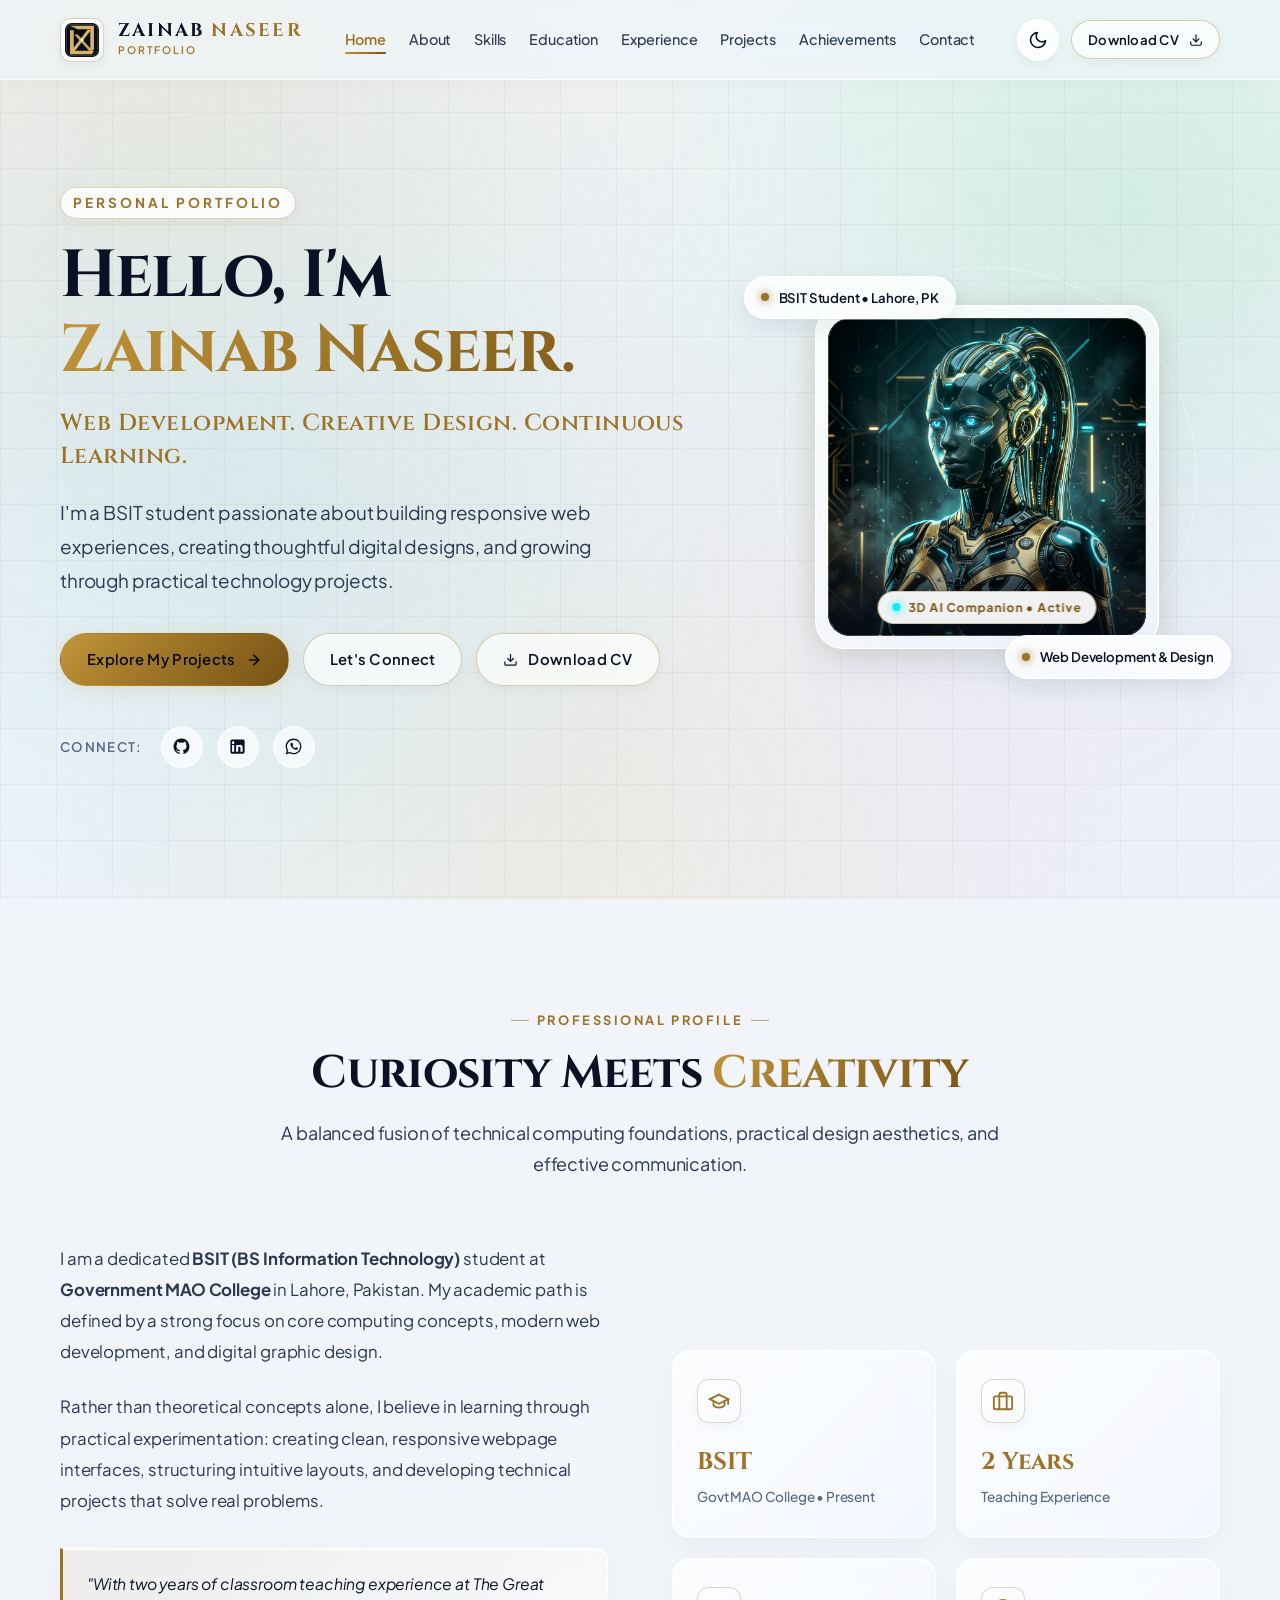
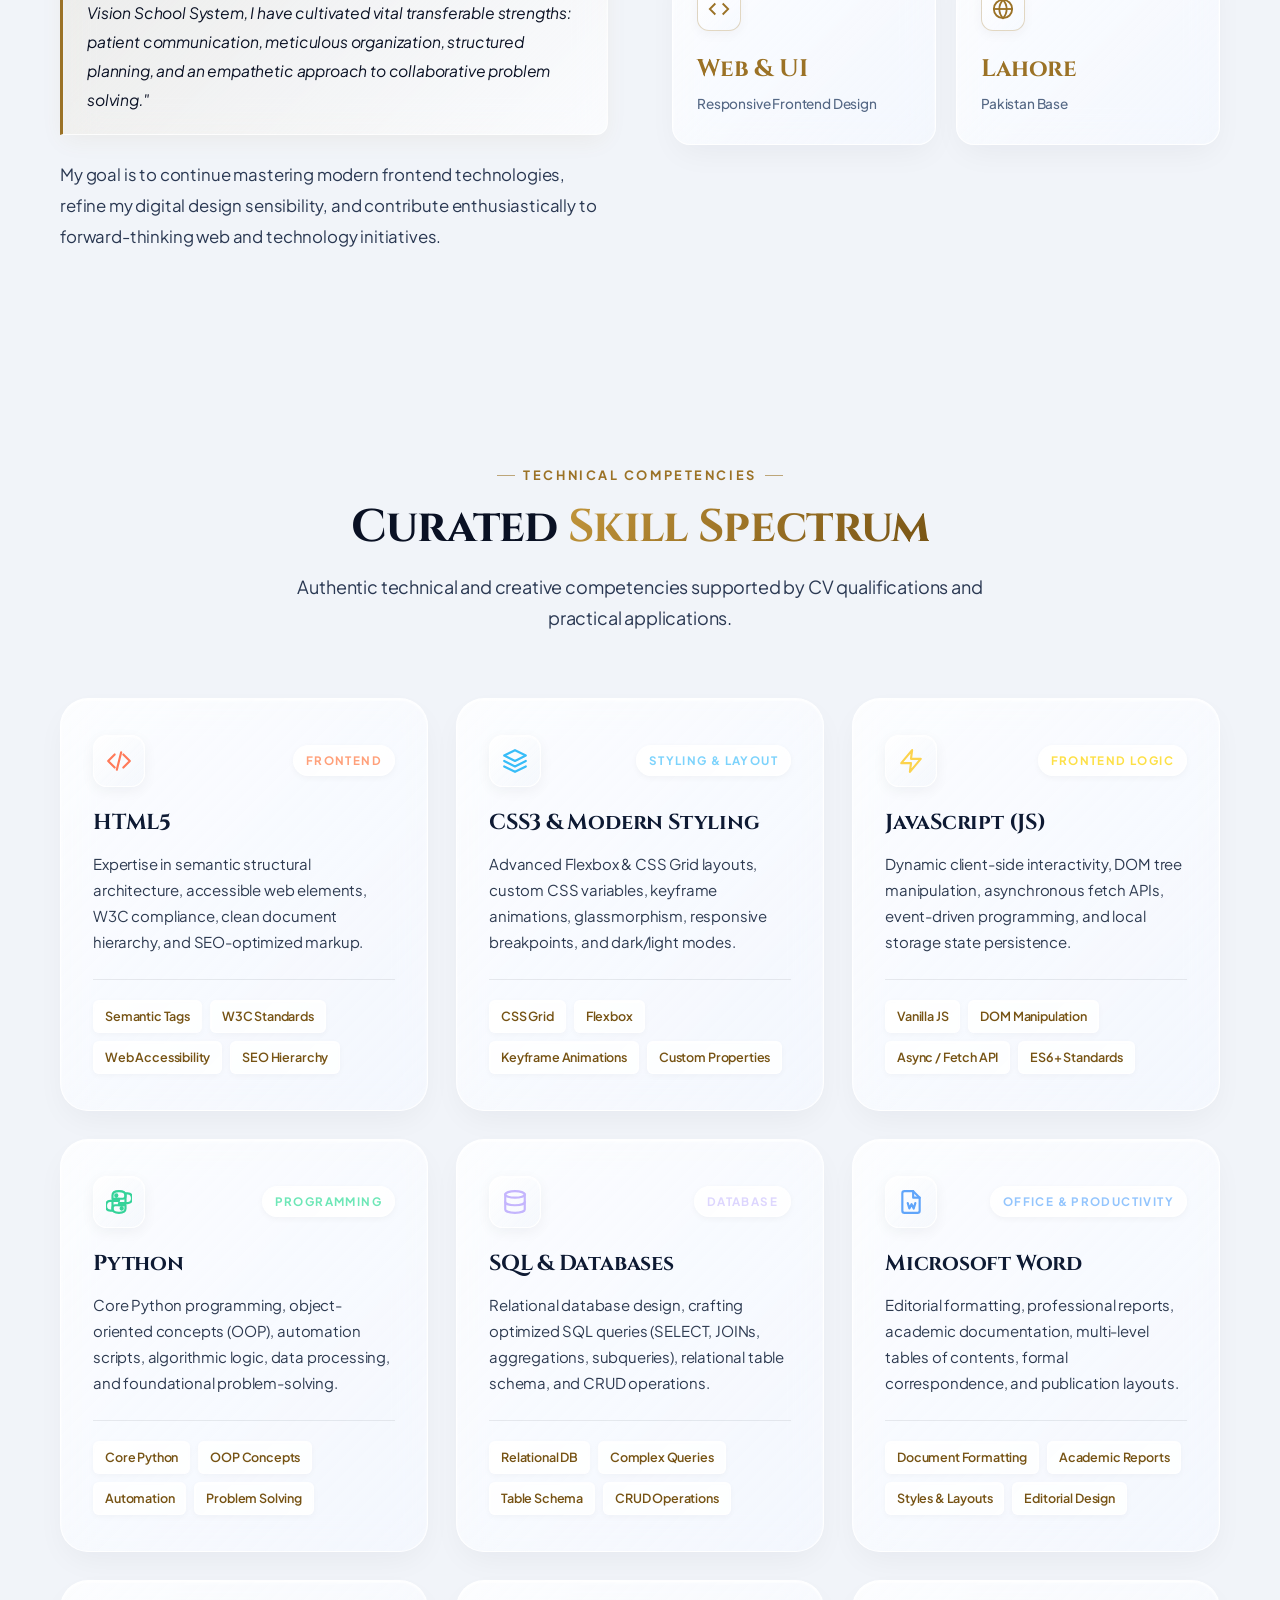
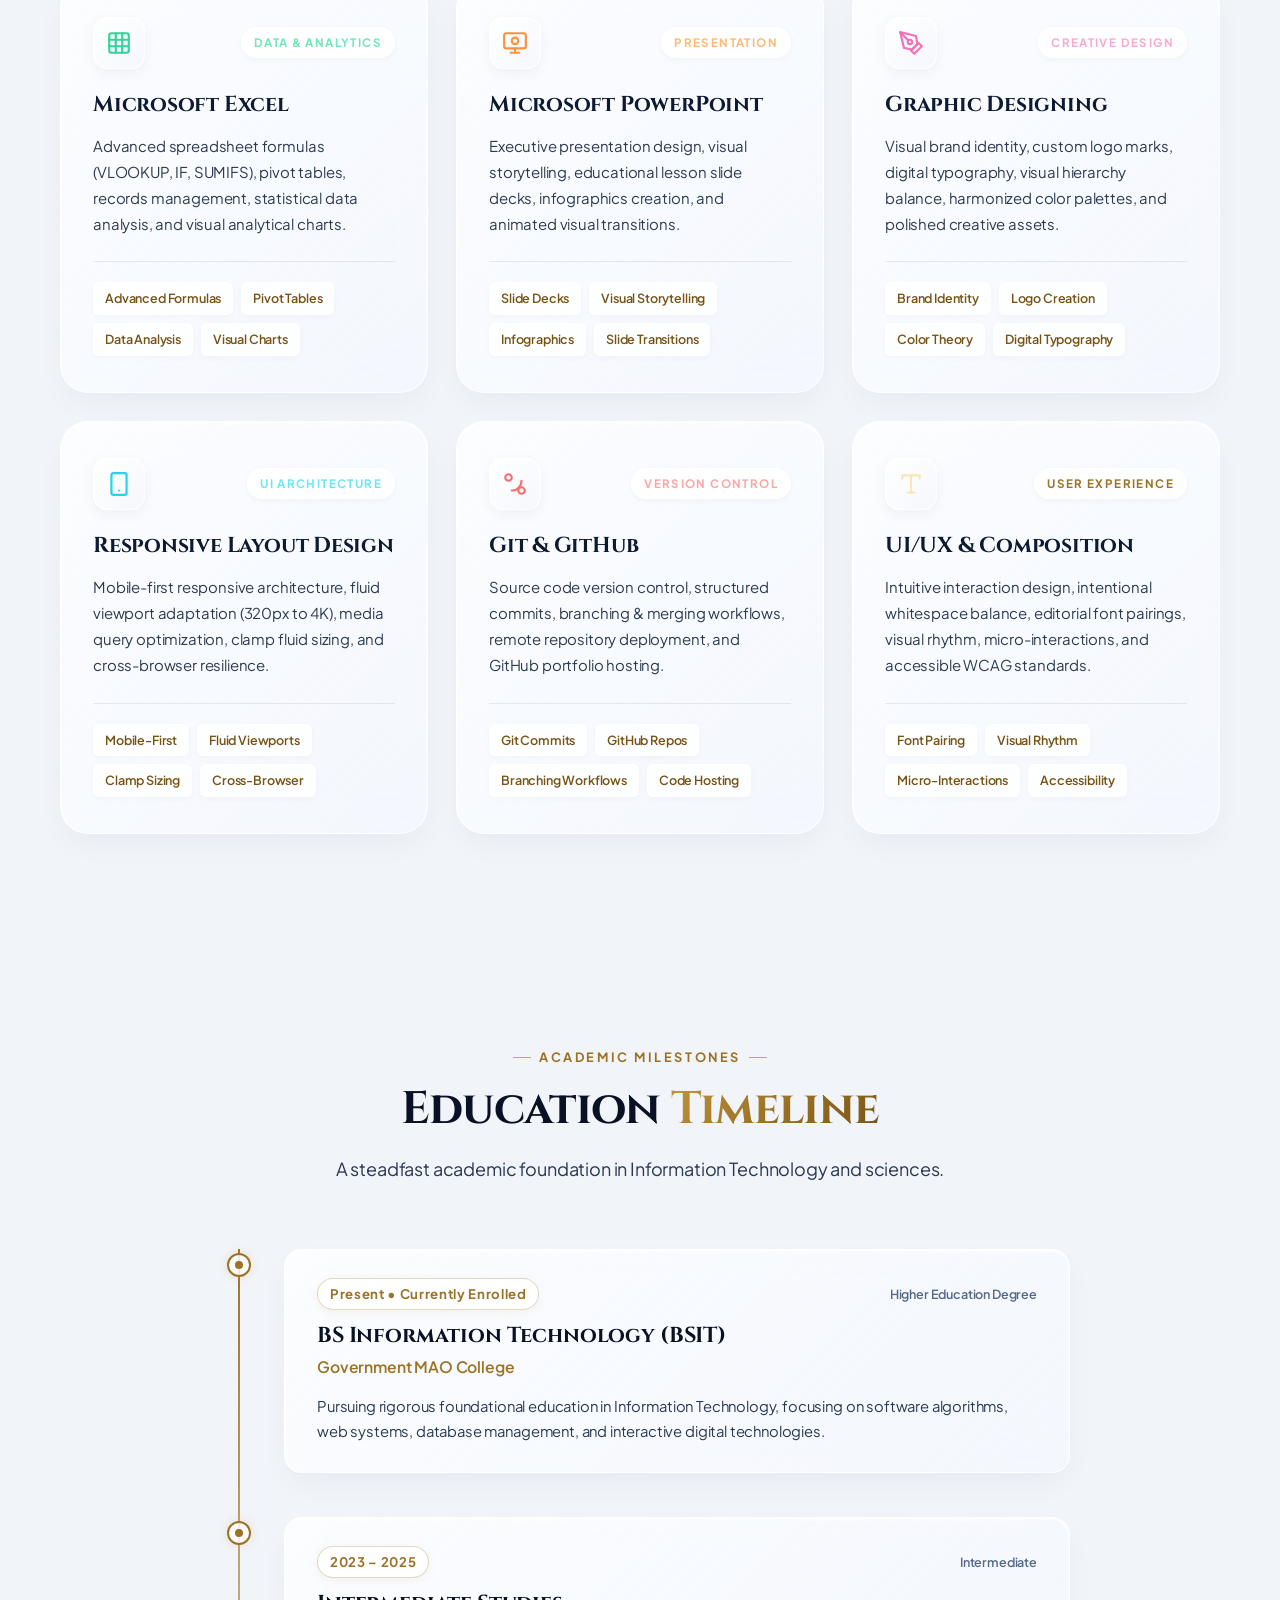
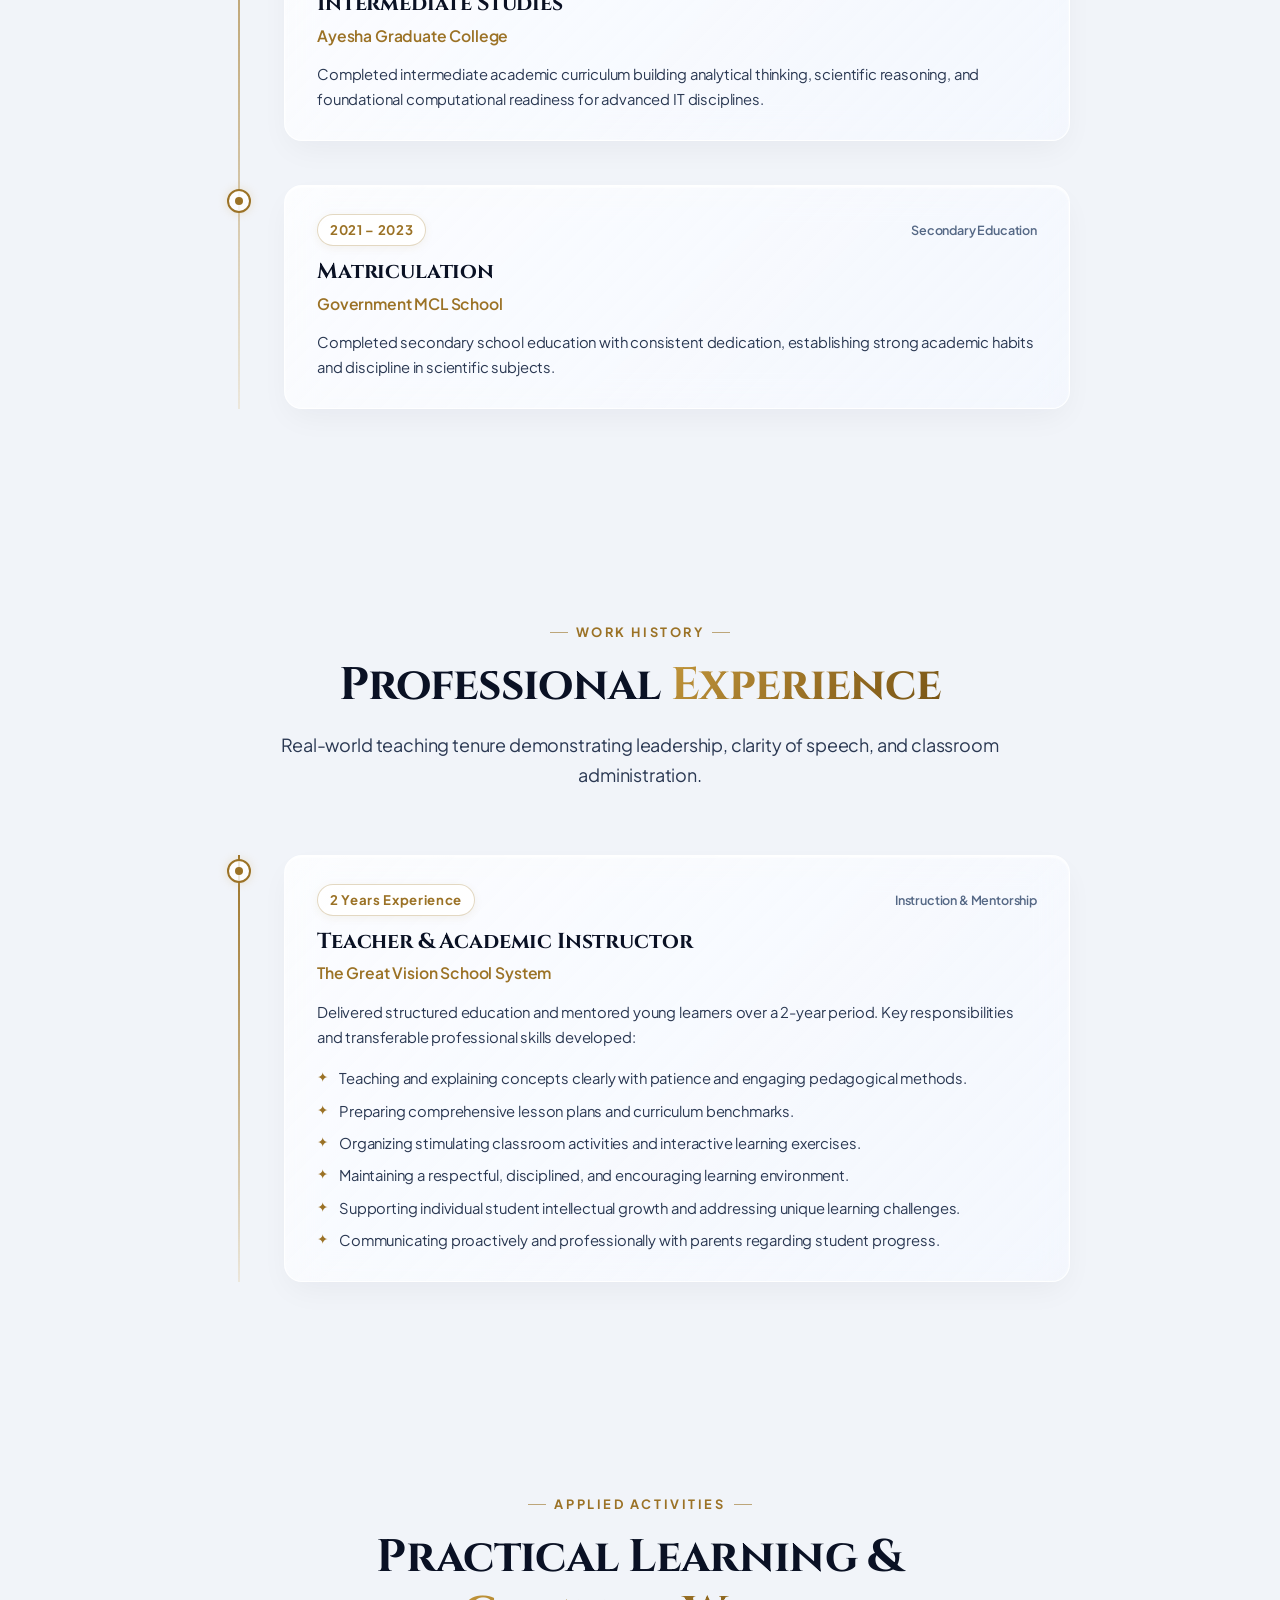
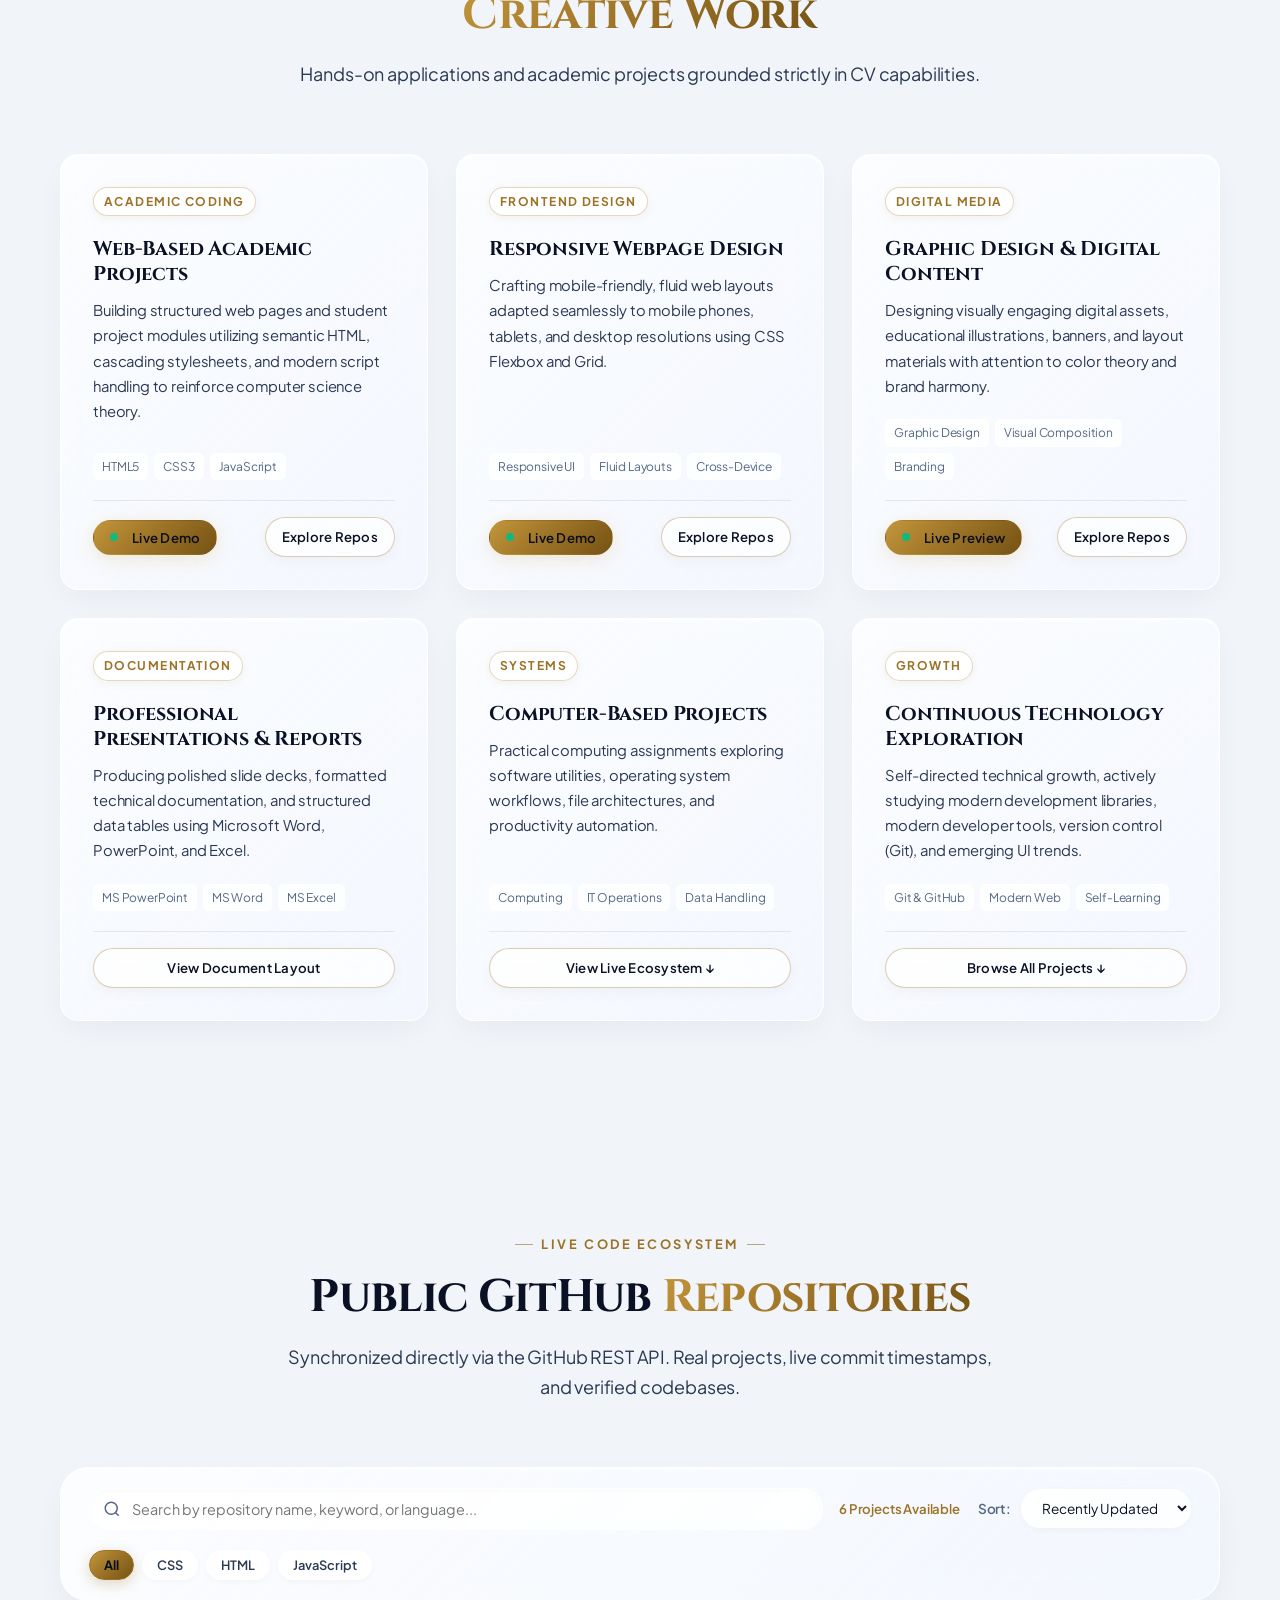
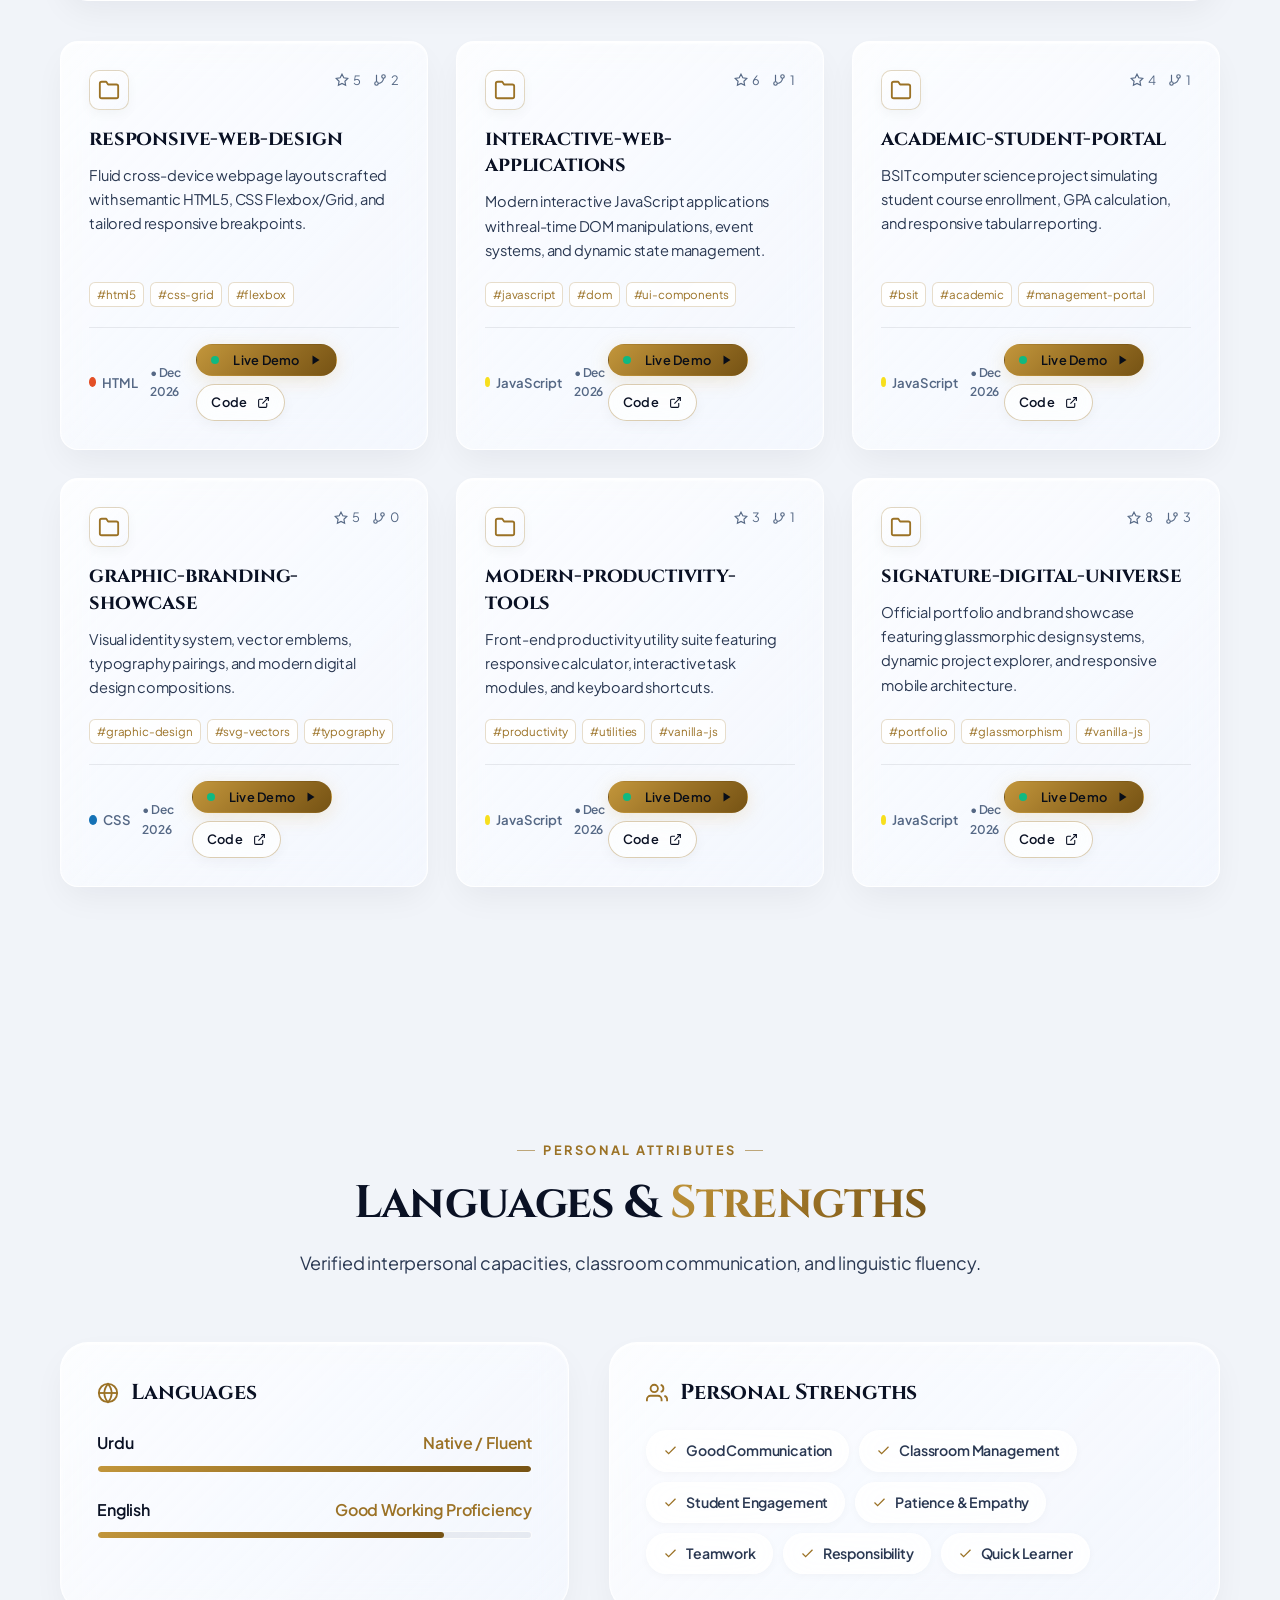
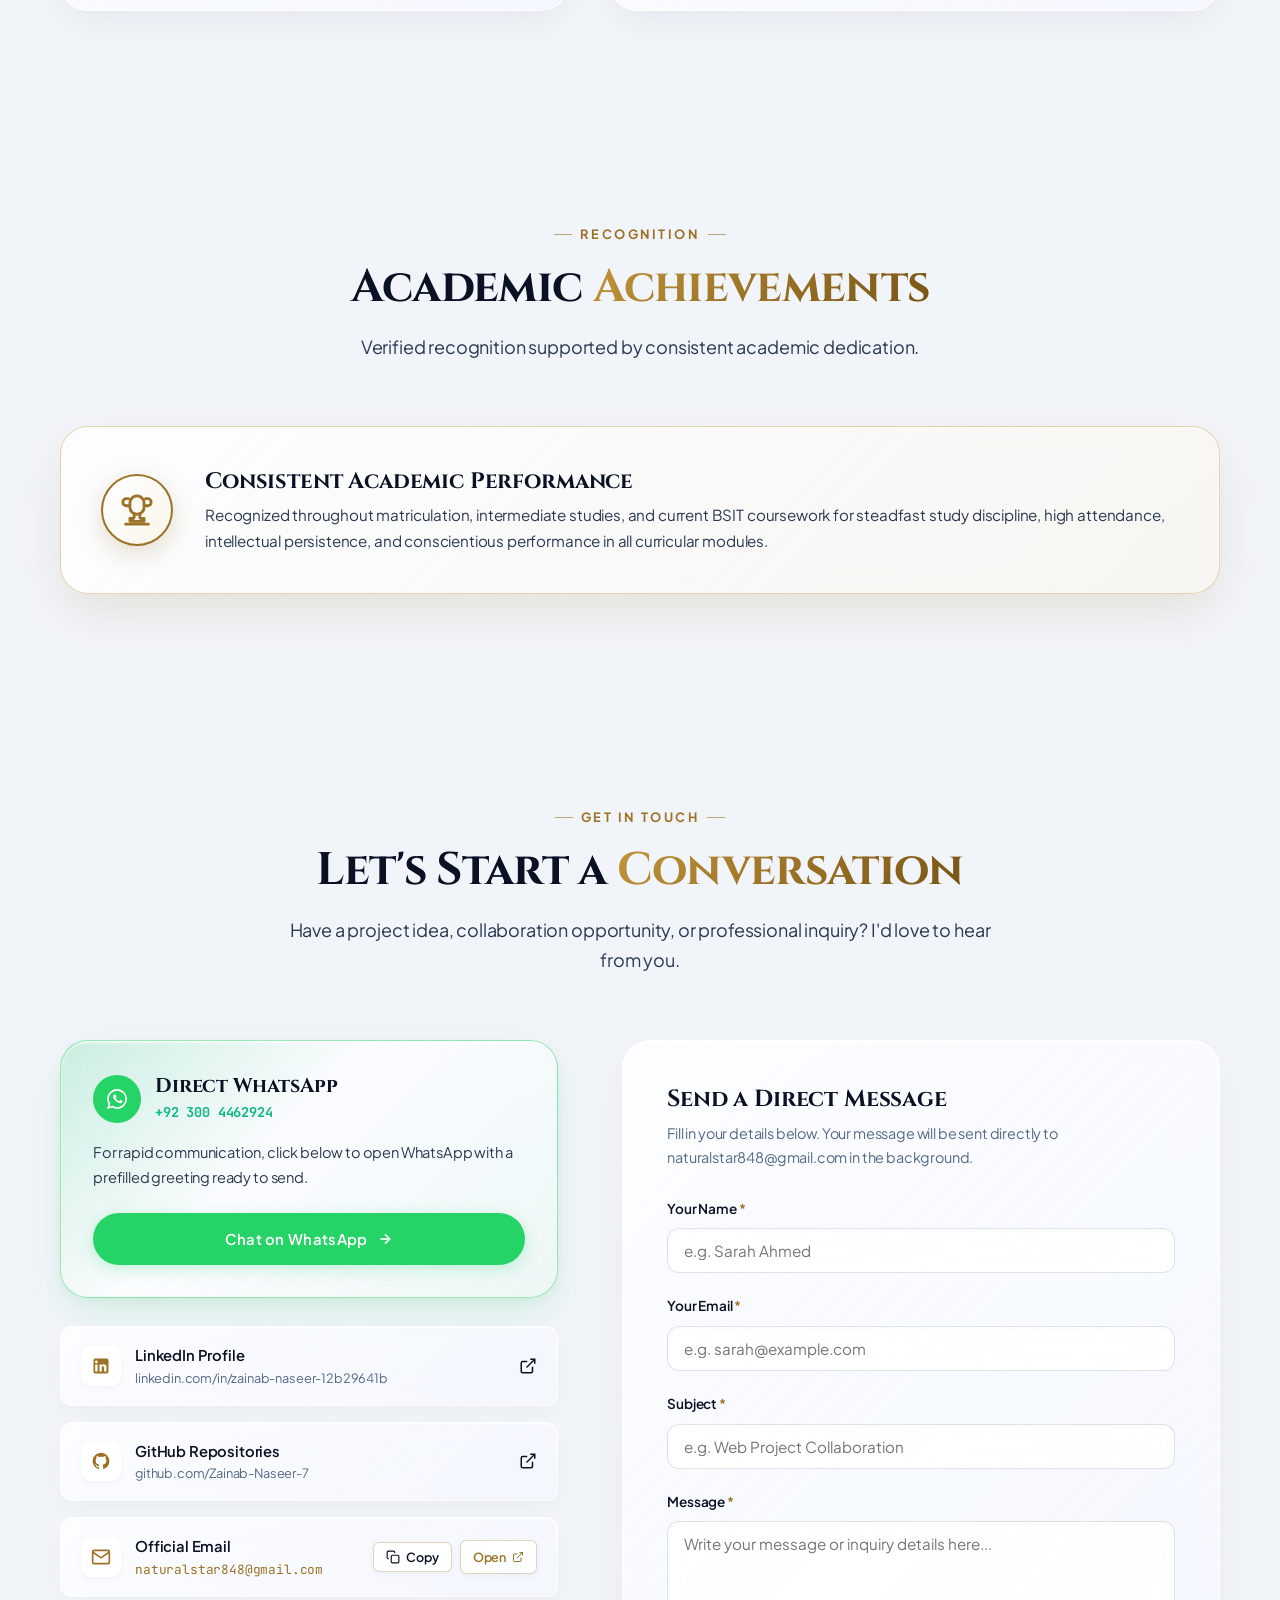
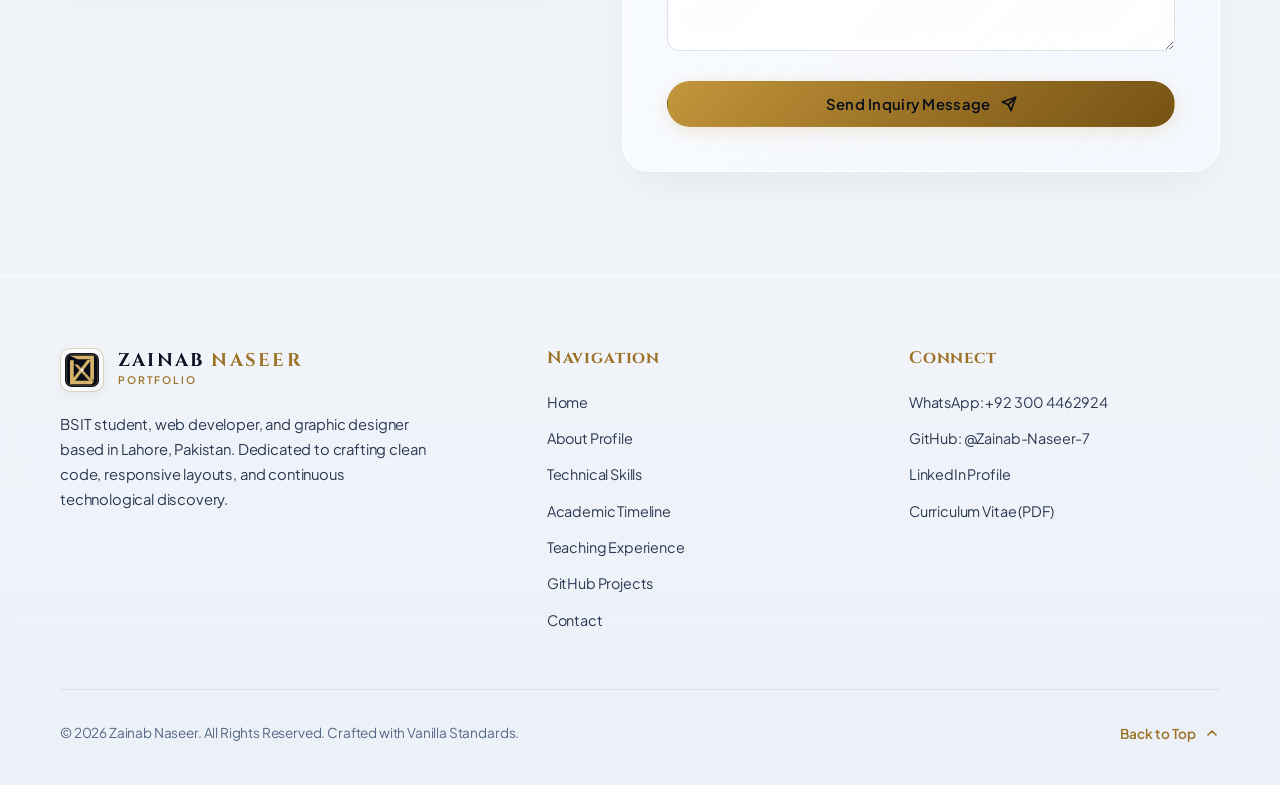
<file: index.html>
<!DOCTYPE html>
<html lang="en" data-theme="dark">
<head>
  <meta charset="UTF-8">
  <meta name="viewport" content="width=device-width, initial-scale=1.0">
  <title>Zainab Naseer — Signature Digital Universe | Web Developer &amp; Graphic Designer</title>

  <!-- Primary Meta SEO -->
  <meta name="description" content="Official portfolio of Zainab Naseer: BSIT student, web developer, and graphic designer based in Lahore, Pakistan. Explore interactive GitHub projects, academic timeline, and creative work.">
  <meta name="keywords" content="Zainab Naseer, Web Developer, Graphic Designer, BSIT Student, Lahore Pakistan, Portfolio, Frontend Engineer, HTML, CSS, JavaScript, Government MAO College">
  <meta name="author" content="Zainab Naseer">
  <meta name="robots" content="index, follow">

  <!-- Open Graph / Facebook -->
  <meta property="og:type" content="website">
  <meta property="og:title" content="Zainab Naseer — Signature Digital Universe">
  <meta property="og:description" content="BSIT Student, Web Developer &amp; Graphic Designer based in Lahore, Pakistan. Discover live GitHub repositories, education, and creative capabilities.">
  <meta property="og:image" content="./avatar.svg">
  <meta property="og:locale" content="en_US">

  <!-- Twitter Meta -->
  <meta name="twitter:card" content="summary_large_image">
  <meta name="twitter:title" content="Zainab Naseer — Signature Digital Universe">
  <meta name="twitter:description" content="BSIT Student, Web Developer &amp; Graphic Designer based in Lahore, Pakistan. Explore live GitHub projects and portfolio.">
  <meta name="twitter:image" content="./avatar.svg">

  <!-- Favicon References (Flat Root Path) -->
  <link rel="icon" type="image/svg+xml" href="./favicon.svg">
  <link rel="apple-touch-icon" href="./avatar.svg">

  <!-- Preload & Inline Critical Theme Script to Prevent Flash -->
  <script>
    (function() {
      try {
        var savedTheme = localStorage.getItem('zn_theme_preference');
        var prefersDark = window.matchMedia('(prefers-color-scheme: dark)').matches;
        var theme = savedTheme ? savedTheme : (prefersDark ? 'dark' : 'light');
        document.documentElement.setAttribute('data-theme', theme);
      } catch (e) {}
    })();
  </script>

  <!-- Master Stylesheet (Flat Root Path) -->
  <link rel="stylesheet" href="./style.css">

  <!-- Structured Data: Schema.org Person -->
  <script type="application/ld+json">
  {
    "@context": "https://schema.org",
    "@type": "Person",
    "name": "Zainab Naseer",
    "email": "naturalstar848@gmail.com",
    "jobTitle": "BSIT Student, Web Developer & Graphic Designer",
    "address": {
      "@type": "PostalAddress",
      "addressLocality": "Lahore",
      "addressCountry": "Pakistan"
    },
    "alumniOf": [
      {
        "@type": "EducationalOrganization",
        "name": "Government MAO College"
      },
      {
        "@type": "EducationalOrganization",
        "name": "Ayesha Graduate College"
      },
      {
        "@type": "EducationalOrganization",
        "name": "Government MCL School"
      }
    ],
    "sameAs": [
      "https://github.com/Zainab-Naseer-7",
      "https://www.linkedin.com/in/zainab-naseer-12b29641b"
    ],
    "knowsAbout": [
      "Web Development",
      "HTML5",
      "CSS3",
      "JavaScript",
      "Graphic Design",
      "Microsoft Office",
      "Information Technology"
    ]
  }
  </script>
</head>
<body>

  <!-- Screen Reader Accessible Skip Link -->
  <a href="#main-content" class="skip-link">Skip to main content</a>

  <!-- ==========================================================================
       SIGNATURE HEADER & LUXURY NAVIGATION
       ========================================================================== -->
  <header class="site-header" role="banner">
    <div class="container nav-container">
      
      <!-- Brand Logo / Monogram Link -->
      <a href="#hero" class="brand-link" aria-label="Zainab Naseer Homepage">
        <div class="brand-crest" aria-hidden="true">
          <!-- Embedded Crisp Vector Monogram -->
          <svg viewBox="0 0 100 100" width="100%" height="100%" fill="none">
            <rect width="100" height="100" rx="20" fill="#080D18" />
            <rect x="4" y="4" width="92" height="92" rx="16" stroke="#D6B36A" stroke-width="2" stroke-opacity="0.4" />
            <g transform="translate(50, 50) scale(0.32)">
              <path d="M-110 -130 L90 -130 L110 -98 L-40 -98 Z" fill="#D6B36A" />
              <path d="M-110 -90 L-76 -90 L-76 130 L-110 130 Z" fill="#D6B36A" />
              <path d="M85 -95 L-65 100 L-100 100 L50 -95 Z" fill="#D6B36A" />
              <path d="M-72 -50 L75 110 L108 110 L-38 -50 Z" fill="#D6B36A" fill-opacity="0.9" />
              <path d="M76 -130 L110 -130 L110 90 L76 90 Z" fill="#D6B36A" />
              <path d="M-90 98 L110 98 L90 130 L-110 130 Z" fill="#D6B36A" />
              <polygon points="0,-16 16,0 0,16 -16,0" fill="#FFF8E7" />
            </g>
          </svg>
        </div>
        <div class="brand-text-wrap">
          <span class="brand-name">ZAINAB <span>NASEER</span></span>
          <span class="brand-tag">PORTFOLIO</span>
        </div>
      </a>

      <!-- Desktop Nav Links -->
      <nav class="nav-menu" role="navigation" aria-label="Primary Navigation">
        <ul class="nav-links">
          <li><a href="#hero" class="nav-link active">Home</a></li>
          <li><a href="#about" class="nav-link">About</a></li>
          <li><a href="#skills" class="nav-link">Skills</a></li>
          <li><a href="#education" class="nav-link">Education</a></li>
          <li><a href="#experience" class="nav-link">Experience</a></li>
          <li><a href="#projects" class="nav-link">Projects</a></li>
          <li><a href="#achievements" class="nav-link">Achievements</a></li>
          <li><a href="#contact" class="nav-link">Contact</a></li>
        </ul>
      </nav>

      <!-- Nav Actions (Theme Toggle, Download CV, Mobile Toggle) -->
      <div class="nav-actions">
        <!-- Theme Toggle -->
        <button type="button" class="theme-toggle-btn" id="theme-toggle-btn" aria-label="Toggle theme mode" title="Toggle theme mode">
          <!-- Sun Icon -->
          <svg class="theme-icon-sun" viewBox="0 0 24 24" fill="none" stroke="currentColor" stroke-width="2" stroke-linecap="round" stroke-linejoin="round" aria-hidden="true">
            <circle cx="12" cy="12" r="5"></circle>
            <line x1="12" y1="1" x2="12" y2="3"></line>
            <line x1="12" y1="21" x2="12" y2="23"></line>
            <line x1="4.22" y1="4.22" x2="5.64" y2="5.64"></line>
            <line x1="18.36" y1="18.36" x2="19.78" y2="19.78"></line>
            <line x1="1" y1="12" x2="3" y2="12"></line>
            <line x1="21" y1="12" x2="23" y2="12"></line>
            <line x1="4.22" y1="19.78" x2="5.64" y2="18.36"></line>
            <line x1="18.36" y1="5.64" x2="19.78" y2="4.22"></line>
          </svg>
          <!-- Moon Icon -->
          <svg class="theme-icon-moon" viewBox="0 0 24 24" fill="none" stroke="currentColor" stroke-width="2" stroke-linecap="round" stroke-linejoin="round" aria-hidden="true">
            <path d="M21 12.79A9 9 0 1 1 11.21 3 7 7 0 0 0 21 12.79z"></path>
          </svg>
        </button>

        <!-- Download CV Header Button -->
        <a href="#cv-modal" class="btn btn-outline btn-sm js-download-cv">
          <span>Download CV</span>
          <svg width="14" height="14" viewBox="0 0 24 24" fill="none" stroke="currentColor" stroke-width="2" stroke-linecap="round" stroke-linejoin="round" aria-hidden="true">
            <path d="M21 15v4a2 2 0 0 1-2 2H5a2 2 0 0 1-2-2v-4"></path>
            <polyline points="7 10 12 15 17 10"></polyline>
            <line x1="12" y1="15" x2="12" y2="3"></line>
          </svg>
        </a>

        <!-- Mobile Menu Toggle Button -->
        <button type="button" class="mobile-toggle" id="mobile-toggle" aria-label="Toggle navigation drawer" aria-expanded="false" aria-controls="mobile-drawer">
          <span></span>
          <span></span>
          <span></span>
        </button>
      </div>

    </div>
  </header>

  <!-- Mobile Drawer & Backdrop Overlay -->
  <div class="mobile-nav-overlay" id="mobile-overlay" aria-hidden="true"></div>
  <aside class="mobile-nav-drawer" id="mobile-drawer" role="dialog" aria-modal="true" aria-label="Mobile Navigation">
    <div class="mobile-nav-header" style="margin-bottom: 2rem;">
      <span class="brand-name" style="font-size: 1.25rem;">ZAINAB <span style="color: var(--color-gold);">NASEER</span></span>
      <p style="font-size: 0.8rem; color: var(--color-gold); margin-top: 4px;">DIGITAL PORTFOLIO</p>
    </div>
    <ul class="mobile-nav-links">
      <li><a href="#hero" class="mobile-nav-link">Home</a></li>
      <li><a href="#about" class="mobile-nav-link">About</a></li>
      <li><a href="#skills" class="mobile-nav-link">Skills</a></li>
      <li><a href="#education" class="mobile-nav-link">Education</a></li>
      <li><a href="#experience" class="mobile-nav-link">Experience</a></li>
      <li><a href="#projects" class="mobile-nav-link">Projects</a></li>
      <li><a href="#achievements" class="mobile-nav-link">Achievements</a></li>
      <li><a href="#contact" class="mobile-nav-link">Contact</a></li>
    </ul>
    <div style="margin-top: auto; padding-top: 2rem; display: flex; flex-direction: column; gap: 12px;">
      <a href="#cv-modal" class="btn btn-outline js-download-cv">
        Download CV
      </a>
      <a href="https://wa.me/923004462924" class="btn btn-whatsapp js-whatsapp-link">
        Chat on WhatsApp
      </a>
    </div>
  </aside>

  <!-- ==========================================================================
       MAIN CONTENT CONTAINER
       ========================================================================== -->
  <main id="main-content">

    <!-- ==========================================================================
         01. SIGNATURE HERO EXPERIENCE
         ========================================================================== -->
    <section class="hero-section" id="hero" aria-labelledby="hero-heading">
      <div class="container hero-grid">
        
        <!-- Left Hero Column -->
        <div class="hero-content">
          <div class="hero-eyebrow">
            <span class="hero-eyebrow-badge">PERSONAL PORTFOLIO</span>
          </div>

          <h1 class="hero-title" id="hero-heading">
            Hello, I'm <span>Zainab Naseer.</span>
          </h1>

          <div class="hero-subtitle">
            Web Development. Creative Design. Continuous Learning.
          </div>

          <p class="hero-description">
            I'm a BSIT student passionate about building responsive web experiences, creating thoughtful digital designs, and growing through practical technology projects.
          </p>

          <!-- Call to Actions -->
          <div class="hero-cta-group">
            <a href="#projects" class="btn btn-primary">
              <span>Explore My Projects</span>
              <svg width="16" height="16" viewBox="0 0 24 24" fill="none" stroke="currentColor" stroke-width="2.5" stroke-linecap="round" stroke-linejoin="round" aria-hidden="true">
                <line x1="5" y1="12" x2="19" y2="12"></line>
                <polyline points="12 5 19 12 12 19"></polyline>
              </svg>
            </a>

            <a href="#contact" class="btn btn-outline">
              <span>Let's Connect</span>
            </a>

            <a href="#cv-modal" class="btn btn-outline js-download-cv" title="Download CV">
              <svg width="15" height="15" viewBox="0 0 24 24" fill="none" stroke="currentColor" stroke-width="2" aria-hidden="true">
                <path d="M21 15v4a2 2 0 0 1-2 2H5a2 2 0 0 1-2-2v-4"></path>
                <polyline points="7 10 12 15 17 10"></polyline>
                <line x1="12" y1="15" x2="12" y2="3"></line>
              </svg>
              <span>Download CV</span>
            </a>
          </div>

          <!-- Social Quick Links -->
          <div class="hero-socials">
            <span class="hero-social-label">Connect:</span>
            
            <a href="https://github.com/Zainab-Naseer-7" target="_blank" rel="noopener noreferrer" class="btn-icon" aria-label="Visit Zainab Naseer on GitHub">
              <svg width="19" height="19" viewBox="0 0 24 24" fill="currentColor" aria-hidden="true">
                <path fill-rule="evenodd" clip-rule="evenodd" d="M12 2C6.477 2 2 6.484 2 12.017c0 4.425 2.865 8.18 6.839 9.504.5.092.682-.217.682-.483 0-.237-.008-.868-.013-1.703-2.782.605-3.369-1.343-3.369-1.343-.454-1.158-1.11-1.466-1.11-1.466-.908-.62.069-.608.069-.608 1.003.07 1.53 1.032 1.53 1.032.892 1.53 2.341 1.088 2.91.832.092-.647.35-1.088.636-1.338-2.22-.253-4.555-1.113-4.555-4.951 0-1.093.39-1.988 1.029-2.688-.103-.253-.446-1.272.098-2.65 0 0 .84-.27 2.75 1.026A9.564 9.564 0 0112 6.844c.85.004 1.705.115 2.504.337 1.909-1.296 2.747-1.027 2.747-1.027.546 1.379.202 2.398.1 2.651.64.7 1.028 1.595 1.028 2.688 0 3.848-2.339 4.695-4.566 4.943.359.309.678.92.678 1.855 0 1.338-.012 2.419-.012 2.747 0 .268.18.58.688.482A10.019 10.019 0 0022 12.017C22 6.484 17.522 2 12 2z"></path>
              </svg>
            </a>

            <a href="https://www.linkedin.com/in/zainab-naseer-12b29641b" target="_blank" rel="noopener noreferrer" class="btn-icon" aria-label="Visit Zainab Naseer on LinkedIn">
              <svg width="19" height="19" viewBox="0 0 24 24" fill="currentColor" aria-hidden="true">
                <path d="M19 3a2 2 0 0 1 2 2v14a2 2 0 0 1-2 2H5a2 2 0 0 1-2-2V5a2 2 0 0 1 2-2h14m-.5 15.5v-5.3a3.26 3.26 0 0 0-3.26-3.26c-.85 0-1.84.52-2.28 1.3v-1.11h-2.79v8.37h2.79v-4.93c0-.77.62-1.4 1.39-1.4a1.4 1.4 0 0 1 1.4 1.4v4.93h2.75M6.46 8.76a1.64 1.64 0 0 0 0-3.28 1.64 1.64 0 0 0 0 3.28M5.07 18.5h2.78v-8.37H5.07v8.37z"></path>
              </svg>
            </a>

            <a href="https://wa.me/923004462924" class="btn-icon js-whatsapp-link" aria-label="Open WhatsApp conversation with Zainab Naseer">
              <svg width="19" height="19" viewBox="0 0 24 24" fill="currentColor" aria-hidden="true">
                <path d="M12.04 2C6.58 2 2.13 6.45 2.13 11.91C2.13 13.66 2.59 15.36 3.45 16.86L2.05 22L7.3 20.62C8.75 21.41 10.38 21.83 12.04 21.83C17.5 21.83 21.95 17.38 21.95 11.92C21.95 9.27 20.92 6.78 19.05 4.91C17.18 3.03 14.69 2 12.04 2M12.05 3.67C14.25 3.67 16.31 4.53 17.87 6.09C19.42 7.65 20.28 9.72 20.28 11.92C20.28 16.46 16.58 20.15 12.04 20.15C10.56 20.15 9.11 19.76 7.85 19L7.55 18.83L4.43 19.65L5.26 16.61L5.06 16.29C4.24 14.99 3.81 13.47 3.81 11.91C3.81 7.37 7.5 3.67 12.05 3.67M9.53 7.33C9.37 7.33 9.12 7.39 8.9 7.63C8.68 7.87 8.07 8.44 8.07 9.61C8.07 10.78 8.92 11.91 9.04 12.07C9.16 12.23 10.67 14.56 13 15.56C13.55 15.8 13.98 15.94 14.32 16.05C14.88 16.23 15.39 16.2 15.79 16.14C16.24 16.07 17.18 15.57 17.37 15.02C17.56 14.47 17.56 14 17.5 13.9C17.44 13.8 17.29 13.74 17.07 13.63C16.85 13.52 15.77 12.99 15.57 12.92C15.37 12.85 15.22 12.81 15.07 13.04C14.92 13.27 14.5 13.78 14.37 13.93C14.24 14.08 14.11 14.1 13.89 13.99C13.67 13.88 12.96 13.65 12.11 12.89C11.45 12.3 11 11.57 10.87 11.35C10.74 11.13 10.86 11.01 10.97 10.9C11.07 10.8 11.19 10.64 11.3 10.51C11.41 10.38 11.45 10.28 11.52 10.14C11.59 10 11.55 9.87 11.5 9.76C11.45 9.65 11 8.55 10.81 8.09C10.63 7.64 10.45 7.7 10.31 7.7L9.89 7.7C9.74 7.7 9.53 7.33 9.53 7.33Z"></path>
              </svg>
            </a>
          </div>
        </div>

        <!-- Right Hero Visual Composition: Geometric Emblem & Orbital Accents -->
        <div class="hero-visual" aria-hidden="true">
          <div class="emblem-wrapper">
            <!-- Rotating Architectural Rings -->
            <div class="orbital-ring ring-outer"></div>
            <div class="orbital-ring ring-middle"></div>
            <div class="orbital-ring ring-inner"></div>

            <!-- Floating Badges -->
            <div class="floating-badge badge-top">
              <span class="badge-dot"></span>
              <span>BSIT Student • Lahore, PK</span>
            </div>

            <div class="floating-badge badge-bottom">
              <span class="badge-dot"></span>
              <span>Web Development &amp; Design</span>
            </div>

            <!-- Center Luxury 3D Cybernetic AI Companion (Robot Girl) -->
            <div class="emblem-core robot-3d-core" aria-label="Futuristic Luxury 3D Female Android Companion">
              <div class="robot-3d-wrapper">
                <img src="./robot-girl-3d.jpg" alt="Futuristic 3D Cybernetic Female Robot with Luxury Gold and Obsidian Armor" class="robot-3d-img" id="robot-3d-avatar" loading="eager" width="450" height="450" />
                <div class="robot-3d-glow-ring"></div>
                <div class="robot-3d-status-pill">
                  <span class="status-live-dot"></span>
                  <span>3D AI Companion • Active</span>
                </div>
              </div>
            </div>
          </div>
        </div>

      </div>
    </section>

    <!-- ==========================================================================
         02. PROFESSIONAL PROFILE / EDITORIAL ABOUT
         ========================================================================== -->
    <section class="section" id="about" aria-labelledby="about-heading">
      <div class="container">
        
        <header class="section-header">
          <div class="section-eyebrow">Professional Profile</div>
          <h2 class="section-title" id="about-heading">Curiosity Meets <span class="text-gold">Creativity</span></h2>
          <p class="section-subtitle">A balanced fusion of technical computing foundations, practical design aesthetics, and effective communication.</p>
        </header>

        <div class="about-grid">
          <!-- Editorial Narrative -->
          <div class="about-narrative">
            <p>
              I am a dedicated <strong>BSIT (BS Information Technology)</strong> student at <strong>Government MAO College</strong> in Lahore, Pakistan. My academic path is defined by a strong focus on core computing concepts, modern web development, and digital graphic design.
            </p>
            <p>
              Rather than theoretical concepts alone, I believe in learning through practical experimentation: creating clean, responsive webpage interfaces, structuring intuitive layouts, and developing technical projects that solve real problems.
            </p>
            
            <div class="about-highlight-box">
              <p>
                "With two years of classroom teaching experience at The Great Vision School System, I have cultivated vital transferable strengths: patient communication, meticulous organization, structured planning, and an empathetic approach to collaborative problem solving."
              </p>
            </div>

            <p>
              My goal is to continue mastering modern frontend technologies, refine my digital design sensibility, and contribute enthusiastically to forward-thinking web and technology initiatives.
            </p>
          </div>

          <!-- Key Fact Cards Grid -->
          <div class="about-cards-grid">
            
            <div class="fact-card">
              <div class="fact-icon" aria-hidden="true">
                <svg width="22" height="22" viewBox="0 0 24 24" fill="none" stroke="currentColor" stroke-width="2">
                  <path d="M22 10v6M2 10l10-5 10 5-10 5z"></path>
                  <path d="M6 12v5c3 3 9 3 12 0v-5"></path>
                </svg>
              </div>
              <span class="fact-number">BSIT</span>
              <span class="fact-label">Govt MAO College • Present</span>
            </div>

            <div class="fact-card">
              <div class="fact-icon" aria-hidden="true">
                <svg width="22" height="22" viewBox="0 0 24 24" fill="none" stroke="currentColor" stroke-width="2">
                  <rect x="2" y="7" width="20" height="14" rx="2" ry="2"></rect>
                  <path d="M16 21V5a2 2 0 0 0-2-2h-4a2 2 0 0 0-2 2v16"></path>
                </svg>
              </div>
              <span class="fact-number">2 Years</span>
              <span class="fact-label">Teaching Experience</span>
            </div>

            <div class="fact-card">
              <div class="fact-icon" aria-hidden="true">
                <svg width="22" height="22" viewBox="0 0 24 24" fill="none" stroke="currentColor" stroke-width="2">
                  <polyline points="16 18 22 12 16 6"></polyline>
                  <polyline points="8 6 2 12 8 18"></polyline>
                </svg>
              </div>
              <span class="fact-number">Web &amp; UI</span>
              <span class="fact-label">Responsive Frontend Design</span>
            </div>

            <div class="fact-card">
              <div class="fact-icon" aria-hidden="true">
                <svg width="22" height="22" viewBox="0 0 24 24" fill="none" stroke="currentColor" stroke-width="2">
                  <circle cx="12" cy="12" r="10"></circle>
                  <path d="M12 2a14.5 14.5 0 0 0 0 20 14.5 14.5 0 0 0 0-20"></path>
                  <path d="M2 12h20"></path>
                </svg>
              </div>
              <span class="fact-number">Lahore</span>
              <span class="fact-label">Pakistan Base</span>
            </div>

          </div>
        </div>

      </div>
    </section>

    <!-- ==========================================================================
         03. SKILLS EXPERIENCE (3 Curated Visual Categories)
         ========================================================================== -->
    <section class="section" id="skills" aria-labelledby="skills-heading">
      <div class="container">
        
        <header class="section-header">
          <div class="section-eyebrow">Technical Competencies</div>
          <h2 class="section-title" id="skills-heading">Curated <span class="text-gold">Skill Spectrum</span></h2>
          <p class="section-subtitle">Authentic technical and creative competencies supported by CV qualifications and practical applications.</p>
        </header>

        <div class="skills-grid">

          <!-- Skill Box 1: HTML5 -->
          <article class="skill-box-card skill-theme-html" aria-label="Skill: HTML5">
            <div class="skill-box-header">
              <div class="skill-box-icon" aria-hidden="true">
                <svg width="26" height="26" viewBox="0 0 24 24" fill="none" stroke="currentColor" stroke-width="2" stroke-linecap="round" stroke-linejoin="round">
                  <polyline points="16 18 22 12 16 6"></polyline>
                  <polyline points="8 6 2 12 8 18"></polyline>
                  <line x1="14" y1="4" x2="10" y2="20"></line>
                </svg>
              </div>
              <span class="skill-category-badge">FRONTEND</span>
            </div>
            <h3 class="skill-box-title">HTML5</h3>
            <p class="skill-box-description">
              Expertise in semantic structural architecture, accessible web elements, W3C compliance, clean document hierarchy, and SEO-optimized markup.
            </p>
            <div class="skill-box-tags">
              <span class="skill-box-tag">Semantic Tags</span>
              <span class="skill-box-tag">W3C Standards</span>
              <span class="skill-box-tag">Web Accessibility</span>
              <span class="skill-box-tag">SEO Hierarchy</span>
            </div>
          </article>

          <!-- Skill Box 2: CSS3 -->
          <article class="skill-box-card skill-theme-css" aria-label="Skill: CSS3">
            <div class="skill-box-header">
              <div class="skill-box-icon" aria-hidden="true">
                <svg width="26" height="26" viewBox="0 0 24 24" fill="none" stroke="currentColor" stroke-width="2" stroke-linecap="round" stroke-linejoin="round">
                  <path d="M12 2L2 7l10 5 10-5-10-5zM2 17l10 5 10-5M2 12l10 5 10-5"></path>
                </svg>
              </div>
              <span class="skill-category-badge">STYLING &amp; LAYOUT</span>
            </div>
            <h3 class="skill-box-title">CSS3 &amp; Modern Styling</h3>
            <p class="skill-box-description">
              Advanced Flexbox &amp; CSS Grid layouts, custom CSS variables, keyframe animations, glassmorphism, responsive breakpoints, and dark/light modes.
            </p>
            <div class="skill-box-tags">
              <span class="skill-box-tag">CSS Grid</span>
              <span class="skill-box-tag">Flexbox</span>
              <span class="skill-box-tag">Keyframe Animations</span>
              <span class="skill-box-tag">Custom Properties</span>
            </div>
          </article>

          <!-- Skill Box 3: JavaScript -->
          <article class="skill-box-card skill-theme-js" aria-label="Skill: JavaScript">
            <div class="skill-box-header">
              <div class="skill-box-icon" aria-hidden="true">
                <svg width="26" height="26" viewBox="0 0 24 24" fill="none" stroke="currentColor" stroke-width="2" stroke-linecap="round" stroke-linejoin="round">
                  <polygon points="13 2 3 14 12 14 11 22 21 10 12 10 13 2"></polygon>
                </svg>
              </div>
              <span class="skill-category-badge">FRONTEND LOGIC</span>
            </div>
            <h3 class="skill-box-title">JavaScript (JS)</h3>
            <p class="skill-box-description">
              Dynamic client-side interactivity, DOM tree manipulation, asynchronous fetch APIs, event-driven programming, and local storage state persistence.
            </p>
            <div class="skill-box-tags">
              <span class="skill-box-tag">Vanilla JS</span>
              <span class="skill-box-tag">DOM Manipulation</span>
              <span class="skill-box-tag">Async / Fetch API</span>
              <span class="skill-box-tag">ES6+ Standards</span>
            </div>
          </article>

          <!-- Skill Box 4: Python -->
          <article class="skill-box-card skill-theme-python" aria-label="Skill: Python">
            <div class="skill-box-header">
              <div class="skill-box-icon" aria-hidden="true">
                <svg width="26" height="26" viewBox="0 0 24 24" fill="none" stroke="currentColor" stroke-width="2" stroke-linecap="round" stroke-linejoin="round">
                  <path d="M12 2C8 2 6 3.5 6 6v3h6v2H4c-2.5 0-4 1.5-4 4.5S1.5 20 4 20h2v-2.5c0-1.5 1-2.5 2.5-2.5h7c1.5 0 2.5-1 2.5-2.5V6c0-2.5-2-4-6-4zm-2.5 3a1 1 0 1 1 0 2 1 1 0 0 1 0-2z"></path>
                  <path d="M12 22c4 0 6-1.5 6-4v-3h-6v-2h8c2.5 0 4-1.5 4-4.5S22.5 4 20 4h-2v2.5c0 1.5-1 2.5-2.5 2.5h-7C7 9 6 10 6 11.5V18c0 2.5 2 4 6 4zm2.5-3a1 1 0 1 1 0-2 1 1 0 0 1 0 2z"></path>
                </svg>
              </div>
              <span class="skill-category-badge">PROGRAMMING</span>
            </div>
            <h3 class="skill-box-title">Python</h3>
            <p class="skill-box-description">
              Core Python programming, object-oriented concepts (OOP), automation scripts, algorithmic logic, data processing, and foundational problem-solving.
            </p>
            <div class="skill-box-tags">
              <span class="skill-box-tag">Core Python</span>
              <span class="skill-box-tag">OOP Concepts</span>
              <span class="skill-box-tag">Automation</span>
              <span class="skill-box-tag">Problem Solving</span>
            </div>
          </article>

          <!-- Skill Box 5: SQL & Databases -->
          <article class="skill-box-card skill-theme-sql" aria-label="Skill: SQL and Databases">
            <div class="skill-box-header">
              <div class="skill-box-icon" aria-hidden="true">
                <svg width="26" height="26" viewBox="0 0 24 24" fill="none" stroke="currentColor" stroke-width="2" stroke-linecap="round" stroke-linejoin="round">
                  <ellipse cx="12" cy="5" rx="9" ry="3"></ellipse>
                  <path d="M21 12c0 1.66-4 3-9 3s-9-1.34-9-3"></path>
                  <path d="M3 5v14c0 1.66 4 3 9 3s9-1.34 9-3V5"></path>
                </svg>
              </div>
              <span class="skill-category-badge">DATABASE</span>
            </div>
            <h3 class="skill-box-title">SQL &amp; Databases</h3>
            <p class="skill-box-description">
              Relational database design, crafting optimized SQL queries (SELECT, JOINs, aggregations, subqueries), relational table schema, and CRUD operations.
            </p>
            <div class="skill-box-tags">
              <span class="skill-box-tag">Relational DB</span>
              <span class="skill-box-tag">Complex Queries</span>
              <span class="skill-box-tag">Table Schema</span>
              <span class="skill-box-tag">CRUD Operations</span>
            </div>
          </article>

          <!-- Skill Box 6: Microsoft Word -->
          <article class="skill-box-card skill-theme-word" aria-label="Skill: Microsoft Word">
            <div class="skill-box-header">
              <div class="skill-box-icon" aria-hidden="true">
                <svg width="26" height="26" viewBox="0 0 24 24" fill="none" stroke="currentColor" stroke-width="2" stroke-linecap="round" stroke-linejoin="round">
                  <path d="M14 2H6a2 2 0 0 0-2 2v16a2 2 0 0 0 2 2h12a2 2 0 0 0 2-2V8z"></path>
                  <polyline points="14 2 14 8 20 8"></polyline>
                  <path d="M9 13l1.5 5 2-4 2 4 1.5-5"></path>
                </svg>
              </div>
              <span class="skill-category-badge">OFFICE &amp; PRODUCTIVITY</span>
            </div>
            <h3 class="skill-box-title">Microsoft Word</h3>
            <p class="skill-box-description">
              Editorial formatting, professional reports, academic documentation, multi-level tables of contents, formal correspondence, and publication layouts.
            </p>
            <div class="skill-box-tags">
              <span class="skill-box-tag">Document Formatting</span>
              <span class="skill-box-tag">Academic Reports</span>
              <span class="skill-box-tag">Styles &amp; Layouts</span>
              <span class="skill-box-tag">Editorial Design</span>
            </div>
          </article>

          <!-- Skill Box 7: Microsoft Excel -->
          <article class="skill-box-card skill-theme-excel" aria-label="Skill: Microsoft Excel">
            <div class="skill-box-header">
              <div class="skill-box-icon" aria-hidden="true">
                <svg width="26" height="26" viewBox="0 0 24 24" fill="none" stroke="currentColor" stroke-width="2" stroke-linecap="round" stroke-linejoin="round">
                  <rect x="3" y="3" width="18" height="18" rx="2" ry="2"></rect>
                  <line x1="3" y1="9" x2="21" y2="9"></line>
                  <line x1="3" y1="15" x2="21" y2="15"></line>
                  <line x1="9" y1="3" x2="9" y2="21"></line>
                  <line x1="15" y1="3" x2="15" y2="21"></line>
                </svg>
              </div>
              <span class="skill-category-badge">DATA &amp; ANALYTICS</span>
            </div>
            <h3 class="skill-box-title">Microsoft Excel</h3>
            <p class="skill-box-description">
              Advanced spreadsheet formulas (VLOOKUP, IF, SUMIFS), pivot tables, records management, statistical data analysis, and visual analytical charts.
            </p>
            <div class="skill-box-tags">
              <span class="skill-box-tag">Advanced Formulas</span>
              <span class="skill-box-tag">Pivot Tables</span>
              <span class="skill-box-tag">Data Analysis</span>
              <span class="skill-box-tag">Visual Charts</span>
            </div>
          </article>

          <!-- Skill Box 8: Microsoft PowerPoint -->
          <article class="skill-box-card skill-theme-powerpoint" aria-label="Skill: Microsoft PowerPoint">
            <div class="skill-box-header">
              <div class="skill-box-icon" aria-hidden="true">
                <svg width="26" height="26" viewBox="0 0 24 24" fill="none" stroke="currentColor" stroke-width="2" stroke-linecap="round" stroke-linejoin="round">
                  <rect x="2" y="3" width="20" height="14" rx="2" ry="2"></rect>
                  <line x1="8" y1="21" x2="16" y2="21"></line>
                  <line x1="12" y1="17" x2="12" y2="21"></line>
                  <circle cx="12" cy="10" r="3"></circle>
                </svg>
              </div>
              <span class="skill-category-badge">PRESENTATION</span>
            </div>
            <h3 class="skill-box-title">Microsoft PowerPoint</h3>
            <p class="skill-box-description">
              Executive presentation design, visual storytelling, educational lesson slide decks, infographics creation, and animated visual transitions.
            </p>
            <div class="skill-box-tags">
              <span class="skill-box-tag">Slide Decks</span>
              <span class="skill-box-tag">Visual Storytelling</span>
              <span class="skill-box-tag">Infographics</span>
              <span class="skill-box-tag">Slide Transitions</span>
            </div>
          </article>

          <!-- Skill Box 9: Graphic Designing -->
          <article class="skill-box-card skill-theme-design" aria-label="Skill: Graphic Designing">
            <div class="skill-box-header">
              <div class="skill-box-icon" aria-hidden="true">
                <svg width="26" height="26" viewBox="0 0 24 24" fill="none" stroke="currentColor" stroke-width="2" stroke-linecap="round" stroke-linejoin="round">
                  <path d="M12 19l7-7 3 3-7 7-3-3z"></path>
                  <path d="M18 13l-1.5-7.5L2 2l3.5 14.5L13 18l5-5z"></path>
                  <path d="M2 2l7.586 7.586"></path>
                  <circle cx="11" cy="11" r="2"></circle>
                </svg>
              </div>
              <span class="skill-category-badge">CREATIVE DESIGN</span>
            </div>
            <h3 class="skill-box-title">Graphic Designing</h3>
            <p class="skill-box-description">
              Visual brand identity, custom logo marks, digital typography, visual hierarchy balance, harmonized color palettes, and polished creative assets.
            </p>
            <div class="skill-box-tags">
              <span class="skill-box-tag">Brand Identity</span>
              <span class="skill-box-tag">Logo Creation</span>
              <span class="skill-box-tag">Color Theory</span>
              <span class="skill-box-tag">Digital Typography</span>
            </div>
          </article>

          <!-- Skill Box 10: Responsive Web Design -->
          <article class="skill-box-card skill-theme-responsive" aria-label="Skill: Responsive Web Design">
            <div class="skill-box-header">
              <div class="skill-box-icon" aria-hidden="true">
                <svg width="26" height="26" viewBox="0 0 24 24" fill="none" stroke="currentColor" stroke-width="2" stroke-linecap="round" stroke-linejoin="round">
                  <rect x="5" y="2" width="14" height="20" rx="2" ry="2"></rect>
                  <line x1="12" y1="18" x2="12.01" y2="18"></line>
                </svg>
              </div>
              <span class="skill-category-badge">UI ARCHITECTURE</span>
            </div>
            <h3 class="skill-box-title">Responsive Layout Design</h3>
            <p class="skill-box-description">
              Mobile-first responsive architecture, fluid viewport adaptation (320px to 4K), media query optimization, clamp fluid sizing, and cross-browser resilience.
            </p>
            <div class="skill-box-tags">
              <span class="skill-box-tag">Mobile-First</span>
              <span class="skill-box-tag">Fluid Viewports</span>
              <span class="skill-box-tag">Clamp Sizing</span>
              <span class="skill-box-tag">Cross-Browser</span>
            </div>
          </article>

          <!-- Skill Box 11: Git & GitHub -->
          <article class="skill-box-card skill-theme-git" aria-label="Skill: Git and GitHub">
            <div class="skill-box-header">
              <div class="skill-box-icon" aria-hidden="true">
                <svg width="26" height="26" viewBox="0 0 24 24" fill="none" stroke="currentColor" stroke-width="2" stroke-linecap="round" stroke-linejoin="round">
                  <circle cx="18" cy="18" r="3"></circle>
                  <circle cx="6" cy="6" r="3"></circle>
                  <path d="M18 9a9 9 0 0 1-9 9"></path>
                </svg>
              </div>
              <span class="skill-category-badge">VERSION CONTROL</span>
            </div>
            <h3 class="skill-box-title">Git &amp; GitHub</h3>
            <p class="skill-box-description">
              Source code version control, structured commits, branching &amp; merging workflows, remote repository deployment, and GitHub portfolio hosting.
            </p>
            <div class="skill-box-tags">
              <span class="skill-box-tag">Git Commits</span>
              <span class="skill-box-tag">GitHub Repos</span>
              <span class="skill-box-tag">Branching Workflows</span>
              <span class="skill-box-tag">Code Hosting</span>
            </div>
          </article>

          <!-- Skill Box 12: UI/UX & Typography -->
          <article class="skill-box-card skill-theme-uiux" aria-label="Skill: UI/UX and Typography">
            <div class="skill-box-header">
              <div class="skill-box-icon" aria-hidden="true">
                <svg width="26" height="26" viewBox="0 0 24 24" fill="none" stroke="currentColor" stroke-width="2" stroke-linecap="round" stroke-linejoin="round">
                  <polyline points="4 7 4 4 20 4 20 7"></polyline>
                  <line x1="9" y1="20" x2="15" y2="20"></line>
                  <line x1="12" y1="4" x2="12" y2="20"></line>
                </svg>
              </div>
              <span class="skill-category-badge">USER EXPERIENCE</span>
            </div>
            <h3 class="skill-box-title">UI/UX &amp; Composition</h3>
            <p class="skill-box-description">
              Intuitive interaction design, intentional whitespace balance, editorial font pairings, visual rhythm, micro-interactions, and accessible WCAG standards.
            </p>
            <div class="skill-box-tags">
              <span class="skill-box-tag">Font Pairing</span>
              <span class="skill-box-tag">Visual Rhythm</span>
              <span class="skill-box-tag">Micro-Interactions</span>
              <span class="skill-box-tag">Accessibility</span>
            </div>
          </article>

        </div>

      </div>
    </section>

    <!-- ==========================================================================
         04. EDUCATION TIMELINE
         ========================================================================== -->
    <section class="section" id="education" aria-labelledby="edu-heading">
      <div class="container">
        
        <header class="section-header">
          <div class="section-eyebrow">Academic Milestones</div>
          <h2 class="section-title" id="edu-heading">Education <span class="text-gold">Timeline</span></h2>
          <p class="section-subtitle">A steadfast academic foundation in Information Technology and sciences.</p>
        </header>

        <div class="timeline-wrap">
          <div class="timeline-line" aria-hidden="true"></div>

          <!-- Milestone 1: BSIT -->
          <article class="timeline-item">
            <div class="timeline-marker" aria-hidden="true"></div>
            <div class="timeline-card">
              <div class="timeline-meta">
                <span class="timeline-period">Present • Currently Enrolled</span>
                <span class="timeline-status">Higher Education Degree</span>
              </div>
              <h3 class="timeline-role">BS Information Technology (BSIT)</h3>
              <div class="timeline-institution">Government MAO College</div>
              <p class="timeline-details">
                Pursuing rigorous foundational education in Information Technology, focusing on software algorithms, web systems, database management, and interactive digital technologies.
              </p>
            </div>
          </article>

          <!-- Milestone 2: Intermediate -->
          <article class="timeline-item">
            <div class="timeline-marker" aria-hidden="true"></div>
            <div class="timeline-card">
              <div class="timeline-meta">
                <span class="timeline-period">2023 – 2025</span>
                <span class="timeline-status">Intermediate</span>
              </div>
              <h3 class="timeline-role">Intermediate Studies</h3>
              <div class="timeline-institution">Ayesha Graduate College</div>
              <p class="timeline-details">
                Completed intermediate academic curriculum building analytical thinking, scientific reasoning, and foundational computational readiness for advanced IT disciplines.
              </p>
            </div>
          </article>

          <!-- Milestone 3: Matriculation -->
          <article class="timeline-item">
            <div class="timeline-marker" aria-hidden="true"></div>
            <div class="timeline-card">
              <div class="timeline-meta">
                <span class="timeline-period">2021 – 2023</span>
                <span class="timeline-status">Secondary Education</span>
              </div>
              <h3 class="timeline-role">Matriculation</h3>
              <div class="timeline-institution">Government MCL School</div>
              <p class="timeline-details">
                Completed secondary school education with consistent dedication, establishing strong academic habits and discipline in scientific subjects.
              </p>
            </div>
          </article>

        </div>

      </div>
    </section>

    <!-- ==========================================================================
         05. PROFESSIONAL EXPERIENCE (Teaching)
         ========================================================================== -->
    <section class="section" id="experience" aria-labelledby="exp-heading">
      <div class="container">
        
        <header class="section-header">
          <div class="section-eyebrow">Work History</div>
          <h2 class="section-title" id="exp-heading">Professional <span class="text-gold">Experience</span></h2>
          <p class="section-subtitle">Real-world teaching tenure demonstrating leadership, clarity of speech, and classroom administration.</p>
        </header>

        <div class="timeline-wrap">
          <div class="timeline-line" aria-hidden="true"></div>

          <article class="timeline-item">
            <div class="timeline-marker" aria-hidden="true"></div>
            <div class="timeline-card">
              <div class="timeline-meta">
                <span class="timeline-period">2 Years Experience</span>
                <span class="timeline-status">Instruction &amp; Mentorship</span>
              </div>
              <h3 class="timeline-role">Teacher &amp; Academic Instructor</h3>
              <div class="timeline-institution">The Great Vision School System</div>
              <p class="timeline-details">
                Delivered structured education and mentored young learners over a 2-year period. Key responsibilities and transferable professional skills developed:
              </p>
              
              <ul class="responsibility-list">
                <li>Teaching and explaining concepts clearly with patience and engaging pedagogical methods.</li>
                <li>Preparing comprehensive lesson plans and curriculum benchmarks.</li>
                <li>Organizing stimulating classroom activities and interactive learning exercises.</li>
                <li>Maintaining a respectful, disciplined, and encouraging learning environment.</li>
                <li>Supporting individual student intellectual growth and addressing unique learning challenges.</li>
                <li>Communicating proactively and professionally with parents regarding student progress.</li>
              </ul>
            </div>
          </article>

        </div>

      </div>
    </section>

    <!-- ==========================================================================
         06. PRACTICAL LEARNING & CREATIVE WORK
         ========================================================================== -->
    <section class="section" id="practical" aria-labelledby="practical-heading">
      <div class="container">
        
        <header class="section-header">
          <div class="section-eyebrow">Applied Activities</div>
          <h2 class="section-title" id="practical-heading">Practical Learning &amp; <span class="text-gold">Creative Work</span></h2>
          <p class="section-subtitle">Hands-on applications and academic projects grounded strictly in CV capabilities.</p>
        </header>

        <div class="practical-grid">
          
          <div class="practical-card">
            <span class="practical-badge">ACADEMIC CODING</span>
            <h3 class="practical-title">Web-Based Academic Projects</h3>
            <p class="practical-desc">
              Building structured web pages and student project modules utilizing semantic HTML, cascading stylesheets, and modern script handling to reinforce computer science theory.
            </p>
            <div class="practical-tags">
              <span class="practical-tag">HTML5</span>
              <span class="practical-tag">CSS3</span>
              <span class="practical-tag">JavaScript</span>
            </div>
            <div class="practical-card-footer" style="margin-top: 1.25rem; padding-top: 1rem; border-top: 1px solid var(--border-divider); display: flex; align-items: center; justify-content: space-between; gap: 8px;">
              <button type="button" class="btn btn-primary btn-sm js-open-live-preview" data-name="Web-Based Academic Projects" data-url="./index.html" aria-label="Live Demo of Web-Based Academic Projects">
                <span class="live-pulse-dot" aria-hidden="true"></span>
                <span>Live Demo</span>
              </button>
              <a href="#projects" class="btn btn-outline btn-sm">Explore Repos</a>
            </div>
          </div>

          <div class="practical-card">
            <span class="practical-badge">FRONTEND DESIGN</span>
            <h3 class="practical-title">Responsive Webpage Design</h3>
            <p class="practical-desc">
              Crafting mobile-friendly, fluid web layouts adapted seamlessly to mobile phones, tablets, and desktop resolutions using CSS Flexbox and Grid.
            </p>
            <div class="practical-tags">
              <span class="practical-tag">Responsive UI</span>
              <span class="practical-tag">Fluid Layouts</span>
              <span class="practical-tag">Cross-Device</span>
            </div>
            <div class="practical-card-footer" style="margin-top: 1.25rem; padding-top: 1rem; border-top: 1px solid var(--border-divider); display: flex; align-items: center; justify-content: space-between; gap: 8px;">
              <button type="button" class="btn btn-primary btn-sm js-open-live-preview" data-name="Responsive Webpage Showcase" data-url="./index.html" aria-label="Live Demo of Responsive Webpage Showcase">
                <span class="live-pulse-dot" aria-hidden="true"></span>
                <span>Live Demo</span>
              </button>
              <a href="#projects" class="btn btn-outline btn-sm">Explore Repos</a>
            </div>
          </div>

          <div class="practical-card">
            <span class="practical-badge">DIGITAL MEDIA</span>
            <h3 class="practical-title">Graphic Design &amp; Digital Content</h3>
            <p class="practical-desc">
              Designing visually engaging digital assets, educational illustrations, banners, and layout materials with attention to color theory and brand harmony.
            </p>
            <div class="practical-tags">
              <span class="practical-tag">Graphic Design</span>
              <span class="practical-tag">Visual Composition</span>
              <span class="practical-tag">Branding</span>
            </div>
            <div class="practical-card-footer" style="margin-top: 1.25rem; padding-top: 1rem; border-top: 1px solid var(--border-divider); display: flex; align-items: center; justify-content: space-between; gap: 8px;">
              <button type="button" class="btn btn-primary btn-sm js-open-live-preview" data-name="Graphic Design & Branding Showcase" data-url="./logo.svg" aria-label="Live Demo of Graphic Design Assets">
                <span class="live-pulse-dot" aria-hidden="true"></span>
                <span>Live Preview</span>
              </button>
              <a href="#projects" class="btn btn-outline btn-sm">Explore Repos</a>
            </div>
          </div>

          <div class="practical-card">
            <span class="practical-badge">DOCUMENTATION</span>
            <h3 class="practical-title">Professional Presentations &amp; Reports</h3>
            <p class="practical-desc">
              Producing polished slide decks, formatted technical documentation, and structured data tables using Microsoft Word, PowerPoint, and Excel.
            </p>
            <div class="practical-tags">
              <span class="practical-tag">MS PowerPoint</span>
              <span class="practical-tag">MS Word</span>
              <span class="practical-tag">MS Excel</span>
            </div>
            <div class="practical-card-footer" style="margin-top: 1.25rem; padding-top: 1rem; border-top: 1px solid var(--border-divider); display: flex; align-items: center; justify-content: space-between; gap: 8px;">
              <a href="cv_print.html" target="_blank" class="btn btn-outline btn-sm" style="flex: 1; text-align: center;">View Document Layout</a>
            </div>
          </div>

          <div class="practical-card">
            <span class="practical-badge">SYSTEMS</span>
            <h3 class="practical-title">Computer-Based Projects</h3>
            <p class="practical-desc">
              Practical computing assignments exploring software utilities, operating system workflows, file architectures, and productivity automation.
            </p>
            <div class="practical-tags">
              <span class="practical-tag">Computing</span>
              <span class="practical-tag">IT Operations</span>
              <span class="practical-tag">Data Handling</span>
            </div>
            <div class="practical-card-footer" style="margin-top: 1.25rem; padding-top: 1rem; border-top: 1px solid var(--border-divider); display: flex; align-items: center; justify-content: space-between; gap: 8px;">
              <a href="#projects" class="btn btn-outline btn-sm" style="flex: 1; text-align: center;">View Live Ecosystem &darr;</a>
            </div>
          </div>

          <div class="practical-card">
            <span class="practical-badge">GROWTH</span>
            <h3 class="practical-title">Continuous Technology Exploration</h3>
            <p class="practical-desc">
              Self-directed technical growth, actively studying modern development libraries, modern developer tools, version control (Git), and emerging UI trends.
            </p>
            <div class="practical-tags">
              <span class="practical-tag">Git &amp; GitHub</span>
              <span class="practical-tag">Modern Web</span>
              <span class="practical-tag">Self-Learning</span>
            </div>
            <div class="practical-card-footer" style="margin-top: 1.25rem; padding-top: 1rem; border-top: 1px solid var(--border-divider); display: flex; align-items: center; justify-content: space-between; gap: 8px;">
              <a href="#projects" class="btn btn-outline btn-sm" style="flex: 1; text-align: center;">Browse All Projects &darr;</a>
            </div>
          </div>

        </div>

      </div>
    </section>

    <!-- ==========================================================================
         07. LIVE GITHUB PROJECT ECOSYSTEM
         ========================================================================== -->
    <section class="section" id="projects" aria-labelledby="projects-heading">
      <div class="container">
        
        <header class="section-header">
          <div class="section-eyebrow">Live Code Ecosystem</div>
          <h2 class="section-title" id="projects-heading">Public GitHub <span class="text-gold">Repositories</span></h2>
          <p class="section-subtitle">
            Synchronized directly via the GitHub REST API. Real projects, live commit timestamps, and verified codebases.
          </p>
        </header>

        <!-- Interactive Controls Bar -->
        <div class="projects-controls">
          <div class="controls-row-main">
            <!-- Search Input -->
            <div class="search-input-wrap">
              <svg class="search-icon" width="18" height="18" viewBox="0 0 24 24" fill="none" stroke="currentColor" stroke-width="2" aria-hidden="true">
                <circle cx="11" cy="11" r="8"></circle>
                <line x1="21" y1="21" x2="16.65" y2="16.65"></line>
              </svg>
              <input type="text" class="search-input" id="project-search-input" placeholder="Search by repository name, keyword, or language..." aria-label="Search repositories">
            </div>

            <!-- Sort Selector & Counter -->
            <div class="sort-select-wrap">
              <span id="projects-count-indicator" style="font-size: 0.825rem; font-weight: 600; color: var(--color-gold); margin-right: 8px;">Loading Repos...</span>
              <label for="project-sort-select" class="sort-label">Sort:</label>
              <select class="sort-select" id="project-sort-select" aria-label="Sort repositories">
                <option value="updated">Recently Updated</option>
                <option value="stars">Most Stars</option>
                <option value="name">Alphabetical</option>
              </select>
            </div>
          </div>

          <!-- Dynamic Language Filter Pills -->
          <div class="filter-pills-row" id="filter-pills-row" role="group" aria-label="Filter repositories by programming language">
            <button type="button" class="filter-pill active">All</button>
          </div>
        </div>

        <!-- Projects Dynamic Grid -->
        <div class="projects-grid" id="projects-grid" aria-live="polite">
          <!-- Filled dynamically by script.js -->
        </div>

        <!-- Load More Pagination Button -->
        <div class="projects-pagination" id="projects-pagination" style="display: none;">
          <button type="button" class="btn btn-outline" id="projects-load-more-btn">
            Load More Projects
          </button>
        </div>

      </div>
    </section>

    <!-- ==========================================================================
         08. LANGUAGE & PERSONAL STRENGTHS
         ========================================================================== -->
    <section class="section" id="strengths" aria-labelledby="strengths-heading">
      <div class="container">
        
        <header class="section-header">
          <div class="section-eyebrow">Personal Attributes</div>
          <h2 class="section-title" id="strengths-heading">Languages &amp; <span class="text-gold">Strengths</span></h2>
          <p class="section-subtitle">Verified interpersonal capacities, classroom communication, and linguistic fluency.</p>
        </header>

        <div class="strengths-grid">
          
          <!-- Languages Block -->
          <div class="info-block">
            <h3 class="info-block-title">
              <svg width="22" height="22" viewBox="0 0 24 24" fill="none" stroke="currentColor" stroke-width="2" aria-hidden="true">
                <circle cx="12" cy="12" r="10"></circle>
                <line x1="2" y1="12" x2="22" y2="12"></line>
                <path d="M12 2a15.3 15.3 0 0 1 4 10 15.3 15.3 0 0 1-4 10 15.3 15.3 0 0 1-4-10 15.3 15.3 0 0 1 4-10z"></path>
              </svg>
              <span>Languages</span>
            </h3>

            <div class="language-item">
              <div class="language-header">
                <span class="language-name">Urdu</span>
                <span class="language-level">Native / Fluent</span>
              </div>
              <div class="language-bar-bg" aria-hidden="true">
                <div class="language-bar-fill" style="width: 100%;"></div>
              </div>
            </div>

            <div class="language-item">
              <div class="language-header">
                <span class="language-name">English</span>
                <span class="language-level">Good Working Proficiency</span>
              </div>
              <div class="language-bar-bg" aria-hidden="true">
                <div class="language-bar-fill" style="width: 80%;"></div>
              </div>
            </div>
          </div>

          <!-- Personal Strengths Block -->
          <div class="info-block">
            <h3 class="info-block-title">
              <svg width="22" height="22" viewBox="0 0 24 24" fill="none" stroke="currentColor" stroke-width="2" aria-hidden="true">
                <path d="M17 21v-2a4 4 0 0 0-4-4H5a4 4 0 0 0-4 4v2"></path>
                <circle cx="9" cy="7" r="4"></circle>
                <path d="M23 21v-2a4 4 0 0 0-3-3.87"></path>
                <path d="M16 3.13a4 4 0 0 1 0 7.75"></path>
              </svg>
              <span>Personal Strengths</span>
            </h3>

            <div class="strengths-list">
              <div class="strength-badge">
                <svg width="15" height="15" viewBox="0 0 24 24" fill="none" stroke="currentColor" stroke-width="2"><polyline points="20 6 9 17 4 12"></polyline></svg>
                <span>Good Communication</span>
              </div>
              
              <div class="strength-badge">
                <svg width="15" height="15" viewBox="0 0 24 24" fill="none" stroke="currentColor" stroke-width="2"><polyline points="20 6 9 17 4 12"></polyline></svg>
                <span>Classroom Management</span>
              </div>

              <div class="strength-badge">
                <svg width="15" height="15" viewBox="0 0 24 24" fill="none" stroke="currentColor" stroke-width="2"><polyline points="20 6 9 17 4 12"></polyline></svg>
                <span>Student Engagement</span>
              </div>

              <div class="strength-badge">
                <svg width="15" height="15" viewBox="0 0 24 24" fill="none" stroke="currentColor" stroke-width="2"><polyline points="20 6 9 17 4 12"></polyline></svg>
                <span>Patience &amp; Empathy</span>
              </div>

              <div class="strength-badge">
                <svg width="15" height="15" viewBox="0 0 24 24" fill="none" stroke="currentColor" stroke-width="2"><polyline points="20 6 9 17 4 12"></polyline></svg>
                <span>Teamwork</span>
              </div>

              <div class="strength-badge">
                <svg width="15" height="15" viewBox="0 0 24 24" fill="none" stroke="currentColor" stroke-width="2"><polyline points="20 6 9 17 4 12"></polyline></svg>
                <span>Responsibility</span>
              </div>

              <div class="strength-badge">
                <svg width="15" height="15" viewBox="0 0 24 24" fill="none" stroke="currentColor" stroke-width="2"><polyline points="20 6 9 17 4 12"></polyline></svg>
                <span>Quick Learner</span>
              </div>
            </div>
          </div>

        </div>

      </div>
    </section>

    <!-- ==========================================================================
         09. ACHIEVEMENTS
         ========================================================================== -->
    <section class="section" id="achievements" aria-labelledby="achieve-heading">
      <div class="container">
        
        <header class="section-header">
          <div class="section-eyebrow">Recognition</div>
          <h2 class="section-title" id="achieve-heading">Academic <span class="text-gold">Achievements</span></h2>
          <p class="section-subtitle">Verified recognition supported by consistent academic dedication.</p>
        </header>

        <div class="achievement-card">
          <div class="achievement-icon" aria-hidden="true">
            <!-- Laurel & Trophy SVG -->
            <svg width="34" height="34" viewBox="0 0 24 24" fill="none" stroke="currentColor" stroke-width="2" stroke-linecap="round" stroke-linejoin="round">
              <path d="M6 9H4.5a2.5 2.5 0 0 1 0-5H6"></path>
              <path d="M18 9h1.5a2.5 2.5 0 0 0 0-5H18"></path>
              <path d="M4 22h16"></path>
              <path d="M10 14.66V17c0 .55-.45 1-1 1H7v2h10v-2h-2c-.55 0-1-.45-1-1v-2.34"></path>
              <path d="M12 2a5 5 0 0 0-5 5v3c0 2.76 2.24 5 5 5s5-2.24 5-5V7a5 5 0 0 0-5-5z"></path>
            </svg>
          </div>
          <div>
            <h3 class="achievement-title">Consistent Academic Performance</h3>
            <p class="achievement-desc">
              Recognized throughout matriculation, intermediate studies, and current BSIT coursework for steadfast study discipline, high attendance, intellectual persistence, and conscientious performance in all curricular modules.
            </p>
          </div>
        </div>

      </div>
    </section>

    <!-- ==========================================================================
         10. WHATSAPP-FIRST CONTACT SYSTEM
         ========================================================================== -->
    <section class="section" id="contact" aria-labelledby="contact-heading">
      <div class="container">
        
        <header class="section-header">
          <div class="section-eyebrow">Get In Touch</div>
          <h2 class="section-title" id="contact-heading">Let's Start a <span class="text-gold">Conversation</span></h2>
          <p class="section-subtitle">
            Have a project idea, collaboration opportunity, or professional inquiry? I'd love to hear from you.
          </p>
        </header>

        <div class="contact-grid">
          
          <!-- Contact Info & Quick Direct Channels -->
          <div class="contact-info-panel">
            
            <!-- Featured WhatsApp Card (Primary Action) -->
            <div class="featured-whatsapp-card">
              <div class="whatsapp-card-header">
                <div class="whatsapp-avatar" aria-hidden="true">
                  <svg width="24" height="24" viewBox="0 0 24 24" fill="currentColor">
                    <path d="M12.04 2C6.58 2 2.13 6.45 2.13 11.91C2.13 13.66 2.59 15.36 3.45 16.86L2.05 22L7.3 20.62C8.75 21.41 10.38 21.83 12.04 21.83C17.5 21.83 21.95 17.38 21.95 11.92C21.95 9.27 20.92 6.78 19.05 4.91C17.18 3.03 14.69 2 12.04 2M12.05 3.67C14.25 3.67 16.31 4.53 17.87 6.09C19.42 7.65 20.28 9.72 20.28 11.92C20.28 16.46 16.58 20.15 12.04 20.15C10.56 20.15 9.11 19.76 7.85 19L7.55 18.83L4.43 19.65L5.26 16.61L5.06 16.29C4.24 14.99 3.81 13.47 3.81 11.91C3.81 7.37 7.5 3.67 12.05 3.67M9.53 7.33C9.37 7.33 9.12 7.39 8.9 7.63C8.68 7.87 8.07 8.44 8.07 9.61C8.07 10.78 8.92 11.91 9.04 12.07C9.16 12.23 10.67 14.56 13 15.56C13.55 15.8 13.98 15.94 14.32 16.05C14.88 16.23 15.39 16.2 15.79 16.14C16.24 16.07 17.18 15.57 17.37 15.02C17.56 14.47 17.56 14 17.5 13.9C17.44 13.8 17.29 13.74 17.07 13.63C16.85 13.52 15.77 12.99 15.57 12.92C15.37 12.85 15.22 12.81 15.07 13.04C14.92 13.27 14.5 13.78 14.37 13.93C14.24 14.08 14.11 14.1 13.89 13.99C13.67 13.88 12.96 13.65 12.11 12.89C11.45 12.3 11 11.57 10.87 11.35C10.74 11.13 10.86 11.01 10.97 10.9C11.07 10.8 11.19 10.64 11.3 10.51C11.41 10.38 11.45 10.28 11.52 10.14C11.59 10 11.55 9.87 11.5 9.76C11.45 9.65 11 8.55 10.81 8.09C10.63 7.64 10.45 7.7 10.31 7.7L9.89 7.7C9.74 7.7 9.53 7.33 9.53 7.33Z"></path>
                  </svg>
                </div>
                <div>
                  <h3 class="whatsapp-title">Direct WhatsApp</h3>
                  <span class="whatsapp-number">+92 300 4462924</span>
                </div>
              </div>
              <p class="whatsapp-card-desc">
                For rapid communication, click below to open WhatsApp with a prefilled greeting ready to send.
              </p>
              <a href="https://wa.me/923004462924" class="btn btn-whatsapp js-whatsapp-link" style="width: 100%;">
                <span>Chat on WhatsApp</span>
                <svg width="16" height="16" viewBox="0 0 24 24" fill="none" stroke="currentColor" stroke-width="2.5">
                  <line x1="5" y1="12" x2="19" y2="12"></line>
                  <polyline points="12 5 19 12 12 19"></polyline>
                </svg>
              </a>
            </div>

            <!-- Alternative Official Profiles -->
            <div class="contact-methods">
              
              <!-- LinkedIn Card -->
              <a href="https://www.linkedin.com/in/zainab-naseer-12b29641b" target="_blank" rel="noopener noreferrer" class="contact-method-card">
                <div class="method-info">
                  <div class="method-icon" aria-hidden="true">
                    <svg width="20" height="20" viewBox="0 0 24 24" fill="currentColor">
                      <path d="M19 3a2 2 0 0 1 2 2v14a2 2 0 0 1-2 2H5a2 2 0 0 1-2-2V5a2 2 0 0 1 2-2h14m-.5 15.5v-5.3a3.26 3.26 0 0 0-3.26-3.26c-.85 0-1.84.52-2.28 1.3v-1.11h-2.79v8.37h2.79v-4.93c0-.77.62-1.4 1.39-1.4a1.4 1.4 0 0 1 1.4 1.4v4.93h2.75M6.46 8.76a1.64 1.64 0 0 0 0-3.28 1.64 1.64 0 0 0 0 3.28M5.07 18.5h2.78v-8.37H5.07v8.37z"></path>
                    </svg>
                  </div>
                  <div>
                    <div class="method-name">LinkedIn Profile</div>
                    <div class="method-handle">linkedin.com/in/zainab-naseer-12b29641b</div>
                  </div>
                </div>
                <svg width="18" height="18" viewBox="0 0 24 24" fill="none" stroke="currentColor" stroke-width="2"><path d="M18 13v6a2 2 0 0 1-2 2H5a2 2 0 0 1-2-2V8a2 2 0 0 1 2-2h6"></path><polyline points="15 3 21 3 21 9"></polyline><line x1="10" y1="14" x2="21" y2="3"></line></svg>
              </a>

              <!-- GitHub Card -->
              <a href="https://github.com/Zainab-Naseer-7" target="_blank" rel="noopener noreferrer" class="contact-method-card">
                <div class="method-info">
                  <div class="method-icon" aria-hidden="true">
                    <svg width="20" height="20" viewBox="0 0 24 24" fill="currentColor">
                      <path fill-rule="evenodd" clip-rule="evenodd" d="M12 2C6.477 2 2 6.484 2 12.017c0 4.425 2.865 8.18 6.839 9.504.5.092.682-.217.682-.483 0-.237-.008-.868-.013-1.703-2.782.605-3.369-1.343-3.369-1.343-.454-1.158-1.11-1.466-1.11-1.466-.908-.62.069-.608.069-.608 1.003.07 1.53 1.032 1.53 1.032.892 1.53 2.341 1.088 2.91.832.092-.647.35-1.088.636-1.338-2.22-.253-4.555-1.113-4.555-4.951 0-1.093.39-1.988 1.029-2.688-.103-.253-.446-1.272.098-2.65 0 0 .84-.27 2.75 1.026A9.564 9.564 0 0112 6.844c.85.004 1.705.115 2.504.337 1.909-1.296 2.747-1.027 2.747-1.027.546 1.379.202 2.398.1 2.651.64.7 1.028 1.595 1.028 2.688 0 3.848-2.339 4.695-4.566 4.943.359.309.678.92.678 1.855 0 1.338-.012 2.419-.012 2.747 0 .268.18.58.688.482A10.019 10.019 0 0022 12.017C22 6.484 17.522 2 12 2z"></path>
                    </svg>
                  </div>
                  <div>
                    <div class="method-name">GitHub Repositories</div>
                    <div class="method-handle">github.com/Zainab-Naseer-7</div>
                  </div>
                </div>
                <svg width="18" height="18" viewBox="0 0 24 24" fill="none" stroke="currentColor" stroke-width="2"><path d="M18 13v6a2 2 0 0 1-2 2H5a2 2 0 0 1-2-2V8a2 2 0 0 1 2-2h6"></path><polyline points="15 3 21 3 21 9"></polyline><line x1="10" y1="14" x2="21" y2="3"></line></svg>
              </a>

              <!-- Official Interactive Email Card (Direct Copy & Gmail Open) -->
              <div class="contact-method-card email-interactive-card" id="email-action-card">
                <div class="method-info">
                  <div class="method-icon" aria-hidden="true">
                    <svg width="20" height="20" viewBox="0 0 24 24" fill="none" stroke="currentColor" stroke-width="2">
                      <path d="M4 4h16c1.1 0 2 .9 2 2v12c0 1.1-.9 2-2 2H4c-1.1 0-2-.9-2-2V6c0-1.1.9-2 2-2z"></path>
                      <polyline points="22,6 12,13 2,6"></polyline>
                    </svg>
                  </div>
                  <div>
                    <div class="method-name">Official Email</div>
                    <div class="method-handle" id="email-text-val" style="font-family: var(--font-mono); font-size: 0.8rem; color: var(--color-gold);">naturalstar848@gmail.com</div>
                  </div>
                </div>
                <div class="email-card-actions">
                  <button type="button" class="email-action-btn" id="btn-copy-email" title="Copy Email Address to Clipboard" aria-label="Copy Email Address">
                    <svg class="copy-icon" width="14" height="14" viewBox="0 0 24 24" fill="none" stroke="currentColor" stroke-width="2">
                      <rect x="9" y="9" width="13" height="13" rx="2" ry="2"></rect>
                      <path d="M5 15H4a2 2 0 0 1-2-2V4a2 2 0 0 1 2-2h9a2 2 0 0 1 2 2v1"></path>
                    </svg>
                    <span id="copy-btn-label">Copy</span>
                  </button>
                  <a href="https://mail.google.com/mail/?view=cm&fs=1&to=naturalstar848@gmail.com" target="_blank" rel="noopener noreferrer" class="email-action-btn email-open-btn" id="btn-open-email" title="Compose in Gmail" aria-label="Compose email in Gmail">
                    <span>Open</span>
                    <svg width="12" height="12" viewBox="0 0 24 24" fill="none" stroke="currentColor" stroke-width="2">
                      <path d="M18 13v6a2 2 0 0 1-2 2H5a2 2 0 0 1-2-2V8a2 2 0 0 1 2-2h6"></path>
                      <polyline points="15 3 21 3 21 9"></polyline>
                      <line x1="10" y1="14" x2="21" y2="3"></line>
                    </svg>
                  </a>
                </div>
              </div>

            </div>

          </div>

          <!-- Contact Form with Direct Backend Dispatch -->
          <div class="contact-form-panel">
            <h3 style="font-family: var(--font-serif); font-size: 1.45rem; margin-bottom: 0.5rem; color: var(--text-primary);">
              Send a Direct Message
            </h3>
            <p style="font-size: 0.9rem; color: var(--text-muted); margin-bottom: 1.75rem;">
              Fill in your details below. Your message will be sent directly to naturalstar848@gmail.com in the background.
            </p>

            <form id="contact-form" action="https://formsubmit.co/naturalstar848@gmail.com" method="POST" novalidate>
              <input type="hidden" name="_captcha" value="false">
              <input type="hidden" name="_template" value="table">
              <input type="hidden" name="_subject" id="hidden-email-subject" value="New Portfolio Inquiry for Zainab Naseer">
              <input type="hidden" name="_replyto" id="hidden-email-replyto" value="">
              
              <!-- Name Input -->
              <div class="form-group">
                <label for="contact-name" class="form-label">Your Name <span>*</span></label>
                <input type="text" id="contact-name" name="name" class="form-control" placeholder="e.g. Sarah Ahmed" required autocomplete="name">
                <div class="form-error-msg" id="err-name">Please enter your name (minimum 2 characters).</div>
              </div>

              <!-- Email Input -->
              <div class="form-group">
                <label for="contact-email" class="form-label">Your Email <span>*</span></label>
                <input type="email" id="contact-email" name="email" class="form-control" placeholder="e.g. sarah@example.com" required autocomplete="email">
                <div class="form-error-msg" id="err-email">Please enter a valid email address.</div>
              </div>

              <!-- Subject Input -->
              <div class="form-group">
                <label for="contact-subject" class="form-label">Subject <span>*</span></label>
                <input type="text" id="contact-subject" name="subject" class="form-control" placeholder="e.g. Web Project Collaboration" required>
                <div class="form-error-msg" id="err-subject">Please enter a subject (minimum 3 characters).</div>
              </div>

              <!-- Message Input -->
              <div class="form-group">
                <label for="contact-message" class="form-label">Message <span>*</span></label>
                <textarea id="contact-message" name="message" class="form-control" placeholder="Write your message or inquiry details here..." required></textarea>
                <div class="form-error-msg" id="err-message">Please provide a message (minimum 10 characters).</div>
              </div>

              <!-- Submit Button -->
              <button type="submit" id="contact-submit-btn" class="btn btn-primary" style="width: 100%;">
                <span>Send Inquiry Message</span>
                <svg width="16" height="16" viewBox="0 0 24 24" fill="none" stroke="currentColor" stroke-width="2.5" stroke-linecap="round" stroke-linejoin="round">
                  <line x1="22" y1="2" x2="11" y2="13"></line>
                  <polygon points="22 2 15 22 11 13 2 9 22 2"></polygon>
                </svg>
              </button>

              <!-- Truthful Feedback Banner -->
              <div class="form-feedback" id="contact-feedback" role="alert" aria-live="assertive"></div>

            </form>
          </div>

        </div>

      </div>
    </section>

  </main>

  <!-- ==========================================================================
       CV DOWNLOAD MODAL
       ========================================================================== -->
  <div class="modal-overlay" id="cv-modal" role="dialog" aria-modal="true" aria-labelledby="cv-modal-title">
    <div class="modal-card">
      <button type="button" class="modal-close-btn" id="cv-modal-close" aria-label="Close CV dialog">
        <svg width="22" height="22" viewBox="0 0 24 24" fill="none" stroke="currentColor" stroke-width="2" stroke-linecap="round" stroke-linejoin="round">
          <line x1="18" y1="6" x2="6" y2="18"></line>
          <line x1="6" y1="6" x2="18" y2="18"></line>
        </svg>
      </button>

      <div class="modal-icon-wrap" aria-hidden="true">
        <svg width="28" height="28" viewBox="0 0 24 24" fill="none" stroke="currentColor" stroke-width="2">
          <path d="M14 2H6a2 2 0 0 0-2 2v16a2 2 0 0 0 2 2h12a2 2 0 0 0 2-2V8z"></path>
          <polyline points="14 2 14 8 20 8"></polyline>
          <line x1="12" y1="18" x2="12" y2="12"></line>
          <line x1="9" y1="15" x2="12" y2="18"></line>
          <line x1="15" y1="15" x2="12" y2="18"></line>
        </svg>
      </div>

      <h3 class="modal-title" id="cv-modal-title">Official Curriculum Vitae</h3>
      <p class="modal-body-text">
        The website has initiated a direct download for <strong>Zainab_Naseer_CV.pdf</strong>.
      </p>

      <div class="modal-instructions">
        <strong>VERIFIED CURRICULUM VITAE:</strong><br>
        Zainab Naseer — BSIT Student, Web Developer &amp; Graphic Designer (Lahore, Pakistan). Includes complete educational timeline, 2 years instructional experience, and technical skill profile.
      </div>

      <div class="modal-actions">
        <a href="Zainab_Naseer_CV.pdf" target="_blank" class="btn btn-outline btn-sm" id="modal-view-online">
          Preview PDF
        </a>
        <button type="button" class="btn btn-primary btn-sm" id="modal-direct-download">
          Download PDF Again
        </button>
      </div>
    </div>
  </div>

  <!-- ==========================================================================
       LIVE PROJECT PREVIEW MODAL ("Takai log eder sa hi website dak sakai")
       ========================================================================== -->
  <div class="project-preview-overlay" id="project-preview-modal" role="dialog" aria-modal="true" aria-labelledby="preview-modal-title" style="display: none;">
    <div class="preview-modal-dialog">
      
      <!-- Top Browser-Like Header Bar -->
      <header class="preview-modal-header">
        <div class="preview-header-left">
          <div class="preview-window-dots" aria-hidden="true">
            <span class="dot dot-red"></span>
            <span class="dot dot-yellow"></span>
            <span class="dot dot-green"></span>
          </div>
          <div class="preview-meta">
            <span class="preview-live-badge">
              <span class="live-pulse-dot"></span> LIVE DEMO
            </span>
            <h3 class="preview-project-title" id="preview-modal-title">Project Live Preview</h3>
          </div>
        </div>

        <!-- Responsive Viewport Controls -->
        <div class="preview-viewport-controls" role="group" aria-label="Preview screen size">
          <button type="button" class="viewport-btn active" data-viewport="desktop" title="Desktop View (100%)" aria-label="Desktop view">
            <svg width="15" height="15" viewBox="0 0 24 24" fill="none" stroke="currentColor" stroke-width="2">
              <rect x="2" y="3" width="20" height="14" rx="2"></rect>
              <line x1="8" y1="21" x2="16" y2="21"></line>
              <line x1="12" y1="17" x2="12" y2="21"></line>
            </svg>
            <span class="viewport-label">Desktop</span>
          </button>
          <button type="button" class="viewport-btn" data-viewport="tablet" title="Tablet View (768px)" aria-label="Tablet view">
            <svg width="15" height="15" viewBox="0 0 24 24" fill="none" stroke="currentColor" stroke-width="2">
              <rect x="4" y="2" width="16" height="20" rx="2"></rect>
              <line x1="12" y1="18" x2="12.01" y2="18"></line>
            </svg>
            <span class="viewport-label">Tablet</span>
          </button>
          <button type="button" class="viewport-btn" data-viewport="mobile" title="Mobile View (375px)" aria-label="Mobile view">
            <svg width="15" height="15" viewBox="0 0 24 24" fill="none" stroke="currentColor" stroke-width="2">
              <rect x="5" y="2" width="14" height="20" rx="2"></rect>
              <line x1="12" y1="18" x2="12.01" y2="18"></line>
            </svg>
            <span class="viewport-label">Mobile</span>
          </button>
        </div>

        <!-- Action Tools (Refresh, Open in New Tab, Close) -->
        <div class="preview-header-actions">
          <button type="button" class="preview-action-btn" id="preview-refresh-btn" title="Refresh Live Demo" aria-label="Refresh preview">
            <svg width="15" height="15" viewBox="0 0 24 24" fill="none" stroke="currentColor" stroke-width="2">
              <polyline points="23 4 23 10 17 10"></polyline>
              <path d="M20.49 15a9 9 0 1 1-2.12-9.36L23 10"></path>
            </svg>
          </button>
          <a href="#" target="_blank" rel="noopener noreferrer" class="preview-action-btn preview-open-new-btn" id="preview-open-new-tab" title="Open in New Tab" aria-label="Open project website in new tab">
            <svg width="15" height="15" viewBox="0 0 24 24" fill="none" stroke="currentColor" stroke-width="2">
              <path d="M18 13v6a2 2 0 0 1-2 2H5a2 2 0 0 1-2-2V8a2 2 0 0 1 2-2h6"></path>
              <polyline points="15 3 21 3 21 9"></polyline>
              <line x1="10" y1="14" x2="21" y2="3"></line>
            </svg>
            <span>Open Tab</span>
          </a>
          <button type="button" class="preview-close-btn" id="preview-modal-close" title="Close Preview (Esc)" aria-label="Close preview">
            <svg width="18" height="18" viewBox="0 0 24 24" fill="none" stroke="currentColor" stroke-width="2">
              <line x1="18" y1="6" x2="6" y2="18"></line>
              <line x1="6" y1="6" x2="18" y2="18"></line>
            </svg>
          </button>
        </div>
      </header>

      <!-- Iframe Viewport Frame -->
      <div class="preview-viewport-frame viewport-desktop" id="preview-viewport-frame">
        <div class="preview-loading-overlay" id="preview-loading-overlay">
          <div class="preview-spinner"></div>
          <p>Connecting to Live Demo...</p>
        </div>
        <iframe class="preview-iframe" id="preview-iframe" title="Live Project Website Preview" allow="fullscreen; clipboard-read; clipboard-write;" sandbox="allow-same-origin allow-scripts allow-popups allow-forms"></iframe>
      </div>

      <!-- Bottom Status Guidance Bar -->
      <footer class="preview-status-bar">
        <div class="preview-url-display">
          <svg width="14" height="14" viewBox="0 0 24 24" fill="none" stroke="currentColor" stroke-width="2">
            <circle cx="12" cy="12" r="10"></circle>
            <line x1="2" y1="12" x2="22" y2="12"></line>
            <path d="M12 2a15.3 15.3 0 0 1 4 10 15.3 15.3 0 0 1-4 10 15.3 15.3 0 0 1-4-10 15.3 15.3 0 0 1 4-10z"></path>
          </svg>
          <span id="preview-url-text">https://...</span>
        </div>
        <div class="preview-status-tip">
          <span>Website preview blocked by browser policy? </span>
          <a href="#" target="_blank" rel="noopener noreferrer" id="preview-direct-link" class="preview-direct-link">
            Open in New Window ↗
          </a>
        </div>
      </footer>

    </div>
  </div>

  <!-- ==========================================================================
       SIGNATURE FOOTER
       ========================================================================== -->
  <footer class="site-footer" role="contentinfo">
    <div class="container">
      
      <div class="footer-top">
        
        <!-- Brand Summary -->
        <div>
          <a href="#hero" class="brand-link">
            <div class="brand-crest" aria-hidden="true">
              <svg viewBox="0 0 100 100" width="100%" height="100%" fill="none">
                <rect width="100" height="100" rx="20" fill="#080D18" />
                <rect x="4" y="4" width="92" height="92" rx="16" stroke="#D6B36A" stroke-width="2" stroke-opacity="0.4" />
                <g transform="translate(50, 50) scale(0.32)">
                  <path d="M-110 -130 L90 -130 L110 -98 L-40 -98 Z" fill="#D6B36A" />
                  <path d="M-110 -90 L-76 -90 L-76 130 L-110 130 Z" fill="#D6B36A" />
                  <path d="M85 -95 L-65 100 L-100 100 L50 -95 Z" fill="#D6B36A" />
                  <path d="M-72 -50 L75 110 L108 110 L-38 -50 Z" fill="#D6B36A" fill-opacity="0.9" />
                  <path d="M76 -130 L110 -130 L110 90 L76 90 Z" fill="#D6B36A" />
                  <path d="M-90 98 L110 98 L90 130 L-110 130 Z" fill="#D6B36A" />
                  <polygon points="0,-16 16,0 0,16 -16,0" fill="#FFF8E7" />
                </g>
              </svg>
            </div>
            <div class="brand-text-wrap">
              <span class="brand-name">ZAINAB <span>NASEER</span></span>
              <span class="brand-tag">PORTFOLIO</span>
            </div>
          </a>
          <p class="footer-brand-desc">
            BSIT student, web developer, and graphic designer based in Lahore, Pakistan. Dedicated to crafting clean code, responsive layouts, and continuous technological discovery.
          </p>
        </div>

        <!-- Navigation Quick Links -->
        <div>
          <h4 class="footer-col-title">Navigation</h4>
          <ul class="footer-links">
            <li><a href="#hero" class="footer-link">Home</a></li>
            <li><a href="#about" class="footer-link">About Profile</a></li>
            <li><a href="#skills" class="footer-link">Technical Skills</a></li>
            <li><a href="#education" class="footer-link">Academic Timeline</a></li>
            <li><a href="#experience" class="footer-link">Teaching Experience</a></li>
            <li><a href="#projects" class="footer-link">GitHub Projects</a></li>
            <li><a href="#contact" class="footer-link">Contact</a></li>
          </ul>
        </div>

        <!-- Direct Connect Links -->
        <div>
          <h4 class="footer-col-title">Connect</h4>
          <ul class="footer-links">
            <li>
              <a href="https://wa.me/923004462924" class="footer-link js-whatsapp-link">
                WhatsApp: +92 300 4462924
              </a>
            </li>
            <li>
              <a href="https://github.com/Zainab-Naseer-7" target="_blank" rel="noopener noreferrer" class="footer-link">
                GitHub: @Zainab-Naseer-7
              </a>
            </li>
            <li>
              <a href="https://www.linkedin.com/in/zainab-naseer-12b29641b" target="_blank" rel="noopener noreferrer" class="footer-link">
                LinkedIn Profile
              </a>
            </li>
            <li>
              <a href="#cv-modal" class="footer-link js-download-cv">
                Curriculum Vitae (PDF)
              </a>
            </li>
          </ul>
        </div>

      </div>

      <!-- Footer Bottom Bar -->
      <div class="footer-bottom">
        <div>
          &copy; <span id="year-holder">2026</span> Zainab Naseer. All Rights Reserved. Crafted with Vanilla Standards.
        </div>
        
        <button type="button" class="back-to-top" id="back-to-top-btn" aria-label="Scroll back to top">
          <span>Back to Top</span>
          <svg width="16" height="16" viewBox="0 0 24 24" fill="none" stroke="currentColor" stroke-width="2.5" stroke-linecap="round" stroke-linejoin="round" aria-hidden="true">
            <polyline points="18 15 12 9 6 15"></polyline>
          </svg>
        </button>
      </div>

    </div>
  </footer>

  <!-- Master Script (Flat Root Path) -->
  <script src="./script.js" defer></script>
</body>
</html>
</file>
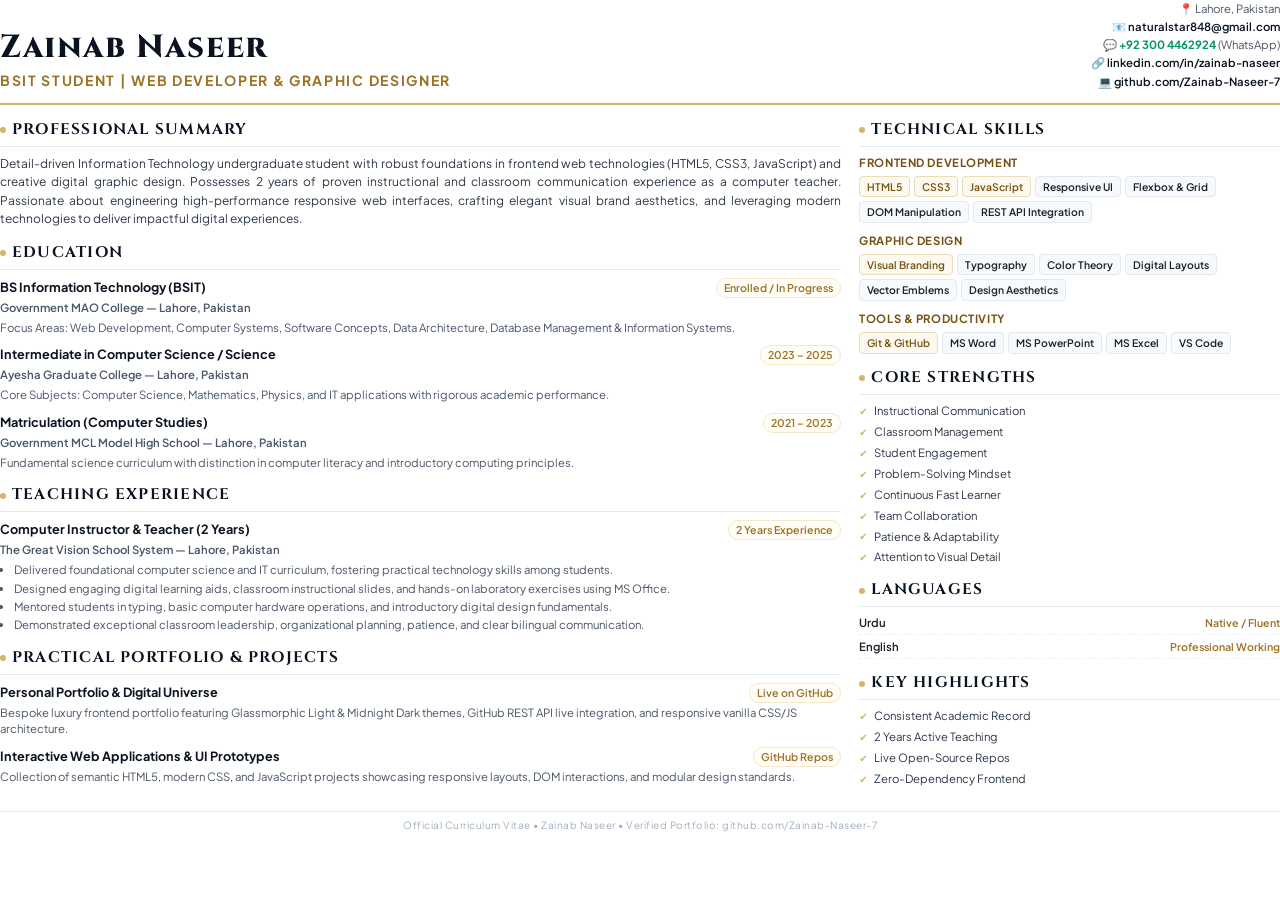
<file: cv_print.html>
<!DOCTYPE html>
<html lang="en">
<head>
  <meta charset="UTF-8">
  <title>Zainab Naseer — Curriculum Vitae</title>
  <style>
    @import url('https://fonts.googleapis.com/css2?family=Cinzel:wght@600;700;800&family=Plus+Jakarta+Sans:wght@300;400;500;600;700;800&display=swap');

    @page {
      size: A4 portrait;
      margin: 12mm 14mm 12mm 14mm;
    }

    * {
      box-sizing: border-box;
      margin: 0;
      padding: 0;
    }

    body {
      font-family: 'Plus Jakarta Sans', system-ui, -apple-system, sans-serif;
      color: #1A202C;
      background: #FFFFFF;
      line-height: 1.5;
      font-size: 10pt;
      -webkit-print-color-adjust: exact;
      print-color-adjust: exact;
    }

    .cv-container {
      max-width: 100%;
      margin: 0 auto;
    }

    /* Header */
    .cv-header {
      border-bottom: 2px solid #D6B36A;
      padding-bottom: 12px;
      margin-bottom: 14px;
      display: flex;
      justify-content: space-between;
      align-items: flex-end;
    }

    .header-left h1 {
      font-family: 'Cinzel', Georgia, serif;
      font-size: 24pt;
      font-weight: 800;
      color: #0B1220;
      letter-spacing: 0.05em;
      line-height: 1.1;
    }

    .header-left .title-tag {
      font-size: 10.5pt;
      font-weight: 700;
      color: #9B7226;
      text-transform: uppercase;
      letter-spacing: 0.12em;
      margin-top: 4px;
    }

    .header-contact {
      text-align: right;
      font-size: 8.5pt;
      color: #4A5568;
      line-height: 1.6;
    }

    .header-contact a {
      color: #0B1220;
      text-decoration: none;
      font-weight: 600;
    }

    .header-contact .highlight-wa {
      color: #059669;
      font-weight: 700;
    }

    /* Two-column Layout */
    .cv-body {
      display: grid;
      grid-template-columns: 2fr 1fr;
      gap: 18px;
    }

    /* Section Styling */
    .section-title {
      font-family: 'Cinzel', Georgia, serif;
      font-size: 11.5pt;
      font-weight: 700;
      color: #0B1220;
      text-transform: uppercase;
      letter-spacing: 0.08em;
      border-bottom: 1.5px solid #E2E8F0;
      padding-bottom: 4px;
      margin-bottom: 8px;
      display: flex;
      align-items: center;
      gap: 6px;
    }

    .section-title::before {
      content: '';
      display: inline-block;
      width: 6px;
      height: 6px;
      background: #D6B36A;
      border-radius: 50%;
    }

    .cv-section {
      margin-bottom: 13px;
    }

    .summary-text {
      font-size: 9pt;
      color: #2D3748;
      line-height: 1.55;
      text-align: justify;
    }

    /* Timeline Items */
    .item-block {
      margin-bottom: 9px;
    }

    .item-block:last-child {
      margin-bottom: 0;
    }

    .item-header {
      display: flex;
      justify-content: space-between;
      align-items: baseline;
      margin-bottom: 2px;
    }

    .item-role {
      font-size: 9.5pt;
      font-weight: 700;
      color: #0B1220;
    }

    .item-date {
      font-size: 8pt;
      font-weight: 600;
      color: #9B7226;
      background: #FFFDF5;
      border: 1px solid #F3E8C8;
      padding: 1px 7px;
      border-radius: 12px;
    }

    .item-company {
      font-size: 8.5pt;
      font-weight: 600;
      color: #4A5568;
      margin-bottom: 3px;
    }

    .item-desc {
      font-size: 8.5pt;
      color: #4A5568;
      line-height: 1.45;
    }

    .item-desc ul {
      padding-left: 14px;
      margin-top: 2px;
    }

    .item-desc li {
      margin-bottom: 2px;
    }

    /* Sidebar Blocks */
    .skill-category {
      margin-bottom: 10px;
    }

    .skill-cat-title {
      font-size: 8.5pt;
      font-weight: 700;
      color: #765314;
      text-transform: uppercase;
      letter-spacing: 0.05em;
      margin-bottom: 4px;
    }

    .skill-tags {
      display: flex;
      flex-wrap: wrap;
      gap: 4px;
    }

    .skill-tag {
      font-size: 7.8pt;
      font-weight: 600;
      color: #1A202C;
      background: #F7FAFC;
      border: 1px solid #E2E8F0;
      padding: 2px 7px;
      border-radius: 4px;
    }

    .skill-tag.accent {
      background: #FDF9EE;
      border-color: #EADCB8;
      color: #765314;
    }

    .lang-item {
      display: flex;
      justify-content: space-between;
      font-size: 8.5pt;
      margin-bottom: 4px;
      padding-bottom: 2px;
      border-bottom: 1px dashed #EDF2F7;
    }

    .lang-name {
      font-weight: 600;
      color: #1A202C;
    }

    .lang-level {
      font-weight: 600;
      color: #9B7226;
      font-size: 8pt;
    }

    .sidebar-list {
      list-style: none;
      font-size: 8.5pt;
      color: #2D3748;
    }

    .sidebar-list li {
      margin-bottom: 4px;
      display: flex;
      align-items: center;
      gap: 6px;
    }

    .sidebar-list li::before {
      content: '✔';
      font-size: 7.5pt;
      color: #D6B36A;
      font-weight: bold;
    }

    /* Footer Note */
    .cv-footer {
      margin-top: 10px;
      padding-top: 6px;
      border-top: 1px solid #E2E8F0;
      text-align: center;
      font-size: 7.5pt;
      color: #A0AEC0;
      letter-spacing: 0.05em;
    }
  </style>
</head>
<body>
  <div class="cv-container">
    
    <!-- Header -->
    <header class="cv-header">
      <div class="header-left">
        <h1>Zainab Naseer</h1>
        <div class="title-tag">BSIT Student | Web Developer &amp; Graphic Designer</div>
      </div>
      <div class="header-contact">
        <div>📍 Lahore, Pakistan</div>
        <div>📧 <a href="mailto:naturalstar848@gmail.com">naturalstar848@gmail.com</a></div>
        <div>💬 <span class="highlight-wa">+92 300 4462924</span> (WhatsApp)</div>
        <div>🔗 <a href="https://linkedin.com/in/zainab-naseer-12b29641b" target="_blank">linkedin.com/in/zainab-naseer</a></div>
        <div>💻 <a href="https://github.com/Zainab-Naseer-7" target="_blank">github.com/Zainab-Naseer-7</a></div>
      </div>
    </header>

    <!-- Main Content -->
    <div class="cv-body">
      
      <!-- Main Left Column -->
      <div class="main-col">
        
        <!-- Summary -->
        <section class="cv-section">
          <h2 class="section-title">Professional Summary</h2>
          <p class="summary-text">
            Detail-driven Information Technology undergraduate student with robust foundations in frontend web technologies (HTML5, CSS3, JavaScript) and creative digital graphic design. Possesses 2 years of proven instructional and classroom communication experience as a computer teacher. Passionate about engineering high-performance responsive web interfaces, crafting elegant visual brand aesthetics, and leveraging modern technologies to deliver impactful digital experiences.
          </p>
        </section>

        <!-- Education -->
        <section class="cv-section">
          <h2 class="section-title">Education</h2>
          
          <div class="item-block">
            <div class="item-header">
              <span class="item-role">BS Information Technology (BSIT)</span>
              <span class="item-date">Enrolled / In Progress</span>
            </div>
            <div class="item-company">Government MAO College — Lahore, Pakistan</div>
            <div class="item-desc">
              Focus Areas: Web Development, Computer Systems, Software Concepts, Data Architecture, Database Management &amp; Information Systems.
            </div>
          </div>

          <div class="item-block">
            <div class="item-header">
              <span class="item-role">Intermediate in Computer Science / Science</span>
              <span class="item-date">2023 – 2025</span>
            </div>
            <div class="item-company">Ayesha Graduate College — Lahore, Pakistan</div>
            <div class="item-desc">
              Core Subjects: Computer Science, Mathematics, Physics, and IT applications with rigorous academic performance.
            </div>
          </div>

          <div class="item-block">
            <div class="item-header">
              <span class="item-role">Matriculation (Computer Studies)</span>
              <span class="item-date">2021 – 2023</span>
            </div>
            <div class="item-company">Government MCL Model High School — Lahore, Pakistan</div>
            <div class="item-desc">
              Fundamental science curriculum with distinction in computer literacy and introductory computing principles.
            </div>
          </div>
        </section>

        <!-- Professional Experience -->
        <section class="cv-section">
          <h2 class="section-title">Teaching Experience</h2>
          
          <div class="item-block">
            <div class="item-header">
              <span class="item-role">Computer Instructor &amp; Teacher (2 Years)</span>
              <span class="item-date">2 Years Experience</span>
            </div>
            <div class="item-company">The Great Vision School System — Lahore, Pakistan</div>
            <div class="item-desc">
              <ul>
                <li>Delivered foundational computer science and IT curriculum, fostering practical technology skills among students.</li>
                <li>Designed engaging digital learning aids, classroom instructional slides, and hands-on laboratory exercises using MS Office.</li>
                <li>Mentored students in typing, basic computer hardware operations, and introductory digital design fundamentals.</li>
                <li>Demonstrated exceptional classroom leadership, organizational planning, patience, and clear bilingual communication.</li>
              </ul>
            </div>
          </div>
        </section>

        <!-- Featured Projects / Portfolio -->
        <section class="cv-section">
          <h2 class="section-title">Practical Portfolio &amp; Projects</h2>
          
          <div class="item-block">
            <div class="item-header">
              <span class="item-role">Personal Portfolio &amp; Digital Universe</span>
              <span class="item-date">Live on GitHub</span>
            </div>
            <div class="item-desc">
              Bespoke luxury frontend portfolio featuring Glassmorphic Light &amp; Midnight Dark themes, GitHub REST API live integration, and responsive vanilla CSS/JS architecture.
            </div>
          </div>

          <div class="item-block">
            <div class="item-header">
              <span class="item-role">Interactive Web Applications &amp; UI Prototypes</span>
              <span class="item-date">GitHub Repos</span>
            </div>
            <div class="item-desc">
              Collection of semantic HTML5, modern CSS, and JavaScript projects showcasing responsive layouts, DOM interactions, and modular design standards.
            </div>
          </div>
        </section>

      </div>

      <!-- Right Sidebar -->
      <div class="side-col">
        
        <!-- Technical Skills -->
        <section class="cv-section">
          <h2 class="section-title">Technical Skills</h2>
          
          <div class="skill-category">
            <div class="skill-cat-title">Frontend Development</div>
            <div class="skill-tags">
              <span class="skill-tag accent">HTML5</span>
              <span class="skill-tag accent">CSS3</span>
              <span class="skill-tag accent">JavaScript</span>
              <span class="skill-tag">Responsive UI</span>
              <span class="skill-tag">Flexbox &amp; Grid</span>
              <span class="skill-tag">DOM Manipulation</span>
              <span class="skill-tag">REST API Integration</span>
            </div>
          </div>

          <div class="skill-category">
            <div class="skill-cat-title">Graphic Design</div>
            <div class="skill-tags">
              <span class="skill-tag accent">Visual Branding</span>
              <span class="skill-tag">Typography</span>
              <span class="skill-tag">Color Theory</span>
              <span class="skill-tag">Digital Layouts</span>
              <span class="skill-tag">Vector Emblems</span>
              <span class="skill-tag">Design Aesthetics</span>
            </div>
          </div>

          <div class="skill-category">
            <div class="skill-cat-title">Tools &amp; Productivity</div>
            <div class="skill-tags">
              <span class="skill-tag accent">Git &amp; GitHub</span>
              <span class="skill-tag">MS Word</span>
              <span class="skill-tag">MS PowerPoint</span>
              <span class="skill-tag">MS Excel</span>
              <span class="skill-tag">VS Code</span>
            </div>
          </div>
        </section>

        <!-- Key Competencies -->
        <section class="cv-section">
          <h2 class="section-title">Core Strengths</h2>
          <ul class="sidebar-list">
            <li>Instructional Communication</li>
            <li>Classroom Management</li>
            <li>Student Engagement</li>
            <li>Problem-Solving Mindset</li>
            <li>Continuous Fast Learner</li>
            <li>Team Collaboration</li>
            <li>Patience &amp; Adaptability</li>
            <li>Attention to Visual Detail</li>
          </ul>
        </section>

        <!-- Languages -->
        <section class="cv-section">
          <h2 class="section-title">Languages</h2>
          <div class="lang-item">
            <span class="lang-name">Urdu</span>
            <span class="lang-level">Native / Fluent</span>
          </div>
          <div class="lang-item">
            <span class="lang-name">English</span>
            <span class="lang-level">Professional Working</span>
          </div>
        </section>

        <!-- Key Achievements -->
        <section class="cv-section">
          <h2 class="section-title">Key Highlights</h2>
          <ul class="sidebar-list">
            <li>Consistent Academic Record</li>
            <li>2 Years Active Teaching</li>
            <li>Live Open-Source Repos</li>
            <li>Zero-Dependency Frontend</li>
          </ul>
        </section>

      </div>

    </div>

    <!-- Footer -->
    <footer class="cv-footer">
      Official Curriculum Vitae • Zainab Naseer • Verified Portfolio: github.com/Zainab-Naseer-7
    </footer>

  </div>
</body>
</html>
</file>
<file: style.css>
/* ==========================================================================
   ZAINAB NASEER — SIGNATURE DIGITAL UNIVERSE
   Design System & Master Stylesheet (Vanilla CSS)
   ========================================================================== */

/* --- Google Fonts Import (With System Fallbacks) --- */
@import url('https://fonts.googleapis.com/css2?family=Cinzel:wght@500;600;700;800&family=Plus+Jakarta+Sans:wght@300;400;500;600;700;800&family=JetBrains+Mono:wght@400;500&display=swap');

/* --- Root Design Tokens (Dark Theme Default) --- */
:root {
  /* Brand Palette - Luxury Midnight & Metallic Gold */
  --color-midnight: #0B1220;
  --color-obsidian: #080D18;
  --color-gold: #D6B36A;
  --color-gold-light: #F7E7B4;
  --color-gold-dark: #A88133;
  --color-warm-white: #FAFAF8;
  --color-soft-neutral: #E8EAF0;

  /* Theme Surfaces - Translucent Obsidian Glass */
  --bg-body: #080D18;
  --bg-surface: rgba(14, 22, 38, 0.65);
  --bg-surface-elevated: rgba(19, 30, 51, 0.82);
  --bg-card: rgba(14, 22, 38, 0.65);
  --bg-card-hover: rgba(19, 30, 51, 0.85);
  --bg-input: rgba(11, 18, 32, 0.72);
  --bg-glass: rgba(8, 13, 24, 0.75);

  /* Text Hierarchy - High Contrast, Razor-Sharp & Luminous */
  --text-primary: #FFFFFF;
  --text-secondary: #E4ECF7;
  --text-muted: #A0B2CD;
  --text-inverse: #080D18;

  /* Borders & Accents */
  --border-subtle: rgba(214, 179, 106, 0.2);
  --border-medium: rgba(214, 179, 106, 0.38);
  --border-card: rgba(214, 179, 106, 0.28);
  --border-focus: #D6B36A;
  --border-divider: rgba(232, 234, 240, 0.1);

  /* Gold Gradients */
  --grad-gold: linear-gradient(135deg, #F7E7B4 0%, #D6B36A 50%, #B38938 100%);
  --grad-gold-subtle: linear-gradient(135deg, rgba(247, 231, 180, 0.15) 0%, rgba(214, 179, 106, 0.05) 100%);
  --grad-surface: linear-gradient(180deg, rgba(14, 22, 38, 0.85) 0%, rgba(8, 13, 24, 0.92) 100%);

  /* Shadows & Specular Glass Glows */
  --shadow-sm: 0 4px 14px rgba(0, 0, 0, 0.35), inset 0 1px 1px rgba(255, 255, 255, 0.08);
  --shadow-md: 0 12px 28px rgba(0, 0, 0, 0.5), inset 0 1px 1.5px rgba(255, 255, 255, 0.12);
  --shadow-lg: 0 22px 52px rgba(0, 0, 0, 0.65), inset 0 1.5px 2px rgba(255, 255, 255, 0.18);
  --shadow-gold-glow: 0 0 24px rgba(214, 179, 106, 0.25);
  --shadow-card: 0 14px 36px -8px rgba(0, 0, 0, 0.6), inset 0 1px 1.5px 0 rgba(255, 255, 255, 0.14), inset 0 -1px 1px 0 rgba(0, 0, 0, 0.4);

  /* Typography */
  --font-serif: 'Cinzel', 'Playfair Display', 'Cormorant Garamond', Georgia, serif;
  --font-sans: 'Plus Jakarta Sans', system-ui, -apple-system, BlinkMacSystemFont, 'Segoe UI', Roboto, sans-serif;
  --font-mono: 'JetBrains Mono', 'Fira Code', monospace;

  /* Radii */
  --radius-sm: 6px;
  --radius-md: 12px;
  --radius-lg: 18px;
  --radius-xl: 28px;
  --radius-full: 9999px;

  /* Spacing */
  --nav-height: 80px;
  --section-spacing: clamp(4.5rem, 8vw, 8rem);
  --container-max: 1240px;

  /* Transitions */
  --transition-fast: 160ms cubic-bezier(0.4, 0, 0.2, 1);
  --transition-normal: 260ms cubic-bezier(0.4, 0, 0.2, 1);
  --transition-smooth: 420ms cubic-bezier(0.16, 1, 0.3, 1);
}

/* --- Ultra-Premium Luxury Glassmorphic Light Theme ("Sheeshay Wali Design") --- */
[data-theme="light"] {
  --bg-body: #F1F4F9;
  --bg-surface: rgba(255, 255, 255, 0.65);
  --bg-surface-elevated: rgba(255, 255, 255, 0.82);
  --bg-card: rgba(255, 255, 255, 0.68);
  --bg-card-hover: rgba(255, 255, 255, 0.88);
  --bg-input: rgba(255, 255, 255, 0.72);
  --bg-glass: rgba(241, 244, 249, 0.76);

  --text-primary: #0A1124;
  --text-secondary: #2A3852;
  --text-muted: #556885;
  --text-inverse: #FFFFFF;

  --color-gold: #9B7226;
  --color-gold-dark: #765314;
  --color-gold-light: #C2963B;

  --border-subtle: rgba(255, 255, 255, 0.75);
  --border-medium: rgba(155, 114, 38, 0.32);
  --border-card: rgba(255, 255, 255, 0.82);
  --border-focus: #9B7226;
  --border-divider: rgba(10, 17, 36, 0.08);

  --grad-gold: linear-gradient(135deg, #C2963B 0%, #9B7226 50%, #765314 100%);
  --grad-gold-subtle: linear-gradient(135deg, rgba(155, 114, 38, 0.12) 0%, rgba(155, 114, 38, 0.03) 100%);
  --grad-surface: linear-gradient(135deg, rgba(255, 255, 255, 0.8) 0%, rgba(240, 246, 253, 0.62) 100%);

  --shadow-sm: 0 4px 14px -2px rgba(10, 17, 36, 0.05), inset 0 1px 1px rgba(255, 255, 255, 0.9);
  --shadow-md: 0 12px 28px -4px rgba(10, 17, 36, 0.07), 0 2px 8px rgba(155, 114, 38, 0.05), inset 0 1px 1.5px rgba(255, 255, 255, 0.95);
  --shadow-lg: 0 24px 52px -8px rgba(10, 17, 36, 0.1), 0 4px 16px rgba(155, 114, 38, 0.08), inset 0 1.5px 2px rgba(255, 255, 255, 1);
  --shadow-gold-glow: 0 0 24px rgba(155, 114, 38, 0.18);
  --shadow-card: 0 14px 36px -6px rgba(10, 17, 36, 0.06), 0 4px 14px -2px rgba(10, 17, 36, 0.03), inset 0 1.5px 2px 0 rgba(255, 255, 255, 0.95), inset 0 -1px 1px 0 rgba(10, 17, 36, 0.03);
}

/* --- Base & Reset --- */
*,
*::before,
*::after {
  box-sizing: border-box;
  margin: 0;
  padding: 0;
}

html {
  scroll-behavior: smooth;
  font-size: 16px;
  -webkit-text-size-adjust: 100%;
}

body {
  font-family: var(--font-sans);
  background-color: var(--bg-body);
  color: var(--text-primary);
  line-height: 1.65;
  letter-spacing: -0.01em;
  overflow-x: hidden;
  position: relative;
  transition: background-color var(--transition-normal), color var(--transition-normal);
}

/* Background Atmosphere Grid & Subtle Radial Glow */
body::before {
  content: '';
  position: fixed;
  top: 0;
  left: 0;
  width: 100vw;
  height: 100vh;
  background-image:
    radial-gradient(circle at 14% 12%, rgba(214, 179, 106, 0.15) 0%, transparent 45%),
    radial-gradient(circle at 86% 22%, rgba(37, 211, 102, 0.1) 0%, transparent 42%),
    radial-gradient(circle at 18% 54%, rgba(0, 240, 255, 0.08) 0%, transparent 48%),
    radial-gradient(circle at 84% 68%, rgba(167, 139, 250, 0.08) 0%, transparent 45%),
    radial-gradient(circle at 45% 92%, rgba(214, 179, 106, 0.14) 0%, transparent 50%),
    linear-gradient(to right, rgba(255, 255, 255, 0.025) 1px, transparent 1px),
    linear-gradient(to bottom, rgba(255, 255, 255, 0.025) 1px, transparent 1px);
  background-size: 100% 100%, 100% 100%, 100% 100%, 100% 100%, 100% 100%, 56px 56px, 56px 56px;
  pointer-events: none;
  z-index: -1;
}

[data-theme="light"] body::before {
  background-image:
    radial-gradient(circle at 14% 12%, rgba(214, 179, 106, 0.16) 0%, transparent 45%),
    radial-gradient(circle at 88% 22%, rgba(37, 211, 102, 0.14) 0%, transparent 40%),
    radial-gradient(circle at 18% 54%, rgba(0, 180, 216, 0.1) 0%, transparent 48%),
    radial-gradient(circle at 84% 68%, rgba(167, 139, 250, 0.08) 0%, transparent 45%),
    radial-gradient(circle at 45% 92%, rgba(214, 179, 106, 0.14) 0%, transparent 50%),
    linear-gradient(to right, rgba(10, 17, 36, 0.038) 1px, transparent 1px),
    linear-gradient(to bottom, rgba(10, 17, 36, 0.038) 1px, transparent 1px);
  background-size: 100% 100%, 100% 100%, 100% 100%, 100% 100%, 100% 100%, 56px 56px, 56px 56px;
}

/* Accessibility: Skip to Content */
.skip-link {
  position: absolute;
  top: -60px;
  left: 20px;
  background: var(--color-gold);
  color: var(--color-obsidian);
  font-weight: 700;
  padding: 10px 18px;
  border-radius: var(--radius-sm);
  z-index: 9999;
  text-decoration: none;
  transition: top var(--transition-fast);
}

.skip-link:focus {
  top: 20px;
  outline: 3px solid var(--color-warm-white);
}

/* Accessible Focus States */
a:focus-visible,
button:focus-visible,
input:focus-visible,
textarea:focus-visible,
select:focus-visible {
  outline: 2px solid var(--color-gold);
  outline-offset: 3px;
}

/* Typography Helpers */
h1,
h2,
h3,
h4,
h5,
h6 {
  font-family: var(--font-serif);
  color: var(--text-primary);
  font-weight: 700;
  line-height: 1.25;
}

p {
  color: var(--text-secondary);
}

a {
  color: inherit;
  text-decoration: none;
  transition: color var(--transition-fast);
}

img,
svg {
  display: block;
  max-width: 100%;
}

/* Layout Container */
.container {
  width: 100%;
  max-width: var(--container-max);
  margin-left: auto;
  margin-right: auto;
  padding-left: clamp(1.25rem, 4vw, 2.5rem);
  padding-right: clamp(1.25rem, 4vw, 2.5rem);
}

.section {
  padding-top: var(--section-spacing);
  padding-bottom: var(--section-spacing);
  position: relative;
}

/* ==========================================================================
   Section Header Component
   ========================================================================== */
.section-header {
  text-align: center;
  max-width: 720px;
  margin: 0 auto clamp(2.5rem, 5vw, 4.5rem) auto;
}

.section-eyebrow {
  display: inline-flex;
  align-items: center;
  gap: 8px;
  font-family: var(--font-sans);
  font-size: 0.8rem;
  font-weight: 700;
  letter-spacing: 0.2em;
  text-transform: uppercase;
  color: var(--color-gold);
  margin-bottom: 0.85rem;
}

.section-eyebrow::before,
.section-eyebrow::after {
  content: '';
  width: 18px;
  height: 1px;
  background-color: var(--color-gold);
  opacity: 0.6;
}

.section-title {
  font-size: clamp(2rem, 4vw, 2.85rem);
  letter-spacing: -0.015em;
  margin-bottom: 1rem;
}

.section-title .text-gold {
  color: var(--color-gold);
  background: var(--grad-gold);
  -webkit-background-clip: text;
  -webkit-text-fill-color: transparent;
}

.section-subtitle {
  font-size: clamp(1rem, 1.8vw, 1.125rem);
  color: var(--text-secondary);
  line-height: 1.7;
}

/* ==========================================================================
   Buttons & Interactive Elements
   ========================================================================== */
.btn {
  display: inline-flex;
  align-items: center;
  justify-content: center;
  gap: 10px;
  font-family: var(--font-sans);
  font-size: 0.925rem;
  font-weight: 600;
  letter-spacing: 0.02em;
  padding: 13px 26px;
  border-radius: var(--radius-full);
  border: 1px solid transparent;
  cursor: pointer;
  transition: all var(--transition-fast);
  text-decoration: none;
  white-space: nowrap;
}

.btn-primary {
  background: var(--grad-gold);
  color: #080D18;
  box-shadow: 0 4px 18px rgba(214, 179, 106, 0.28);
}

.btn-primary:hover {
  transform: translateY(-2px);
  box-shadow: 0 8px 26px rgba(214, 179, 106, 0.42);
}

.btn-primary:active {
  transform: translateY(0);
}

.btn-outline {
  background: transparent;
  color: var(--text-primary);
  border-color: var(--border-medium);
}

.btn-outline:hover {
  background: var(--grad-gold-subtle);
  border-color: var(--color-gold);
  color: var(--color-gold);
  transform: translateY(-2px);
}

.btn-whatsapp {
  background: #25D366;
  color: #FFFFFF;
  box-shadow: 0 4px 16px rgba(37, 211, 102, 0.25);
}

.btn-whatsapp:hover {
  background: #20BD5A;
  transform: translateY(-2px);
  box-shadow: 0 8px 24px rgba(37, 211, 102, 0.38);
}

.btn-sm {
  padding: 8px 16px;
  font-size: 0.825rem;
}

.btn-icon {
  width: 42px;
  height: 42px;
  padding: 0;
  border-radius: var(--radius-full);
  border: 1px solid var(--border-subtle);
  background: var(--bg-surface);
  color: var(--text-primary);
  display: inline-flex;
  align-items: center;
  justify-content: center;
  cursor: pointer;
  transition: all var(--transition-fast);
}

.btn-icon:hover {
  border-color: var(--color-gold);
  color: var(--color-gold);
  background: var(--bg-surface-elevated);
  transform: translateY(-2px);
}

/* ==========================================================================
   Header & Signature Navigation
   ========================================================================== */
.site-header {
  position: sticky;
  top: 0;
  left: 0;
  width: 100%;
  height: var(--nav-height);
  background-color: var(--bg-glass);
  backdrop-filter: blur(14px);
  -webkit-backdrop-filter: blur(14px);
  border-bottom: 1px solid var(--border-divider);
  z-index: 1000;
  transition: all var(--transition-normal);
}

.site-header.scrolled {
  box-shadow: var(--shadow-sm);
  border-bottom-color: var(--border-subtle);
}

.nav-container {
  display: flex;
  align-items: center;
  justify-content: space-between;
  height: 100%;
}

/* Brand Logo */
.brand-link {
  display: flex;
  align-items: center;
  gap: 14px;
  text-decoration: none;
}

.brand-crest {
  width: 44px;
  height: 44px;
  border-radius: 10px;
  background: var(--bg-surface-elevated);
  border: 1px solid var(--border-medium);
  padding: 4px;
  display: flex;
  align-items: center;
  justify-content: center;
  transition: transform var(--transition-normal), border-color var(--transition-fast);
}

.brand-link:hover .brand-crest {
  transform: rotate(4deg) scale(1.05);
  border-color: var(--color-gold);
}

.brand-text-wrap {
  display: flex;
  flex-direction: column;
}

.brand-name {
  font-family: var(--font-serif);
  font-size: 1.15rem;
  font-weight: 700;
  letter-spacing: 0.12em;
  color: var(--text-primary);
  line-height: 1.1;
}

.brand-name span {
  color: var(--color-gold);
}

.brand-tag {
  font-size: 0.65rem;
  letter-spacing: 0.18em;
  font-weight: 600;
  color: var(--color-gold);
  text-transform: uppercase;
}

/* Navigation Links */
.nav-links {
  display: flex;
  align-items: center;
  list-style: none;
  gap: clamp(1rem, 1.8vw, 1.75rem);
}

.nav-link {
  font-size: 0.9rem;
  font-weight: 500;
  color: var(--text-secondary);
  position: relative;
  padding: 6px 0;
  transition: color var(--transition-fast);
}

.nav-link::after {
  content: '';
  position: absolute;
  bottom: 0;
  left: 0;
  width: 0;
  height: 2px;
  background: var(--grad-gold);
  transition: width var(--transition-fast);
  border-radius: 2px;
}

.nav-link:hover {
  color: var(--color-gold);
}

.nav-link:hover::after,
.nav-link.active::after {
  width: 100%;
}

.nav-link.active {
  color: var(--color-gold);
  font-weight: 600;
}

/* Nav Actions */
.nav-actions {
  display: flex;
  align-items: center;
  gap: 12px;
}

/* Theme Toggle Button */
.theme-toggle-btn {
  background: var(--bg-surface);
  border: 1px solid var(--border-subtle);
  color: var(--text-primary);
  width: 42px;
  height: 42px;
  border-radius: var(--radius-full);
  display: flex;
  align-items: center;
  justify-content: center;
  cursor: pointer;
  position: relative;
  overflow: hidden;
  transition: all var(--transition-fast);
}

.theme-toggle-btn:hover {
  border-color: var(--color-gold);
  color: var(--color-gold);
}

.theme-icon-sun,
.theme-icon-moon {
  width: 20px;
  height: 20px;
  position: absolute;
  transition: transform var(--transition-normal), opacity var(--transition-normal);
}

[data-theme="dark"] .theme-icon-sun {
  opacity: 1;
  transform: rotate(0) scale(1);
}

[data-theme="dark"] .theme-icon-moon {
  opacity: 0;
  transform: rotate(90deg) scale(0.5);
}

[data-theme="light"] .theme-icon-sun {
  opacity: 0;
  transform: rotate(-90deg) scale(0.5);
}

[data-theme="light"] .theme-icon-moon {
  opacity: 1;
  transform: rotate(0) scale(1);
}

/* Mobile Menu Toggle */
.mobile-toggle {
  display: none;
  background: transparent;
  border: none;
  cursor: pointer;
  width: 42px;
  height: 42px;
  padding: 8px;
  flex-direction: column;
  justify-content: space-around;
  z-index: 1002;
}

.mobile-toggle span {
  display: block;
  width: 100%;
  height: 2px;
  background-color: var(--text-primary);
  border-radius: 2px;
  transition: all var(--transition-fast);
}

.mobile-toggle[aria-expanded="true"] span:nth-child(1) {
  transform: translateY(8px) rotate(45deg);
}

.mobile-toggle[aria-expanded="true"] span:nth-child(2) {
  opacity: 0;
}

.mobile-toggle[aria-expanded="true"] span:nth-child(3) {
  transform: translateY(-8px) rotate(-45deg);
}

/* Mobile Nav Drawer */
.mobile-nav-drawer {
  position: fixed;
  top: 0;
  right: -100%;
  width: min(85vw, 360px);
  height: 100vh;
  background-color: var(--bg-surface-elevated);
  border-left: 1px solid var(--border-medium);
  box-shadow: var(--shadow-lg);
  padding: 90px 30px 40px;
  display: flex;
  flex-direction: column;
  justify-content: space-between;
  z-index: 1001;
  transition: right var(--transition-smooth);
}

.mobile-nav-drawer.open {
  right: 0;
}

.mobile-nav-overlay {
  position: fixed;
  top: 0;
  left: 0;
  width: 100vw;
  height: 100vh;
  background-color: rgba(0, 0, 0, 0.6);
  backdrop-filter: blur(4px);
  z-index: 1000;
  opacity: 0;
  visibility: hidden;
  transition: all var(--transition-fast);
}

.mobile-nav-overlay.visible {
  opacity: 1;
  visibility: visible;
}

.mobile-nav-links {
  list-style: none;
  display: flex;
  flex-direction: column;
  gap: 16px;
}

.mobile-nav-link {
  font-size: 1.15rem;
  font-weight: 600;
  color: var(--text-secondary);
  display: block;
  padding: 8px 0;
  border-bottom: 1px solid var(--border-divider);
}

.mobile-nav-link:hover,
.mobile-nav-link.active {
  color: var(--color-gold);
}

/* ==========================================================================
   Hero Section
   ========================================================================== */
.hero-section {
  min-height: calc(100vh - var(--nav-height));
  display: flex;
  align-items: center;
  padding-top: clamp(2rem, 4vw, 4rem);
  padding-bottom: clamp(3rem, 6vw, 6rem);
  position: relative;
}

.hero-grid {
  display: grid;
  grid-template-columns: 1.15fr 0.85fr;
  gap: clamp(2.5rem, 5vw, 5rem);
  align-items: center;
}

.hero-content {
  display: flex;
  flex-direction: column;
}

.hero-eyebrow {
  display: inline-flex;
  align-items: center;
  gap: 10px;
  font-size: 0.85rem;
  font-weight: 700;
  letter-spacing: 0.22em;
  color: var(--color-gold);
  text-transform: uppercase;
  margin-bottom: 1.25rem;
}

.hero-eyebrow-badge {
  padding: 4px 12px;
  background: var(--grad-gold-subtle);
  border: 1px solid var(--border-medium);
  border-radius: var(--radius-full);
}

.hero-title {
  font-size: clamp(2.5rem, 5.2vw, 4.2rem);
  line-height: 1.12;
  margin-bottom: 1.2rem;
  letter-spacing: -0.02em;
}

.hero-title span {
  display: block;
  color: var(--color-gold);
  background: var(--grad-gold);
  -webkit-background-clip: text;
  -webkit-text-fill-color: transparent;
}

.hero-subtitle {
  font-family: var(--font-serif);
  font-size: clamp(1.15rem, 2vw, 1.45rem);
  font-weight: 600;
  color: var(--color-gold);
  margin-bottom: 1.5rem;
  letter-spacing: 0.02em;
  line-height: 1.4;
}

.hero-description {
  font-size: clamp(1.05rem, 1.8vw, 1.18rem);
  color: var(--text-secondary);
  line-height: 1.8;
  max-width: 580px;
  margin-bottom: 2.2rem;
}

.hero-cta-group {
  display: flex;
  flex-wrap: wrap;
  align-items: center;
  gap: 14px;
  margin-bottom: 2.5rem;
}

.hero-socials {
  display: flex;
  align-items: center;
  gap: 14px;
}

.hero-social-label {
  font-size: 0.825rem;
  font-weight: 600;
  color: var(--text-muted);
  text-transform: uppercase;
  letter-spacing: 0.1em;
  margin-right: 4px;
}

/* Hero Right: Luxury Visual Emblem Composition */
.hero-visual {
  position: relative;
  display: flex;
  align-items: center;
  justify-content: center;
}

.emblem-wrapper {
  position: relative;
  width: min(100%, 420px);
  aspect-ratio: 1 / 1;
  display: flex;
  align-items: center;
  justify-content: center;
}

/* Concentric Orbital Rings */
.orbital-ring {
  position: absolute;
  border-radius: 50%;
  pointer-events: none;
}

.ring-outer {
  width: 100%;
  height: 100%;
  border: 1px dashed var(--border-subtle);
  animation: spinSlow 40s linear infinite;
}

.ring-middle {
  width: 82%;
  height: 82%;
  border: 1px solid var(--border-medium);
  animation: spinSlowReverse 30s linear infinite;
}

.ring-inner {
  width: 66%;
  height: 66%;
  border: 1px solid var(--border-subtle);
}

@keyframes spinSlow {
  from {
    transform: rotate(0deg);
  }

  to {
    transform: rotate(360deg);
  }
}

@keyframes spinSlowReverse {
  from {
    transform: rotate(360deg);
  }

  to {
    transform: rotate(0deg);
  }
}

/* ==========================================================================
   Hero Visual Showcase: 3D Female Robot Companion & Orbital Aesthetics
   ========================================================================== */
.emblem-core {
  position: relative;
  width: 82%;
  height: 82%;
  border-radius: 28px;
  background: var(--grad-surface);
  border: 1px solid var(--border-medium);
  box-shadow: var(--shadow-lg), var(--shadow-gold-glow);
  display: flex;
  align-items: center;
  justify-content: center;
  padding: 12px;
  backdrop-filter: blur(16px);
  -webkit-backdrop-filter: blur(16px);
  overflow: hidden;
  transition: all var(--transition-normal);
}

.robot-3d-core {
  animation: robotLevitate 6s ease-in-out infinite;
}

[data-theme="light"] .robot-3d-core {
  background: linear-gradient(145deg, rgba(255, 255, 255, 0.85) 0%, rgba(240, 246, 254, 0.68) 100%);
  border-color: rgba(255, 255, 255, 0.9);
  backdrop-filter: blur(20px) saturate(180%);
  -webkit-backdrop-filter: blur(20px) saturate(180%);
  box-shadow: 0 16px 40px rgba(10, 17, 36, 0.08), 0 0 25px rgba(155, 114, 38, 0.15), inset 0 1.5px 2px rgba(255, 255, 255, 1);
}

.robot-3d-core:hover {
  border-color: var(--color-gold);
  box-shadow: var(--shadow-lg), 0 0 45px rgba(214, 179, 106, 0.4);
  transform: translateY(-4px);
}

.robot-3d-wrapper {
  position: relative;
  width: 100%;
  height: 100%;
  border-radius: 22px;
  overflow: hidden;
  display: flex;
  align-items: center;
  justify-content: center;
  background: #060A14;
}

.robot-3d-img {
  width: 100%;
  height: 100%;
  object-fit: cover;
  object-position: center top;
  border-radius: 22px;
  transition: transform 0.65s cubic-bezier(0.16, 1, 0.3, 1), filter 0.4s ease;
  filter: contrast(1.05) brightness(1.02);
}

.robot-3d-core:hover .robot-3d-img {
  transform: scale(1.06);
}

.robot-3d-glow-ring {
  position: absolute;
  inset: 0;
  border-radius: 22px;
  border: 1px solid rgba(214, 179, 106, 0.3);
  pointer-events: none;
  background: radial-gradient(circle at 50% 15%, rgba(0, 240, 255, 0.14) 0%, transparent 60%),
              linear-gradient(180deg, transparent 65%, rgba(8, 13, 24, 0.8) 100%);
  transition: border-color var(--transition-fast);
}

.robot-3d-core:hover .robot-3d-glow-ring {
  border-color: rgba(214, 179, 106, 0.65);
}

.robot-3d-status-pill {
  position: absolute;
  bottom: 12px;
  left: 50%;
  transform: translateX(-50%);
  display: inline-flex;
  align-items: center;
  gap: 8px;
  background: rgba(8, 13, 24, 0.88);
  border: 1px solid var(--border-medium);
  padding: 6px 14px;
  border-radius: var(--radius-full);
  font-size: 0.75rem;
  font-weight: 700;
  letter-spacing: 0.08em;
  color: var(--color-gold-light);
  backdrop-filter: blur(12px);
  -webkit-backdrop-filter: blur(12px);
  box-shadow: 0 4px 16px rgba(0, 0, 0, 0.5);
  white-space: nowrap;
  pointer-events: none;
  z-index: 2;
  transition: all var(--transition-fast);
}

[data-theme="light"] .robot-3d-status-pill {
  background: rgba(255, 255, 255, 0.94);
  color: #765314;
  border-color: rgba(155, 114, 38, 0.35);
  box-shadow: 0 4px 14px rgba(10, 17, 36, 0.12);
}

.status-live-dot {
  width: 8px;
  height: 8px;
  border-radius: 50%;
  background: #00F0FF;
  box-shadow: 0 0 10px #00F0FF;
  animation: pulseDot 2s infinite ease-in-out;
}

@keyframes pulseDot {
  0%, 100% {
    opacity: 1;
    transform: scale(1);
  }
  50% {
    opacity: 0.45;
    transform: scale(0.8);
  }
}

@keyframes robotLevitate {
  0%, 100% {
    transform: translateY(0);
  }
  50% {
    transform: translateY(-8px);
  }
}

/* Floating Luxury Status Badges (Offset cleanly around robot) */
.floating-badge {
  position: absolute;
  display: flex;
  align-items: center;
  gap: 10px;
  padding: 10px 16px;
  background: var(--bg-surface-elevated);
  border: 1px solid var(--border-medium);
  border-radius: var(--radius-full);
  box-shadow: var(--shadow-md);
  font-size: 0.825rem;
  font-weight: 600;
  color: var(--text-primary);
  backdrop-filter: blur(10px);
  z-index: 2;
  white-space: nowrap;
}

.floating-badge.badge-top {
  top: 2%;
  left: -8%;
  animation: floatSlow 6s ease-in-out infinite;
}

.floating-badge.badge-bottom {
  bottom: 2%;
  right: -8%;
  animation: floatSlow 6s ease-in-out 3s infinite;
}

.badge-dot {
  width: 8px;
  height: 8px;
  background-color: var(--color-gold);
  border-radius: 50%;
  box-shadow: 0 0 10px var(--color-gold);
}

@keyframes floatSlow {

  0%,
  100% {
    transform: translateY(0);
  }

  50% {
    transform: translateY(-8px);
  }
}

/* ==========================================================================
   Editorial About Section
   ========================================================================== */
.about-grid {
  display: grid;
  grid-template-columns: 1fr 1fr;
  gap: clamp(2rem, 5vw, 4.5rem);
  align-items: center;
}

.about-narrative {
  display: flex;
  flex-direction: column;
  gap: 1.5rem;
}

.about-narrative p {
  font-size: 1.05rem;
  line-height: 1.85;
}

.about-highlight-box {
  background: var(--grad-gold-subtle);
  border-left: 3px solid var(--color-gold);
  padding: 1.25rem 1.5rem;
  border-radius: 0 var(--radius-md) var(--radius-md) 0;
  margin-top: 0.5rem;
}

.about-highlight-box p {
  font-size: 0.98rem;
  color: var(--text-primary);
  font-style: italic;
}

.about-cards-grid {
  display: grid;
  grid-template-columns: repeat(2, 1fr);
  gap: 1.25rem;
}

.fact-card {
  background: var(--bg-card);
  border: 1px solid var(--border-card);
  border-radius: var(--radius-lg);
  padding: 1.75rem 1.5rem;
  box-shadow: var(--shadow-card);
  transition: all var(--transition-fast);
  display: flex;
  flex-direction: column;
}

.fact-card:hover {
  transform: translateY(-4px);
  border-color: var(--color-gold);
  box-shadow: var(--shadow-gold-glow);
}

.fact-icon {
  width: 44px;
  height: 44px;
  border-radius: var(--radius-md);
  background: var(--grad-gold-subtle);
  color: var(--color-gold);
  display: flex;
  align-items: center;
  justify-content: center;
  margin-bottom: 1.2rem;
  border: 1px solid var(--border-subtle);
}

.fact-number {
  font-family: var(--font-serif);
  font-size: 1.5rem;
  font-weight: 700;
  color: var(--color-gold);
  margin-bottom: 0.25rem;
}

.fact-label {
  font-size: 0.85rem;
  font-weight: 500;
  color: var(--text-muted);
}

/* ==========================================================================
   Skills Section (12 Individual Luxury Cards Grid & Custom Theming)
   ========================================================================== */
.skills-grid {
  display: grid;
  grid-template-columns: repeat(3, 1fr);
  gap: 1.75rem;
}

@media (min-width: 1400px) {
  .skills-grid {
    grid-template-columns: repeat(4, 1fr);
    gap: 1.5rem;
  }
}

.skill-box-card {
  background: var(--bg-card);
  border: 1px solid var(--border-card);
  border-radius: var(--radius-xl);
  padding: 2.25rem 2rem;
  box-shadow: var(--shadow-card);
  display: flex;
  flex-direction: column;
  transition: all var(--transition-fast);
  position: relative;
  overflow: hidden;
}

.skill-box-card::before {
  content: '';
  position: absolute;
  top: 0;
  left: 0;
  right: 0;
  height: 3px;
  background: var(--card-accent-grad, var(--grad-gold));
  opacity: 0;
  transition: opacity var(--transition-fast);
}

.skill-box-card:hover {
  transform: translateY(-6px);
  border-color: var(--card-accent-color, var(--color-gold));
  background: var(--bg-card-hover);
  box-shadow: var(--shadow-card), 0 0 28px var(--card-glow-color, rgba(214, 179, 106, 0.25));
}

.skill-box-card:hover::before {
  opacity: 1;
}

.skill-box-header {
  display: flex;
  align-items: center;
  justify-content: space-between;
  gap: 12px;
  margin-bottom: 1.4rem;
}

.skill-box-icon {
  width: 52px;
  height: 52px;
  border-radius: 14px;
  background: var(--icon-bg, var(--grad-gold-subtle));
  border: 1px solid var(--icon-border, var(--border-medium));
  color: var(--icon-color, var(--color-gold));
  display: flex;
  align-items: center;
  justify-content: center;
  flex-shrink: 0;
  transition: transform var(--transition-fast), box-shadow var(--transition-fast);
}

.skill-box-card:hover .skill-box-icon {
  transform: scale(1.1) rotate(3deg);
  box-shadow: 0 0 16px var(--card-glow-color, rgba(214, 179, 106, 0.35));
}

.skill-category-badge {
  font-size: 0.725rem;
  font-weight: 700;
  letter-spacing: 0.12em;
  text-transform: uppercase;
  color: var(--badge-color, var(--color-gold));
  background: var(--badge-bg, var(--grad-gold-subtle));
  padding: 5px 12px;
  border-radius: var(--radius-full);
  border: 1px solid var(--badge-border, var(--border-subtle));
  transition: all var(--transition-fast);
}

/* User Request: Text Color Changed & Enhanced for High Contrast & Beauty */
.skill-box-title {
  font-family: var(--font-serif);
  font-size: 1.35rem;
  font-weight: 700;
  color: #FFF2CC; /* Luminous warm champagne-gold in dark mode */
  margin-bottom: 0.85rem;
  line-height: 1.3;
  letter-spacing: -0.01em;
  transition: color var(--transition-fast);
}

[data-theme="light"] .skill-box-title {
  color: #0E1A33; /* Deep luxury obsidian-navy in light mode */
}

.skill-box-card:hover .skill-box-title {
  color: #FFFFFF;
  text-shadow: 0 0 16px rgba(214, 179, 106, 0.35);
}

[data-theme="light"] .skill-box-card:hover .skill-box-title {
  color: var(--card-accent-color, #765314);
  text-shadow: none;
}

.skill-box-description {
  font-size: 0.935rem;
  color: #D6E4F7; /* Changed text color: Bright, readable, crisp and high-contrast */
  line-height: 1.75;
  margin-bottom: 1.5rem;
  flex-grow: 1;
}

[data-theme="light"] .skill-box-description {
  color: #2D3A50; /* Deep legible contrast in light mode */
}

.skill-box-tags {
  display: flex;
  flex-wrap: wrap;
  gap: 8px;
  padding-top: 1.25rem;
  border-top: 1px solid var(--border-divider);
}

.skill-box-tag {
  font-size: 0.785rem;
  font-weight: 600;
  color: #FCE8AC; /* Vibrant warm gold accent */
  background: rgba(11, 18, 32, 0.75);
  padding: 5px 11px;
  border-radius: var(--radius-sm);
  border: 1px solid rgba(214, 179, 106, 0.28);
  transition: all var(--transition-fast);
}

[data-theme="light"] .skill-box-tag {
  color: #765314;
  background: #F1F4FA;
  border-color: rgba(155, 114, 38, 0.24);
}

.skill-box-card:hover .skill-box-tag {
  border-color: var(--card-accent-color, var(--color-gold));
  color: #FFFFFF;
  background: rgba(214, 179, 106, 0.15);
}

[data-theme="light"] .skill-box-card:hover .skill-box-tag {
  color: #0E1A33;
  background: #FFFFFF;
}

/* --- Individual Skill Card Color Coding Themes --- */
/* 01. HTML5: Warm Amber / Flame */
.skill-theme-html {
  --card-accent-color: #FF6B4A;
  --card-accent-grad: linear-gradient(135deg, #FF9E80 0%, #FF6B4A 100%);
  --card-glow-color: rgba(255, 107, 74, 0.28);
  --icon-color: #FF7A59;
  --icon-border: rgba(255, 107, 74, 0.4);
  --icon-bg: rgba(255, 107, 74, 0.12);
  --badge-color: #FFA07A;
  --badge-border: rgba(255, 107, 74, 0.35);
  --badge-bg: rgba(255, 107, 74, 0.1);
}

/* 02. CSS3: Electric Sky Blue */
.skill-theme-css {
  --card-accent-color: #00B4D8;
  --card-accent-grad: linear-gradient(135deg, #90E0EF 0%, #00B4D8 100%);
  --card-glow-color: rgba(0, 180, 216, 0.28);
  --icon-color: #38BDF8;
  --icon-border: rgba(0, 180, 216, 0.4);
  --icon-bg: rgba(0, 180, 216, 0.12);
  --badge-color: #7DD3FC;
  --badge-border: rgba(0, 180, 216, 0.35);
  --badge-bg: rgba(0, 180, 216, 0.1);
}

/* 03. JavaScript: Radiant Amber Yellow */
.skill-theme-js {
  --card-accent-color: #FBBF24;
  --card-accent-grad: linear-gradient(135deg, #FDE68A 0%, #FBBF24 100%);
  --card-glow-color: rgba(251, 191, 36, 0.28);
  --icon-color: #FCD34D;
  --icon-border: rgba(251, 191, 36, 0.4);
  --icon-bg: rgba(251, 191, 36, 0.12);
  --badge-color: #FDE047;
  --badge-border: rgba(251, 191, 36, 0.35);
  --badge-bg: rgba(251, 191, 36, 0.1);
}

/* 04. Python: Cyber Emerald / Mint */
.skill-theme-python {
  --card-accent-color: #34D399;
  --card-accent-grad: linear-gradient(135deg, #6EE7B7 0%, #34D399 50%, #FBBF24 100%);
  --card-glow-color: rgba(52, 211, 153, 0.28);
  --icon-color: #34D399;
  --icon-border: rgba(52, 211, 153, 0.4);
  --icon-bg: rgba(52, 211, 153, 0.12);
  --badge-color: #6EE7B7;
  --badge-border: rgba(52, 211, 153, 0.35);
  --badge-bg: rgba(52, 211, 153, 0.1);
}

/* 05. SQL & Databases: Royal Purple / Violet */
.skill-theme-sql {
  --card-accent-color: #A78BFA;
  --card-accent-grad: linear-gradient(135deg, #DDD6FE 0%, #A78BFA 100%);
  --card-glow-color: rgba(167, 139, 250, 0.28);
  --icon-color: #C4B5FD;
  --icon-border: rgba(167, 139, 250, 0.4);
  --icon-bg: rgba(167, 139, 250, 0.12);
  --badge-color: #DDD6FE;
  --badge-border: rgba(167, 139, 250, 0.35);
  --badge-bg: rgba(167, 139, 250, 0.1);
}

/* 06. Microsoft Word: Classic Indigo / Royal Blue */
.skill-theme-word {
  --card-accent-color: #3B82F6;
  --card-accent-grad: linear-gradient(135deg, #93C5FD 0%, #3B82F6 100%);
  --card-glow-color: rgba(59, 130, 246, 0.28);
  --icon-color: #60A5FA;
  --icon-border: rgba(59, 130, 246, 0.4);
  --icon-bg: rgba(59, 130, 246, 0.12);
  --badge-color: #93C5FD;
  --badge-border: rgba(59, 130, 246, 0.35);
  --badge-bg: rgba(59, 130, 246, 0.1);
}

/* 07. Microsoft Excel: Lush Emerald / Green */
.skill-theme-excel {
  --card-accent-color: #10B981;
  --card-accent-grad: linear-gradient(135deg, #6EE7B7 0%, #10B981 100%);
  --card-glow-color: rgba(16, 185, 129, 0.28);
  --icon-color: #34D399;
  --icon-border: rgba(16, 185, 129, 0.4);
  --icon-bg: rgba(16, 185, 129, 0.12);
  --badge-color: #6EE7B7;
  --badge-border: rgba(16, 185, 129, 0.35);
  --badge-bg: rgba(16, 185, 129, 0.1);
}

/* 08. Microsoft PowerPoint: Radiant Tangerine */
.skill-theme-powerpoint {
  --card-accent-color: #F97316;
  --card-accent-grad: linear-gradient(135deg, #FDBA74 0%, #F97316 100%);
  --card-glow-color: rgba(249, 115, 22, 0.28);
  --icon-color: #FB923C;
  --icon-border: rgba(249, 115, 22, 0.4);
  --icon-bg: rgba(249, 115, 22, 0.12);
  --badge-color: #FDBA74;
  --badge-border: rgba(249, 115, 22, 0.35);
  --badge-bg: rgba(249, 115, 22, 0.1);
}

/* 09. Graphic Designing: Vibrant Pink / Magenta */
.skill-theme-design {
  --card-accent-color: #EC4899;
  --card-accent-grad: linear-gradient(135deg, #F472B6 0%, #EC4899 100%);
  --card-glow-color: rgba(236, 72, 153, 0.28);
  --icon-color: #F472B6;
  --icon-border: rgba(236, 72, 153, 0.4);
  --icon-bg: rgba(236, 72, 153, 0.12);
  --badge-color: #F9A8D4;
  --badge-border: rgba(236, 72, 153, 0.35);
  --badge-bg: rgba(236, 72, 153, 0.1);
}

/* 10. Responsive Web Design: Cyan / Aqua */
.skill-theme-responsive {
  --card-accent-color: #06B6D4;
  --card-accent-grad: linear-gradient(135deg, #67E8F9 0%, #06B6D4 100%);
  --card-glow-color: rgba(6, 182, 212, 0.28);
  --icon-color: #22D3EE;
  --icon-border: rgba(6, 182, 212, 0.4);
  --icon-bg: rgba(6, 182, 212, 0.12);
  --badge-color: #67E8F9;
  --badge-border: rgba(6, 182, 212, 0.35);
  --badge-bg: rgba(6, 182, 212, 0.1);
}

/* 11. Git & GitHub: Flame Coral / Red */
.skill-theme-git {
  --card-accent-color: #EF4444;
  --card-accent-grad: linear-gradient(135deg, #FCA5A5 0%, #EF4444 100%);
  --card-glow-color: rgba(239, 68, 68, 0.28);
  --icon-color: #F87171;
  --icon-border: rgba(239, 68, 68, 0.4);
  --icon-bg: rgba(239, 68, 68, 0.12);
  --badge-color: #FCA5A5;
  --badge-border: rgba(239, 68, 68, 0.35);
  --badge-bg: rgba(239, 68, 68, 0.1);
}

/* 12. UI/UX & Typography: Signature Luxury Gold */
.skill-theme-uiux {
  --card-accent-color: #D6B36A;
  --card-accent-grad: var(--grad-gold);
  --card-glow-color: rgba(214, 179, 106, 0.3);
  --icon-color: #F7E7B4;
  --icon-border: var(--border-medium);
  --icon-bg: var(--grad-gold-subtle);
  --badge-color: var(--color-gold);
  --badge-border: var(--border-subtle);
  --badge-bg: var(--grad-gold-subtle);
}

/* ==========================================================================
   Timelines (Education & Teaching Experience)
   ========================================================================== */
.timeline-wrap {
  position: relative;
  max-width: 860px;
  margin: 0 auto;
}

.timeline-line {
  position: absolute;
  top: 0;
  bottom: 0;
  left: 28px;
  width: 2px;
  background: linear-gradient(180deg, var(--color-gold) 0%, rgba(214, 179, 106, 0.2) 100%);
}

.timeline-item {
  position: relative;
  padding-left: 74px;
  margin-bottom: 2.75rem;
}

.timeline-item:last-child {
  margin-bottom: 0;
}

.timeline-marker {
  position: absolute;
  left: 17px;
  top: 4px;
  width: 24px;
  height: 24px;
  border-radius: 50%;
  background: var(--bg-surface-elevated);
  border: 2px solid var(--color-gold);
  display: flex;
  align-items: center;
  justify-content: center;
  z-index: 2;
  box-shadow: 0 0 10px rgba(214, 179, 106, 0.3);
}

.timeline-marker::after {
  content: '';
  width: 8px;
  height: 8px;
  border-radius: 50%;
  background-color: var(--color-gold);
}

.timeline-card {
  background: var(--bg-card);
  border: 1px solid var(--border-card);
  border-radius: var(--radius-lg);
  padding: 1.75rem 2rem;
  box-shadow: var(--shadow-card);
  transition: all var(--transition-fast);
}

.timeline-card:hover {
  border-color: var(--color-gold);
  transform: translateX(4px);
  box-shadow: var(--shadow-gold-glow);
}

.timeline-meta {
  display: flex;
  flex-wrap: wrap;
  align-items: center;
  justify-content: space-between;
  gap: 10px;
  margin-bottom: 0.75rem;
}

.timeline-period {
  font-size: 0.825rem;
  font-weight: 700;
  color: var(--color-gold);
  letter-spacing: 0.05em;
  background: var(--grad-gold-subtle);
  padding: 4px 12px;
  border-radius: var(--radius-full);
  border: 1px solid var(--border-subtle);
}

.timeline-status {
  font-size: 0.785rem;
  font-weight: 600;
  color: var(--text-muted);
}

.timeline-role {
  font-family: var(--font-serif);
  font-size: 1.35rem;
  font-weight: 700;
  color: var(--text-primary);
  margin-bottom: 0.35rem;
}

.timeline-institution {
  font-size: 0.98rem;
  font-weight: 600;
  color: var(--color-gold);
  margin-bottom: 0.85rem;
}

.timeline-details {
  font-size: 0.925rem;
  color: var(--text-secondary);
  line-height: 1.7;
}

.responsibility-list {
  list-style: none;
  display: flex;
  flex-direction: column;
  gap: 8px;
  margin-top: 1rem;
}

.responsibility-list li {
  position: relative;
  padding-left: 22px;
  font-size: 0.925rem;
  color: var(--text-secondary);
}

.responsibility-list li::before {
  content: '✦';
  position: absolute;
  left: 0;
  top: 0;
  color: var(--color-gold);
  font-size: 0.85rem;
}

/* ==========================================================================
   Practical Learning & Creative Work Section
   ========================================================================== */
.practical-grid {
  display: grid;
  grid-template-columns: repeat(auto-fit, minmax(320px, 1fr));
  gap: 1.75rem;
}

.practical-card {
  background: var(--bg-card);
  border: 1px solid var(--border-card);
  border-radius: var(--radius-lg);
  padding: 2rem;
  box-shadow: var(--shadow-card);
  transition: all var(--transition-fast);
  display: flex;
  flex-direction: column;
}

.practical-card:hover {
  transform: translateY(-5px);
  border-color: var(--color-gold);
}

.practical-badge {
  align-self: flex-start;
  font-size: 0.75rem;
  font-weight: 700;
  letter-spacing: 0.12em;
  text-transform: uppercase;
  color: var(--color-gold);
  background: var(--grad-gold-subtle);
  padding: 4px 10px;
  border-radius: var(--radius-full);
  border: 1px solid var(--border-subtle);
  margin-bottom: 1.25rem;
}

.practical-title {
  font-family: var(--font-serif);
  font-size: 1.25rem;
  font-weight: 700;
  margin-bottom: 0.75rem;
  color: var(--text-primary);
}

.practical-desc {
  font-size: 0.925rem;
  color: var(--text-secondary);
  line-height: 1.7;
  flex-grow: 1;
  margin-bottom: 1.25rem;
}

.practical-tags {
  display: flex;
  flex-wrap: wrap;
  gap: 6px;
}

.practical-tag {
  font-size: 0.75rem;
  color: var(--text-muted);
  background: var(--bg-surface);
  padding: 3px 8px;
  border-radius: var(--radius-sm);
  border: 1px solid var(--border-divider);
}

/* ==========================================================================
   Live GitHub Project Ecosystem
   ========================================================================== */
.projects-controls {
  background: var(--bg-card);
  border: 1px solid var(--border-card);
  border-radius: var(--radius-xl);
  padding: 1.25rem 1.75rem;
  margin-bottom: 2.5rem;
  box-shadow: var(--shadow-card);
  display: flex;
  flex-direction: column;
  gap: 1.25rem;
}

.controls-row-main {
  display: flex;
  flex-wrap: wrap;
  align-items: center;
  justify-content: space-between;
  gap: 1rem;
}

.search-input-wrap {
  position: relative;
  flex: 1;
  min-width: 260px;
}

.search-icon {
  position: absolute;
  left: 14px;
  top: 50%;
  transform: translateY(-50%);
  color: var(--text-muted);
  pointer-events: none;
}

.search-input {
  width: 100%;
  background: var(--bg-input);
  border: 1px solid var(--border-subtle);
  border-radius: var(--radius-full);
  padding: 11px 16px 11px 42px;
  color: var(--text-primary);
  font-family: var(--font-sans);
  font-size: 0.9rem;
  transition: border-color var(--transition-fast);
}

.search-input:focus {
  border-color: var(--color-gold);
  background: var(--bg-surface-elevated);
}

.sort-select-wrap {
  display: flex;
  align-items: center;
  gap: 10px;
}

.sort-label {
  font-size: 0.85rem;
  font-weight: 600;
  color: var(--text-muted);
  white-space: nowrap;
}

.sort-select {
  background: var(--bg-input);
  border: 1px solid var(--border-subtle);
  border-radius: var(--radius-full);
  padding: 9px 16px;
  color: var(--text-primary);
  font-family: var(--font-sans);
  font-size: 0.85rem;
  cursor: pointer;
  transition: border-color var(--transition-fast);
}

.sort-select:focus {
  border-color: var(--color-gold);
}

/* Language Filter Pills */
.filter-pills-row {
  display: flex;
  flex-wrap: wrap;
  align-items: center;
  gap: 8px;
}

.filter-pill {
  background: var(--bg-surface);
  border: 1px solid var(--border-subtle);
  color: var(--text-secondary);
  font-family: var(--font-sans);
  font-size: 0.8rem;
  font-weight: 600;
  padding: 6px 14px;
  border-radius: var(--radius-full);
  cursor: pointer;
  transition: all var(--transition-fast);
}

.filter-pill:hover {
  border-color: var(--color-gold);
  color: var(--color-gold);
}

.filter-pill.active {
  background: var(--grad-gold);
  border-color: transparent;
  color: #080D18;
  font-weight: 700;
  box-shadow: 0 2px 10px rgba(214, 179, 106, 0.3);
}

/* Projects Grid */
.projects-grid {
  display: grid;
  grid-template-columns: repeat(auto-fill, minmax(350px, 1fr));
  gap: 1.75rem;
  margin-bottom: 2.5rem;
}

.project-card {
  background: var(--bg-card);
  border: 1px solid var(--border-card);
  border-radius: var(--radius-lg);
  padding: 1.75rem;
  box-shadow: var(--shadow-card);
  display: flex;
  flex-direction: column;
  transition: all var(--transition-fast);
  position: relative;
}

.project-card:hover {
  transform: translateY(-6px);
  border-color: var(--color-gold);
  box-shadow: var(--shadow-gold-glow);
}

/* Generative Abstract Card Header Header Graphic */
.project-card-header {
  display: flex;
  align-items: flex-start;
  justify-content: space-between;
  gap: 12px;
  margin-bottom: 1rem;
}

.project-folder-icon {
  width: 40px;
  height: 40px;
  border-radius: 10px;
  background: var(--grad-gold-subtle);
  border: 1px solid var(--border-subtle);
  color: var(--color-gold);
  display: flex;
  align-items: center;
  justify-content: center;
  flex-shrink: 0;
}

.project-stars-forks {
  display: flex;
  align-items: center;
  gap: 12px;
  font-size: 0.8rem;
  color: var(--text-muted);
}

.stat-item {
  display: flex;
  align-items: center;
  gap: 4px;
}

.project-title {
  font-family: var(--font-serif);
  font-size: 1.28rem;
  font-weight: 700;
  color: var(--text-primary);
  margin-bottom: 0.65rem;
  line-height: 1.3;
  word-break: break-word;
}

.project-title a:hover {
  color: var(--color-gold);
}

.project-desc {
  font-size: 0.915rem;
  color: var(--text-secondary);
  line-height: 1.65;
  flex-grow: 1;
  margin-bottom: 1.25rem;
}

.project-topics {
  display: flex;
  flex-wrap: wrap;
  gap: 6px;
  margin-bottom: 1.25rem;
}

.project-topic-badge {
  font-size: 0.72rem;
  color: var(--color-gold);
  background: var(--grad-gold-subtle);
  padding: 2px 7px;
  border-radius: var(--radius-sm);
  border: 1px solid var(--border-subtle);
}

.project-footer {
  display: flex;
  align-items: center;
  justify-content: space-between;
  padding-top: 1rem;
  border-top: 1px solid var(--border-divider);
  font-size: 0.825rem;
}

.project-language {
  display: flex;
  align-items: center;
  gap: 6px;
  font-weight: 600;
  color: var(--text-muted);
}

.language-dot {
  width: 10px;
  height: 10px;
  border-radius: 50%;
  background-color: var(--color-gold);
}

.project-actions {
  display: flex;
  align-items: center;
  gap: 8px;
  flex-wrap: wrap;
}

.project-actions .btn {
  padding: 7px 14px;
  font-size: 0.8rem;
  letter-spacing: 0.02em;
}

.live-pulse-dot {
  display: inline-block;
  width: 8px;
  height: 8px;
  border-radius: 50%;
  background-color: #10B981;
  box-shadow: 0 0 0 0 rgba(16, 185, 129, 0.7);
  animation: livePulseDot 1.8s infinite;
  margin-right: 4px;
  flex-shrink: 0;
}

@keyframes livePulseDot {
  0% {
    transform: scale(0.95);
    box-shadow: 0 0 0 0 rgba(16, 185, 129, 0.7);
  }
  70% {
    transform: scale(1);
    box-shadow: 0 0 0 6px rgba(16, 185, 129, 0);
  }
  100% {
    transform: scale(0.95);
    box-shadow: 0 0 0 0 rgba(16, 185, 129, 0);
  }
}

/* Project Loading Skeleton & Error States */
.skeleton-card {
  height: 280px;
  background: linear-gradient(90deg, var(--bg-card) 25%, var(--bg-surface-elevated) 50%, var(--bg-card) 75%);
  background-size: 200% 100%;
  animation: shimmer 1.5s infinite;
  border-radius: var(--radius-lg);
  border: 1px solid var(--border-subtle);
}

@keyframes shimmer {
  0% {
    background-position: -200% 0;
  }

  100% {
    background-position: 200% 0;
  }
}

.projects-status-message {
  grid-column: 1 / -1;
  text-align: center;
  padding: 3.5rem 1.5rem;
  background: var(--bg-card);
  border: 1px solid var(--border-card);
  border-radius: var(--radius-xl);
}

.status-icon-wrap {
  width: 60px;
  height: 60px;
  margin: 0 auto 1.25rem;
  border-radius: 50%;
  background: var(--grad-gold-subtle);
  color: var(--color-gold);
  display: flex;
  align-items: center;
  justify-content: center;
}

.projects-pagination {
  display: flex;
  justify-content: center;
  align-items: center;
  gap: 14px;
}

/* ==========================================================================
   Languages, Personal Strengths & Achievements
   ========================================================================== */
.strengths-grid {
  display: grid;
  grid-template-columns: 1fr 1.2fr;
  gap: 2.5rem;
}

.info-block {
  background: var(--bg-card);
  border: 1px solid var(--border-card);
  border-radius: var(--radius-xl);
  padding: 2.25rem;
  box-shadow: var(--shadow-card);
}

.info-block-title {
  font-family: var(--font-serif);
  font-size: 1.35rem;
  margin-bottom: 1.5rem;
  color: var(--text-primary);
  display: flex;
  align-items: center;
  gap: 12px;
}

.info-block-title svg {
  color: var(--color-gold);
}

/* Language Bars */
.language-item {
  margin-bottom: 1.5rem;
}

.language-item:last-child {
  margin-bottom: 0;
}

.language-header {
  display: flex;
  justify-content: space-between;
  margin-bottom: 0.5rem;
  font-weight: 600;
}

.language-name {
  color: var(--text-primary);
}

.language-level {
  color: var(--color-gold);
}

.language-bar-bg {
  width: 100%;
  height: 8px;
  background: var(--bg-surface);
  border-radius: var(--radius-full);
  overflow: hidden;
  border: 1px solid var(--border-subtle);
}

.language-bar-fill {
  height: 100%;
  background: var(--grad-gold);
  border-radius: var(--radius-full);
}

/* Strengths Badges */
.strengths-list {
  display: flex;
  flex-wrap: wrap;
  gap: 10px;
}

.strength-badge {
  display: inline-flex;
  align-items: center;
  gap: 8px;
  padding: 8px 16px;
  background: var(--bg-surface);
  border: 1px solid var(--border-subtle);
  border-radius: var(--radius-full);
  font-size: 0.885rem;
  font-weight: 600;
  color: var(--text-secondary);
  transition: all var(--transition-fast);
}

.strength-badge:hover {
  border-color: var(--color-gold);
  color: var(--color-gold);
  transform: translateY(-2px);
}

.strength-badge svg {
  color: var(--color-gold);
}

/* Achievements Card */
.achievement-card {
  margin-top: 2.5rem;
  background: var(--grad-surface);
  border: 1px solid var(--border-medium);
  border-radius: var(--radius-xl);
  padding: 2.5rem;
  box-shadow: var(--shadow-card), var(--shadow-gold-glow);
  display: flex;
  align-items: center;
  gap: 2rem;
}

.achievement-icon {
  width: 72px;
  height: 72px;
  border-radius: 50%;
  background: var(--grad-gold-subtle);
  border: 2px solid var(--color-gold);
  color: var(--color-gold);
  display: flex;
  align-items: center;
  justify-content: center;
  flex-shrink: 0;
  box-shadow: 0 0 20px rgba(214, 179, 106, 0.3);
}

.achievement-title {
  font-family: var(--font-serif);
  font-size: 1.4rem;
  font-weight: 700;
  color: var(--text-primary);
  margin-bottom: 0.4rem;
}

.achievement-desc {
  font-size: 0.95rem;
  color: var(--text-secondary);
  line-height: 1.7;
}

/* ==========================================================================
   WhatsApp-First Contact Section
   ========================================================================== */
.contact-grid {
  display: grid;
  grid-template-columns: 1fr 1.2fr;
  gap: clamp(2rem, 5vw, 4rem);
  align-items: flex-start;
}

.contact-info-panel {
  display: flex;
  flex-direction: column;
  gap: 1.75rem;
}

/* Featured WhatsApp Card */
.featured-whatsapp-card {
  background: linear-gradient(135deg, rgba(37, 211, 102, 0.12) 0%, rgba(14, 22, 38, 0.9) 100%);
  border: 1px solid rgba(37, 211, 102, 0.35);
  border-radius: var(--radius-xl);
  padding: 2rem;
  box-shadow: var(--shadow-card);
  transition: all var(--transition-fast);
}

.featured-whatsapp-card:hover {
  transform: translateY(-4px);
  border-color: #25D366;
  box-shadow: 0 10px 30px rgba(37, 211, 102, 0.2);
}

.whatsapp-card-header {
  display: flex;
  align-items: center;
  gap: 14px;
  margin-bottom: 1rem;
}

.whatsapp-avatar {
  width: 48px;
  height: 48px;
  border-radius: 50%;
  background: #25D366;
  color: #FFFFFF;
  display: flex;
  align-items: center;
  justify-content: center;
}

.whatsapp-title {
  font-family: var(--font-serif);
  font-size: 1.25rem;
  font-weight: 700;
  color: var(--text-primary);
}

.whatsapp-number {
  font-family: var(--font-mono);
  font-size: 0.85rem;
  color: #25D366;
}

.whatsapp-card-desc {
  font-size: 0.915rem;
  color: var(--text-secondary);
  line-height: 1.65;
  margin-bottom: 1.5rem;
}

/* Contact Cards (LinkedIn, GitHub, Email) */
.contact-methods {
  display: flex;
  flex-direction: column;
  gap: 1rem;
}

.contact-method-card {
  display: flex;
  align-items: center;
  justify-content: space-between;
  padding: 1rem 1.25rem;
  background: var(--bg-card);
  border: 1px solid var(--border-card);
  border-radius: var(--radius-md);
  transition: all var(--transition-fast);
}

.contact-method-card:hover {
  border-color: var(--color-gold);
  transform: translateX(4px);
}

.method-info {
  display: flex;
  align-items: center;
  gap: 14px;
}

.method-icon {
  width: 40px;
  height: 40px;
  border-radius: 10px;
  background: var(--bg-surface);
  color: var(--color-gold);
  display: flex;
  align-items: center;
  justify-content: center;
  border: 1px solid var(--border-subtle);
}

.method-name {
  font-size: 0.925rem;
  font-weight: 600;
  color: var(--text-primary);
}

.method-handle {
  font-size: 0.8rem;
  color: var(--text-muted);
}

/* Interactive Email Card & Direct Action Buttons */
.email-interactive-card {
  cursor: pointer;
  position: relative;
  transition: all var(--transition-fast);
}

.email-card-actions {
  display: flex;
  align-items: center;
  gap: 8px;
}

.email-action-btn {
  display: inline-flex;
  align-items: center;
  justify-content: center;
  gap: 6px;
  padding: 6px 12px;
  border-radius: var(--radius-sm);
  background: var(--bg-surface);
  border: 1px solid var(--border-medium);
  color: var(--text-primary);
  font-family: var(--font-sans);
  font-size: 0.785rem;
  font-weight: 600;
  cursor: pointer;
  transition: all var(--transition-fast);
  text-decoration: none;
  white-space: nowrap;
}

.email-action-btn:hover {
  border-color: var(--color-gold);
  color: var(--color-gold);
  background: var(--bg-surface-elevated);
  transform: translateY(-1px);
}

.email-action-btn.copied {
  background: rgba(37, 211, 102, 0.15) !important;
  border-color: #25D366 !important;
  color: #25D366 !important;
}

.email-open-btn {
  background: var(--grad-gold-subtle);
  border-color: var(--border-medium);
  color: var(--color-gold);
}

.email-open-btn:hover {
  background: var(--grad-gold);
  color: #080D18;
}

/* Contact Form */
.contact-form-panel {
  background: var(--bg-card);
  border: 1px solid var(--border-card);
  border-radius: var(--radius-xl);
  padding: clamp(1.75rem, 4vw, 2.75rem);
  box-shadow: var(--shadow-card);
}

.form-group {
  margin-bottom: 1.4rem;
  position: relative;
}

.form-label {
  display: block;
  font-size: 0.85rem;
  font-weight: 600;
  color: var(--text-primary);
  margin-bottom: 0.5rem;
}

.form-label span {
  color: var(--color-gold);
}

.form-control {
  width: 100%;
  background: var(--bg-input);
  border: 1px solid var(--border-subtle);
  border-radius: var(--radius-md);
  padding: 12px 16px;
  color: var(--text-primary);
  font-family: var(--font-sans);
  font-size: 0.95rem;
  transition: border-color var(--transition-fast), box-shadow var(--transition-fast);
}

.form-control:focus {
  border-color: var(--color-gold);
  outline: none;
  box-shadow: 0 0 0 3px rgba(214, 179, 106, 0.15);
}

.form-control.error {
  border-color: #EF4444;
}

textarea.form-control {
  resize: vertical;
  min-height: 130px;
}

.form-error-msg {
  display: none;
  font-size: 0.785rem;
  color: #EF4444;
  margin-top: 5px;
}

.form-error-msg.visible {
  display: block;
}

.form-feedback {
  padding: 1rem 1.25rem;
  border-radius: var(--radius-md);
  font-size: 0.9rem;
  line-height: 1.6;
  margin-top: 1.25rem;
  display: none;
}

.form-feedback.success {
  display: block;
  background: rgba(37, 211, 102, 0.1);
  border: 1px solid rgba(37, 211, 102, 0.4);
  color: var(--text-primary);
}

.form-feedback.error {
  display: block;
  background: rgba(239, 68, 68, 0.1);
  border: 1px solid rgba(239, 68, 68, 0.4);
  color: #F87171;
}

.btn-spinner {
  animation: btnSpin 0.9s linear infinite;
  display: inline-block;
}

@keyframes btnSpin {
  from {
    transform: rotate(0deg);
  }

  to {
    transform: rotate(360deg);
  }
}

/* ==========================================================================
   CV Download Modal
   ========================================================================== */
.modal-overlay {
  position: fixed;
  top: 0;
  left: 0;
  width: 100vw;
  height: 100vh;
  background: rgba(0, 0, 0, 0.75);
  backdrop-filter: blur(8px);
  z-index: 2000;
  display: flex;
  align-items: center;
  justify-content: center;
  padding: 20px;
  opacity: 0;
  visibility: hidden;
  transition: all var(--transition-fast);
}

.modal-overlay.active {
  opacity: 1;
  visibility: visible;
}

.modal-card {
  width: 100%;
  max-width: 520px;
  background: var(--bg-surface-elevated);
  border: 1px solid var(--border-medium);
  border-radius: var(--radius-xl);
  padding: 2.25rem;
  box-shadow: var(--shadow-lg), var(--shadow-gold-glow);
  position: relative;
  transform: translateY(20px);
  transition: transform var(--transition-normal);
}

.modal-overlay.active .modal-card {
  transform: translateY(0);
}

.modal-close-btn {
  position: absolute;
  top: 20px;
  right: 20px;
  background: transparent;
  border: none;
  color: var(--text-muted);
  cursor: pointer;
  padding: 6px;
  border-radius: var(--radius-full);
  transition: color var(--transition-fast);
}

.modal-close-btn:hover {
  color: var(--text-primary);
}

.modal-icon-wrap {
  width: 56px;
  height: 56px;
  border-radius: 50%;
  background: var(--grad-gold-subtle);
  border: 1px solid var(--border-medium);
  color: var(--color-gold);
  display: flex;
  align-items: center;
  justify-content: center;
  margin-bottom: 1.25rem;
}

.modal-title {
  font-family: var(--font-serif);
  font-size: 1.45rem;
  font-weight: 700;
  margin-bottom: 0.65rem;
  color: var(--text-primary);
}

.modal-body-text {
  font-size: 0.95rem;
  color: var(--text-secondary);
  line-height: 1.7;
  margin-bottom: 1.5rem;
}

.modal-instructions {
  background: var(--bg-surface);
  border: 1px dashed var(--border-subtle);
  border-radius: var(--radius-md);
  padding: 1rem 1.25rem;
  font-family: var(--font-mono);
  font-size: 0.825rem;
  color: var(--color-gold);
  margin-bottom: 1.5rem;
}

.modal-actions {
  display: flex;
  align-items: center;
  justify-content: flex-end;
  gap: 12px;
}

/* ==========================================================================
   Live Project Website Preview Modal ("Takai log eder sa hi website dak sakai")
   ========================================================================== */
.project-preview-overlay {
  position: fixed;
  inset: 0;
  width: 100vw;
  height: 100vh;
  background: rgba(4, 7, 15, 0.88);
  backdrop-filter: blur(14px);
  -webkit-backdrop-filter: blur(14px);
  z-index: 3000;
  display: flex;
  align-items: center;
  justify-content: center;
  padding: clamp(10px, 2vw, 24px);
  opacity: 0;
  visibility: hidden;
  transition: opacity 0.28s ease, visibility 0.28s ease;
}

.project-preview-overlay.active {
  opacity: 1;
  visibility: visible;
}

.preview-modal-dialog {
  width: 100%;
  max-width: 1360px;
  height: 94vh;
  max-height: 94vh;
  background: var(--bg-surface-elevated);
  border: 1px solid var(--border-medium);
  border-radius: var(--radius-xl);
  box-shadow: 0 25px 60px rgba(0, 0, 0, 0.8), var(--shadow-gold-glow);
  display: flex;
  flex-direction: column;
  overflow: hidden;
  transform: scale(0.96) translateY(12px);
  transition: transform 0.28s cubic-bezier(0.16, 1, 0.3, 1);
}

.project-preview-overlay.active .preview-modal-dialog {
  transform: scale(1) translateY(0);
}

/* Modal Header Chrome */
.preview-modal-header {
  display: flex;
  align-items: center;
  justify-content: space-between;
  gap: 16px;
  padding: 12px 20px;
  background: rgba(11, 18, 32, 0.95);
  border-bottom: 1px solid var(--border-divider);
  flex-shrink: 0;
  user-select: none;
}

.preview-header-left {
  display: flex;
  align-items: center;
  gap: 16px;
  min-width: 0;
}

.preview-window-dots {
  display: flex;
  align-items: center;
  gap: 7px;
  flex-shrink: 0;
}

.preview-window-dots .dot {
  width: 12px;
  height: 12px;
  border-radius: 50%;
  display: inline-block;
}

.preview-window-dots .dot-red {
  background-color: #EF4444;
  box-shadow: 0 0 6px rgba(239, 68, 68, 0.4);
}

.preview-window-dots .dot-yellow {
  background-color: #F59E0B;
  box-shadow: 0 0 6px rgba(245, 158, 11, 0.4);
}

.preview-window-dots .dot-green {
  background-color: #10B981;
  box-shadow: 0 0 6px rgba(16, 185, 129, 0.4);
}

.preview-meta {
  display: flex;
  align-items: center;
  gap: 10px;
  min-width: 0;
}

.preview-live-badge {
  display: inline-flex;
  align-items: center;
  gap: 5px;
  font-size: 0.7rem;
  font-weight: 700;
  letter-spacing: 0.1em;
  color: #10B981;
  background: rgba(16, 185, 129, 0.12);
  border: 1px solid rgba(16, 185, 129, 0.3);
  padding: 3px 8px;
  border-radius: var(--radius-full);
  white-space: nowrap;
  flex-shrink: 0;
}

.preview-project-title {
  font-family: var(--font-serif);
  font-size: 1.05rem;
  font-weight: 700;
  color: var(--text-primary);
  margin: 0;
  white-space: nowrap;
  overflow: hidden;
  text-overflow: ellipsis;
}

/* Responsive Viewport Switcher */
.preview-viewport-controls {
  display: flex;
  align-items: center;
  background: rgba(8, 13, 24, 0.65);
  border: 1px solid var(--border-subtle);
  border-radius: var(--radius-full);
  padding: 3px;
  gap: 4px;
}

.viewport-btn {
  display: inline-flex;
  align-items: center;
  gap: 6px;
  padding: 5px 12px;
  font-size: 0.775rem;
  font-weight: 600;
  color: var(--text-muted);
  background: transparent;
  border: none;
  border-radius: var(--radius-full);
  cursor: pointer;
  transition: all var(--transition-fast);
}

.viewport-btn:hover {
  color: var(--text-primary);
}

.viewport-btn.active {
  background: var(--grad-gold);
  color: #080D18;
  font-weight: 700;
  box-shadow: 0 2px 8px rgba(214, 179, 106, 0.25);
}

/* Action Controls */
.preview-header-actions {
  display: flex;
  align-items: center;
  gap: 8px;
  flex-shrink: 0;
}

.preview-action-btn {
  display: inline-flex;
  align-items: center;
  gap: 6px;
  height: 34px;
  padding: 0 12px;
  border-radius: var(--radius-full);
  border: 1px solid var(--border-medium);
  background: var(--bg-surface);
  color: var(--text-secondary);
  font-size: 0.8rem;
  font-weight: 600;
  cursor: pointer;
  text-decoration: none;
  transition: all var(--transition-fast);
}

.preview-action-btn:hover {
  border-color: var(--color-gold);
  color: var(--color-gold);
  background: var(--bg-surface-elevated);
}

.preview-open-new-btn {
  background: var(--grad-gold-subtle);
  color: var(--color-gold);
}

.preview-close-btn {
  width: 34px;
  height: 34px;
  padding: 0;
  border-radius: var(--radius-full);
  border: 1px solid var(--border-subtle);
  background: transparent;
  color: var(--text-muted);
  display: inline-flex;
  align-items: center;
  justify-content: center;
  cursor: pointer;
  transition: all var(--transition-fast);
}

.preview-close-btn:hover {
  color: #FFFFFF;
  background: rgba(239, 68, 68, 0.2);
  border-color: #EF4444;
}

/* Viewport Frame */
.preview-viewport-frame {
  flex: 1;
  display: flex;
  align-items: stretch;
  justify-content: center;
  background: #02050A;
  position: relative;
  overflow: hidden;
  transition: all 0.3s cubic-bezier(0.16, 1, 0.3, 1);
}

.preview-iframe {
  width: 100%;
  height: 100%;
  border: none;
  background: #FFFFFF;
  transition: width 0.3s cubic-bezier(0.16, 1, 0.3, 1);
}

/* Responsive Viewport Mode Widths */
.preview-viewport-frame.viewport-desktop .preview-iframe {
  width: 100%;
}

.preview-viewport-frame.viewport-tablet .preview-iframe {
  width: 768px;
  max-width: 100%;
  box-shadow: 0 0 35px rgba(0, 0, 0, 0.85);
  border-left: 2px solid var(--border-medium);
  border-right: 2px solid var(--border-medium);
}

.preview-viewport-frame.viewport-mobile .preview-iframe {
  width: 375px;
  max-width: 100%;
  box-shadow: 0 0 35px rgba(0, 0, 0, 0.85);
  border-left: 2px solid var(--border-medium);
  border-right: 2px solid var(--border-medium);
}

/* Loading Overlay */
.preview-loading-overlay {
  position: absolute;
  inset: 0;
  background: rgba(8, 13, 24, 0.92);
  backdrop-filter: blur(8px);
  display: flex;
  flex-direction: column;
  align-items: center;
  justify-content: center;
  gap: 16px;
  color: var(--text-secondary);
  font-size: 0.95rem;
  z-index: 5;
  transition: opacity 0.25s ease, visibility 0.25s ease;
}

.preview-loading-overlay.hidden {
  opacity: 0;
  visibility: hidden;
  pointer-events: none;
}

.preview-spinner {
  width: 44px;
  height: 44px;
  border-radius: 50%;
  border: 3px solid rgba(214, 179, 106, 0.2);
  border-top-color: var(--color-gold);
  animation: previewSpin 0.9s linear infinite;
}

@keyframes previewSpin {
  to {
    transform: rotate(360deg);
  }
}

/* Bottom Status / Guidance Bar */
.preview-status-bar {
  display: flex;
  align-items: center;
  justify-content: space-between;
  gap: 16px;
  padding: 8px 20px;
  background: rgba(11, 18, 32, 0.95);
  border-top: 1px solid var(--border-divider);
  font-size: 0.8rem;
  color: var(--text-muted);
  flex-shrink: 0;
}

.preview-url-display {
  display: flex;
  align-items: center;
  gap: 8px;
  overflow: hidden;
  text-overflow: ellipsis;
  white-space: nowrap;
  font-family: var(--font-mono);
  color: var(--color-gold);
}

.preview-status-tip {
  display: flex;
  align-items: center;
  gap: 8px;
  white-space: nowrap;
}

.preview-direct-link {
  color: var(--color-gold);
  font-weight: 600;
  text-decoration: underline;
  transition: color var(--transition-fast);
}

.preview-direct-link:hover {
  color: var(--color-gold-light);
}

/* Preview Modal in Light Theme */
[data-theme="light"] .project-preview-overlay {
  background: rgba(220, 226, 238, 0.85);
}

[data-theme="light"] .preview-modal-dialog {
  background: rgba(255, 255, 255, 0.96);
  border-color: rgba(184, 142, 59, 0.4);
  box-shadow: 0 25px 50px rgba(0, 0, 0, 0.18), 0 0 35px rgba(214, 179, 106, 0.25);
}

[data-theme="light"] .preview-modal-header,
[data-theme="light"] .preview-status-bar {
  background: rgba(247, 249, 253, 0.96);
  border-color: rgba(184, 142, 59, 0.25);
}

[data-theme="light"] .preview-project-title {
  color: #0B1220;
}

[data-theme="light"] .preview-viewport-controls {
  background: rgba(230, 235, 245, 0.8);
  border-color: rgba(184, 142, 59, 0.3);
}

[data-theme="light"] .viewport-btn {
  color: #4A5568;
}

[data-theme="light"] .viewport-btn.active {
  background: linear-gradient(135deg, #DFBE74 0%, #B88E3B 100%);
  color: #FFFFFF;
}

[data-theme="light"] .preview-viewport-frame {
  background: #E2E8F0;
}

/* Mobile Responsiveness for Preview Modal */
@media (max-width: 768px) {
  .preview-modal-dialog {
    height: 98vh;
    max-height: 98vh;
    border-radius: var(--radius-md);
  }

  .preview-modal-header {
    padding: 10px 14px;
    flex-wrap: wrap;
    gap: 8px;
  }

  .preview-viewport-controls {
    display: none;
  }

  .preview-header-left {
    flex: 1;
  }

  .preview-status-bar {
    flex-direction: column;
    align-items: flex-start;
    gap: 6px;
    padding: 8px 14px;
  }
}

/* ==========================================================================
   Footer
   ========================================================================== */
.site-footer {
  background-color: var(--bg-surface);
  border-top: 1px solid var(--border-divider);
  padding-top: 4.5rem;
  padding-bottom: 2.5rem;
  position: relative;
}

.footer-top {
  display: grid;
  grid-template-columns: 1.4fr 1fr 1fr;
  gap: clamp(2rem, 4vw, 4rem);
  margin-bottom: 3.5rem;
}

.footer-brand-desc {
  font-size: 0.925rem;
  color: var(--text-secondary);
  line-height: 1.7;
  margin-top: 1.25rem;
  max-width: 380px;
}

.footer-col-title {
  font-family: var(--font-serif);
  font-size: 1.05rem;
  font-weight: 700;
  color: var(--color-gold);
  margin-bottom: 1.25rem;
  letter-spacing: 0.05em;
}

.footer-links {
  list-style: none;
  display: flex;
  flex-direction: column;
  gap: 10px;
}

.footer-link {
  font-size: 0.9rem;
  color: var(--text-secondary);
  transition: color var(--transition-fast);
}

.footer-link:hover {
  color: var(--color-gold);
}

.footer-bottom {
  display: flex;
  flex-wrap: wrap;
  align-items: center;
  justify-content: space-between;
  gap: 1.25rem;
  padding-top: 2rem;
  border-top: 1px solid var(--border-divider);
  font-size: 0.85rem;
  color: var(--text-muted);
}

.back-to-top {
  display: inline-flex;
  align-items: center;
  gap: 8px;
  color: var(--color-gold);
  font-weight: 600;
  cursor: pointer;
  background: transparent;
  border: none;
  font-family: var(--font-sans);
  font-size: 0.85rem;
  transition: transform var(--transition-fast);
}

.back-to-top:hover {
  transform: translateY(-2px);
}

/* ==========================================================================
   SIGNATURE GLASSMORPHIC LIGHT THEME ("Sheeshay Wali Design")
   Complete Frosted Glass Surfaces, Specular Bevels & Translucent Depth
   ========================================================================== */

/* Universal Glassmorphism Backdrop Filter for All Surfaces in Light Mode */
[data-theme="light"] .fact-card,
[data-theme="light"] .skill-box-card,
[data-theme="light"] .timeline-card,
[data-theme="light"] .practical-card,
[data-theme="light"] .project-card,
[data-theme="light"] .projects-controls,
[data-theme="light"] .info-block,
[data-theme="light"] .achievement-card,
[data-theme="light"] .featured-whatsapp-card,
[data-theme="light"] .contact-method-card,
[data-theme="light"] .contact-form-panel,
[data-theme="light"] .modal-card,
[data-theme="light"] .floating-badge,
[data-theme="light"] .brand-crest,
[data-theme="light"] .about-highlight-box,
[data-theme="light"] .hero-eyebrow-badge,
[data-theme="light"] .filter-pill,
[data-theme="light"] .strength-badge,
[data-theme="light"] .site-header,
[data-theme="light"] .mobile-drawer {
  backdrop-filter: blur(18px) saturate(180%);
  -webkit-backdrop-filter: blur(18px) saturate(180%);
}

/* --- 1. Featured WhatsApp Card (Signature Emerald Frosted Glass) --- */
[data-theme="light"] .featured-whatsapp-card {
  background: linear-gradient(135deg, rgba(37, 211, 102, 0.18) 0%, rgba(255, 255, 255, 0.72) 42%, rgba(236, 248, 242, 0.65) 100%);
  border: 1px solid rgba(37, 211, 102, 0.45);
  border-radius: var(--radius-xl);
  box-shadow: 0 16px 40px -8px rgba(37, 211, 102, 0.18), 0 4px 16px rgba(10, 17, 36, 0.04), inset 0 1.5px 2px rgba(255, 255, 255, 0.95);
}

[data-theme="light"] .featured-whatsapp-card:hover {
  background: linear-gradient(135deg, rgba(37, 211, 102, 0.26) 0%, rgba(255, 255, 255, 0.86) 45%, rgba(238, 252, 245, 0.78) 100%);
  border-color: #25D366;
  box-shadow: 0 20px 48px -6px rgba(37, 211, 102, 0.28), 0 6px 20px rgba(10, 17, 36, 0.06), inset 0 1.5px 2px rgba(255, 255, 255, 1);
  transform: translateY(-4px);
}

[data-theme="light"] .whatsapp-title {
  color: #0A1124;
}

[data-theme="light"] .whatsapp-number {
  color: #10B981;
  font-weight: 700;
}

[data-theme="light"] .whatsapp-card-desc {
  color: #2A3852;
}

/* --- 2. Editorial About Section (Crystal Porcelain Glass) --- */
[data-theme="light"] .fact-card {
  background: linear-gradient(135deg, rgba(255, 255, 255, 0.76) 0%, rgba(246, 249, 255, 0.58) 100%);
  border: 1px solid rgba(255, 255, 255, 0.88);
  box-shadow: 0 12px 32px -6px rgba(10, 17, 36, 0.05), inset 0 1.5px 2px rgba(255, 255, 255, 0.95);
}

[data-theme="light"] .fact-card:hover {
  background: linear-gradient(135deg, rgba(255, 255, 255, 0.92) 0%, rgba(246, 249, 255, 0.78) 100%);
  border-color: var(--color-gold);
  box-shadow: 0 18px 40px -6px rgba(155, 114, 38, 0.16), inset 0 1.5px 2px rgba(255, 255, 255, 1);
  transform: translateY(-4px);
}

[data-theme="light"] .fact-icon {
  background: linear-gradient(135deg, rgba(255, 255, 255, 0.92) 0%, rgba(245, 248, 255, 0.75) 100%);
  border: 1px solid rgba(155, 114, 38, 0.28);
  box-shadow: 0 4px 12px rgba(10, 17, 36, 0.04), inset 0 1px 1px rgba(255, 255, 255, 1);
}

[data-theme="light"] .about-highlight-box {
  background: linear-gradient(135deg, rgba(214, 179, 106, 0.12) 0%, rgba(255, 255, 255, 0.68) 100%);
  border: 1px solid rgba(255, 255, 255, 0.85);
  border-left: 3px solid var(--color-gold);
  box-shadow: 0 8px 24px -4px rgba(155, 114, 38, 0.08), inset 0 1px 1.5px rgba(255, 255, 255, 0.92);
}

/* --- 3. Skills Showcase (Tinted Specular Frosted Glass) --- */
[data-theme="light"] .skill-box-card {
  background: linear-gradient(135deg, rgba(255, 255, 255, 0.78) 0%, rgba(246, 249, 255, 0.6) 100%);
  border: 1px solid rgba(255, 255, 255, 0.88);
  box-shadow: 0 12px 32px -6px rgba(10, 17, 36, 0.05), inset 0 1.5px 2px rgba(255, 255, 255, 0.95);
}

[data-theme="light"] .skill-box-card:hover {
  background: linear-gradient(135deg, rgba(255, 255, 255, 0.92) 0%, rgba(248, 251, 255, 0.8) 100%);
  border-color: var(--card-accent-color, var(--color-gold));
  box-shadow: 0 18px 42px -6px rgba(10, 17, 36, 0.08), 0 0 28px var(--card-glow-color, rgba(155, 114, 38, 0.16)), inset 0 1.5px 2px rgba(255, 255, 255, 1);
  transform: translateY(-6px);
}

[data-theme="light"] .skill-box-icon {
  background: linear-gradient(135deg, rgba(255, 255, 255, 0.92) 0%, rgba(242, 246, 252, 0.78) 100%);
  border: 1px solid rgba(255, 255, 255, 0.95);
  box-shadow: 0 4px 14px rgba(10, 17, 36, 0.05), inset 0 1px 1px rgba(255, 255, 255, 1);
}

[data-theme="light"] .skill-category-badge {
  background: rgba(255, 255, 255, 0.82);
  border: 1px solid rgba(255, 255, 255, 0.9);
  box-shadow: 0 2px 6px rgba(10, 17, 36, 0.04), inset 0 1px 1px rgba(255, 255, 255, 0.95);
}

[data-theme="light"] .skill-box-tag {
  background: rgba(255, 255, 255, 0.82);
  border: 1px solid rgba(255, 255, 255, 0.9);
  box-shadow: 0 2px 6px rgba(10, 17, 36, 0.03), inset 0 1px 1px rgba(255, 255, 255, 0.95);
}

[data-theme="light"] .skill-box-card:hover .skill-box-tag {
  background: rgba(255, 255, 255, 0.98);
  border-color: var(--card-accent-color, var(--color-gold));
  box-shadow: 0 2px 8px rgba(10, 17, 36, 0.06);
}

/* --- 4. Education & Practical Experience Cards --- */
[data-theme="light"] .timeline-card,
[data-theme="light"] .practical-card {
  background: linear-gradient(135deg, rgba(255, 255, 255, 0.76) 0%, rgba(246, 249, 255, 0.58) 100%);
  border: 1px solid rgba(255, 255, 255, 0.88);
  box-shadow: 0 12px 32px -6px rgba(10, 17, 36, 0.05), inset 0 1.5px 2px rgba(255, 255, 255, 0.95);
}

[data-theme="light"] .timeline-card:hover,
[data-theme="light"] .practical-card:hover {
  background: linear-gradient(135deg, rgba(255, 255, 255, 0.9) 0%, rgba(246, 249, 255, 0.78) 100%);
  border-color: var(--color-gold);
  box-shadow: 0 18px 40px -6px rgba(155, 114, 38, 0.16), inset 0 1.5px 2px rgba(255, 255, 255, 1);
  transform: translateY(-4px);
}

[data-theme="light"] .timeline-period,
[data-theme="light"] .practical-badge {
  background: rgba(255, 255, 255, 0.85);
  border: 1px solid rgba(155, 114, 38, 0.28);
  box-shadow: 0 2px 8px rgba(155, 114, 38, 0.08), inset 0 1px 1px rgba(255, 255, 255, 1);
}

[data-theme="light"] .practical-tag {
  background: rgba(255, 255, 255, 0.82);
  border: 1px solid rgba(255, 255, 255, 0.9);
}

/* --- 5. GitHub Live Project Ecosystem --- */
[data-theme="light"] .projects-controls {
  background: linear-gradient(135deg, rgba(255, 255, 255, 0.78) 0%, rgba(245, 249, 255, 0.6) 100%);
  border: 1px solid rgba(255, 255, 255, 0.88);
  box-shadow: 0 14px 34px -6px rgba(10, 17, 36, 0.06), inset 0 1.5px 2px rgba(255, 255, 255, 0.95);
}

[data-theme="light"] .search-input {
  background: rgba(255, 255, 255, 0.8);
  border: 1px solid rgba(255, 255, 255, 0.9);
  box-shadow: inset 0 2px 4px rgba(10, 17, 36, 0.02);
}

[data-theme="light"] .search-input:focus {
  background: rgba(255, 255, 255, 0.98);
  border-color: var(--color-gold);
  box-shadow: 0 0 0 3px rgba(155, 114, 38, 0.16);
}

[data-theme="light"] .sort-select {
  background: rgba(255, 255, 255, 0.82);
  border: 1px solid rgba(255, 255, 255, 0.9);
  box-shadow: 0 2px 6px rgba(10, 17, 36, 0.03);
}

[data-theme="light"] .filter-pill {
  background: rgba(255, 255, 255, 0.76);
  border: 1px solid rgba(255, 255, 255, 0.88);
  box-shadow: 0 2px 6px rgba(10, 17, 36, 0.03), inset 0 1px 1px rgba(255, 255, 255, 0.95);
}

[data-theme="light"] .filter-pill:hover {
  background: rgba(255, 255, 255, 0.95);
  border-color: var(--color-gold);
}

[data-theme="light"] .filter-pill.active {
  background: var(--grad-gold);
  color: #080D18;
  border-color: var(--color-gold);
  box-shadow: 0 4px 14px rgba(155, 114, 38, 0.28);
}

[data-theme="light"] .project-card {
  background: linear-gradient(135deg, rgba(255, 255, 255, 0.78) 0%, rgba(246, 249, 255, 0.6) 100%);
  border: 1px solid rgba(255, 255, 255, 0.88);
  box-shadow: 0 14px 34px -6px rgba(10, 17, 36, 0.06), inset 0 1.5px 2px rgba(255, 255, 255, 0.95);
}

[data-theme="light"] .project-card:hover {
  background: linear-gradient(135deg, rgba(255, 255, 255, 0.92) 0%, rgba(248, 251, 255, 0.8) 100%);
  border-color: var(--color-gold);
  box-shadow: 0 20px 45px -6px rgba(155, 114, 38, 0.18), inset 0 1.5px 2px rgba(255, 255, 255, 1);
  transform: translateY(-6px);
}

[data-theme="light"] .project-folder-icon {
  background: linear-gradient(135deg, rgba(255, 255, 255, 0.92) 0%, rgba(245, 248, 255, 0.75) 100%);
  border: 1px solid rgba(155, 114, 38, 0.28);
  box-shadow: 0 4px 12px rgba(10, 17, 36, 0.04), inset 0 1px 1px rgba(255, 255, 255, 1);
}

[data-theme="light"] .project-topic-badge {
  background: rgba(255, 255, 255, 0.85);
  border: 1px solid rgba(155, 114, 38, 0.24);
}

/* --- 6. Strengths, Languages & Achievements --- */
[data-theme="light"] .info-block {
  background: linear-gradient(135deg, rgba(255, 255, 255, 0.78) 0%, rgba(246, 249, 255, 0.6) 100%);
  border: 1px solid rgba(255, 255, 255, 0.88);
  box-shadow: 0 14px 36px -6px rgba(10, 17, 36, 0.06), inset 0 1.5px 2px rgba(255, 255, 255, 0.95);
}

[data-theme="light"] .language-bar-bg {
  background: rgba(10, 17, 36, 0.06);
  border-color: rgba(255, 255, 255, 0.8);
}

[data-theme="light"] .strength-badge {
  background: rgba(255, 255, 255, 0.78);
  border: 1px solid rgba(255, 255, 255, 0.88);
  box-shadow: 0 2px 8px rgba(10, 17, 36, 0.03), inset 0 1px 1px rgba(255, 255, 255, 0.95);
}

[data-theme="light"] .strength-badge:hover {
  background: rgba(255, 255, 255, 0.96);
  border-color: var(--color-gold);
  box-shadow: 0 6px 16px rgba(155, 114, 38, 0.16);
  transform: translateY(-2px);
}

[data-theme="light"] .achievement-card {
  background: linear-gradient(135deg, rgba(255, 255, 255, 0.82) 0%, rgba(250, 246, 235, 0.65) 100%);
  border: 1px solid rgba(194, 150, 59, 0.38);
  box-shadow: 0 20px 48px -8px rgba(155, 114, 38, 0.16), inset 0 1.5px 2px rgba(255, 255, 255, 0.98);
}

[data-theme="light"] .achievement-icon {
  background: linear-gradient(135deg, rgba(255, 255, 255, 0.95) 0%, rgba(248, 243, 230, 0.85) 100%);
  border: 2px solid var(--color-gold);
  box-shadow: 0 8px 24px rgba(155, 114, 38, 0.22), inset 0 1px 2px rgba(255, 255, 255, 1);
}

/* --- 7. Contact Methods & Form Panel --- */
[data-theme="light"] .contact-method-card {
  background: linear-gradient(135deg, rgba(255, 255, 255, 0.76) 0%, rgba(246, 249, 255, 0.58) 100%);
  border: 1px solid rgba(255, 255, 255, 0.85);
  box-shadow: 0 8px 24px -4px rgba(10, 17, 36, 0.04), inset 0 1px 1.5px rgba(255, 255, 255, 0.95);
}

[data-theme="light"] .contact-method-card:hover {
  background: linear-gradient(135deg, rgba(255, 255, 255, 0.9) 0%, rgba(246, 249, 255, 0.78) 100%);
  border-color: var(--color-gold);
  box-shadow: 0 12px 28px -4px rgba(155, 114, 38, 0.14), inset 0 1px 2px rgba(255, 255, 255, 1);
  transform: translateX(4px);
}

[data-theme="light"] .method-icon {
  background: rgba(255, 255, 255, 0.85);
  border: 1px solid rgba(255, 255, 255, 0.9);
  box-shadow: 0 2px 6px rgba(10, 17, 36, 0.04), inset 0 1px 1px rgba(255, 255, 255, 1);
}

[data-theme="light"] .email-action-btn {
  background: rgba(255, 255, 255, 0.85);
  border: 1px solid rgba(155, 114, 38, 0.3);
  box-shadow: 0 2px 6px rgba(10, 17, 36, 0.04), inset 0 1px 1px rgba(255, 255, 255, 0.95);
}

[data-theme="light"] .email-action-btn:hover {
  background: rgba(255, 255, 255, 0.98);
  border-color: var(--color-gold);
}

[data-theme="light"] .contact-form-panel {
  background: linear-gradient(135deg, rgba(255, 255, 255, 0.78) 0%, rgba(246, 249, 255, 0.6) 100%);
  border: 1px solid rgba(255, 255, 255, 0.88);
  box-shadow: 0 18px 45px -8px rgba(10, 17, 36, 0.06), inset 0 1.5px 2px rgba(255, 255, 255, 0.95);
}

[data-theme="light"] .form-control {
  background: rgba(255, 255, 255, 0.78);
  border: 1px solid rgba(10, 17, 36, 0.12);
  backdrop-filter: blur(8px);
  -webkit-backdrop-filter: blur(8px);
  box-shadow: inset 0 2px 4px rgba(10, 17, 36, 0.02);
}

[data-theme="light"] .form-control:focus {
  background: rgba(255, 255, 255, 0.96);
  border-color: var(--color-gold);
  box-shadow: 0 0 0 3px rgba(155, 114, 38, 0.18), inset 0 1px 2px rgba(0, 0, 0, 0.02);
}

/* --- 8. Navigation, Badges, Modals & Footer --- */
[data-theme="light"] .site-header {
  background-color: rgba(241, 244, 249, 0.75);
  border-bottom: 1px solid rgba(255, 255, 255, 0.8);
  box-shadow: 0 4px 20px -2px rgba(10, 17, 36, 0.03);
}

[data-theme="light"] .site-header.scrolled {
  background-color: rgba(241, 244, 249, 0.88);
  box-shadow: 0 10px 30px -4px rgba(10, 17, 36, 0.07);
  border-bottom-color: rgba(155, 114, 38, 0.2);
}

[data-theme="light"] .brand-crest {
  background: linear-gradient(135deg, rgba(255, 255, 255, 0.9) 0%, rgba(242, 246, 252, 0.75) 100%);
  border: 1px solid rgba(155, 114, 38, 0.3);
  box-shadow: 0 4px 12px rgba(10, 17, 36, 0.05), inset 0 1px 1px rgba(255, 255, 255, 1);
}

[data-theme="light"] .floating-badge {
  background: rgba(255, 255, 255, 0.82);
  border: 1px solid rgba(255, 255, 255, 0.92);
  box-shadow: 0 8px 24px rgba(10, 17, 36, 0.08), inset 0 1px 1px rgba(255, 255, 255, 1);
}

[data-theme="light"] .hero-eyebrow-badge {
  background: rgba(255, 255, 255, 0.82);
  border: 1px solid rgba(155, 114, 38, 0.3);
  box-shadow: 0 4px 12px rgba(155, 114, 38, 0.08), inset 0 1px 1px rgba(255, 255, 255, 1);
}

[data-theme="light"] .modal-card {
  background: linear-gradient(135deg, rgba(255, 255, 255, 0.9) 0%, rgba(246, 249, 255, 0.82) 100%);
  border: 1px solid rgba(255, 255, 255, 0.95);
  box-shadow: 0 24px 60px -10px rgba(10, 17, 36, 0.15), 0 0 35px rgba(155, 114, 38, 0.12), inset 0 1.5px 2px rgba(255, 255, 255, 1);
}

[data-theme="light"] .modal-instructions {
  background: rgba(255, 255, 255, 0.7);
  border: 1px dashed rgba(155, 114, 38, 0.35);
}

[data-theme="light"] .site-footer {
  background: linear-gradient(180deg, rgba(241, 244, 249, 0.65) 0%, rgba(235, 240, 248, 0.88) 100%);
  border-top: 1px solid rgba(255, 255, 255, 0.8);
  backdrop-filter: blur(18px);
  -webkit-backdrop-filter: blur(18px);
}

/* --- 9. Glassmorphic Buttons, Theme Toggles & Mobile Drawer --- */
[data-theme="light"] .theme-toggle-btn {
  background: rgba(255, 255, 255, 0.78);
  border-color: rgba(255, 255, 255, 0.9);
  backdrop-filter: blur(10px);
  -webkit-backdrop-filter: blur(10px);
  box-shadow: 0 4px 12px rgba(10, 17, 36, 0.05), inset 0 1px 1px rgba(255, 255, 255, 1);
}

[data-theme="light"] .theme-toggle-btn:hover {
  background: rgba(255, 255, 255, 0.98);
  border-color: var(--color-gold);
  box-shadow: 0 6px 16px rgba(155, 114, 38, 0.2), inset 0 1px 1px rgba(255, 255, 255, 1);
}

[data-theme="light"] .btn-outline {
  background: rgba(255, 255, 255, 0.65);
  border-color: rgba(155, 114, 38, 0.35);
  backdrop-filter: blur(12px);
  -webkit-backdrop-filter: blur(12px);
  box-shadow: 0 4px 14px rgba(10, 17, 36, 0.04), inset 0 1px 1px rgba(255, 255, 255, 0.95);
}

[data-theme="light"] .btn-outline:hover {
  background: rgba(255, 255, 255, 0.95);
  border-color: var(--color-gold);
  box-shadow: 0 6px 20px rgba(155, 114, 38, 0.18), inset 0 1px 1.5px rgba(255, 255, 255, 1);
}

[data-theme="light"] .mobile-drawer {
  background: rgba(241, 244, 249, 0.88);
  border-left: 1px solid rgba(255, 255, 255, 0.9);
  backdrop-filter: blur(24px) saturate(180%);
  -webkit-backdrop-filter: blur(24px) saturate(180%);
  box-shadow: -10px 0 40px rgba(10, 17, 36, 0.1);
}

/* ==========================================================================
   SIGNATURE GLASSMORPHIC DARK THEME ("Dark Obsidian Glass")
   Specular Gold Bevels, Frosted Translucency & Luminous Depth
   ========================================================================== */

/* Universal Glassmorphism Backdrop Filter for All Surfaces in Dark Mode */
[data-theme="dark"] .fact-card,
[data-theme="dark"] .skill-box-card,
[data-theme="dark"] .timeline-card,
[data-theme="dark"] .practical-card,
[data-theme="dark"] .project-card,
[data-theme="dark"] .projects-controls,
[data-theme="dark"] .info-block,
[data-theme="dark"] .achievement-card,
[data-theme="dark"] .featured-whatsapp-card,
[data-theme="dark"] .contact-method-card,
[data-theme="dark"] .contact-form-panel,
[data-theme="dark"] .modal-card,
[data-theme="dark"] .floating-badge,
[data-theme="dark"] .brand-crest,
[data-theme="dark"] .about-highlight-box,
[data-theme="dark"] .hero-eyebrow-badge,
[data-theme="dark"] .filter-pill,
[data-theme="dark"] .strength-badge,
[data-theme="dark"] .site-header,
[data-theme="dark"] .mobile-drawer,
:root:not([data-theme="light"]) .fact-card,
:root:not([data-theme="light"]) .skill-box-card,
:root:not([data-theme="light"]) .timeline-card,
:root:not([data-theme="light"]) .practical-card,
:root:not([data-theme="light"]) .project-card,
:root:not([data-theme="light"]) .projects-controls,
:root:not([data-theme="light"]) .info-block,
:root:not([data-theme="light"]) .achievement-card,
:root:not([data-theme="light"]) .featured-whatsapp-card,
:root:not([data-theme="light"]) .contact-method-card,
:root:not([data-theme="light"]) .contact-form-panel,
:root:not([data-theme="light"]) .modal-card,
:root:not([data-theme="light"]) .floating-badge,
:root:not([data-theme="light"]) .brand-crest,
:root:not([data-theme="light"]) .about-highlight-box,
:root:not([data-theme="light"]) .hero-eyebrow-badge,
:root:not([data-theme="light"]) .filter-pill,
:root:not([data-theme="light"]) .strength-badge,
:root:not([data-theme="light"]) .site-header,
:root:not([data-theme="light"]) .mobile-drawer {
  backdrop-filter: blur(18px) saturate(180%);
  -webkit-backdrop-filter: blur(18px) saturate(180%);
}

/* --- 1. Featured WhatsApp Card (Dark Emerald Frosted Glass) --- */
[data-theme="dark"] .featured-whatsapp-card,
:root:not([data-theme="light"]) .featured-whatsapp-card {
  background: linear-gradient(135deg, rgba(37, 211, 102, 0.16) 0%, rgba(14, 22, 38, 0.8) 50%, rgba(8, 13, 24, 0.88) 100%);
  border: 1px solid rgba(37, 211, 102, 0.42);
  border-radius: var(--radius-xl);
  box-shadow: 0 16px 40px -8px rgba(0, 0, 0, 0.65), 0 0 24px rgba(37, 211, 102, 0.14), inset 0 1.5px 2px rgba(255, 255, 255, 0.15);
}

[data-theme="dark"] .featured-whatsapp-card:hover,
:root:not([data-theme="light"]) .featured-whatsapp-card:hover {
  background: linear-gradient(135deg, rgba(37, 211, 102, 0.24) 0%, rgba(19, 30, 51, 0.88) 50%, rgba(11, 18, 32, 0.92) 100%);
  border-color: #25D366;
  box-shadow: 0 20px 48px -6px rgba(0, 0, 0, 0.75), 0 0 32px rgba(37, 211, 102, 0.28), inset 0 1.5px 2px rgba(255, 255, 255, 0.25);
  transform: translateY(-4px);
}

[data-theme="dark"] .whatsapp-title,
:root:not([data-theme="light"]) .whatsapp-title {
  color: #FFFFFF;
}

[data-theme="dark"] .whatsapp-number,
:root:not([data-theme="light"]) .whatsapp-number {
  color: #00E676;
  font-weight: 700;
}

[data-theme="dark"] .whatsapp-card-desc,
:root:not([data-theme="light"]) .whatsapp-card-desc {
  color: #E4ECF7;
}

/* --- 2. Editorial About Section (Obsidian Gold Specular Glass) --- */
[data-theme="dark"] .fact-card,
:root:not([data-theme="light"]) .fact-card {
  background: linear-gradient(135deg, rgba(14, 22, 38, 0.72) 0%, rgba(8, 13, 24, 0.6) 100%);
  border: 1px solid rgba(214, 179, 106, 0.25);
  box-shadow: 0 14px 36px -8px rgba(0, 0, 0, 0.55), inset 0 1.5px 2px rgba(255, 255, 255, 0.12), inset 0 -1px 1px rgba(0, 0, 0, 0.4);
}

[data-theme="dark"] .fact-card:hover,
:root:not([data-theme="light"]) .fact-card:hover {
  background: linear-gradient(135deg, rgba(19, 30, 51, 0.85) 0%, rgba(14, 22, 38, 0.75) 100%);
  border-color: var(--color-gold);
  box-shadow: 0 18px 42px -6px rgba(0, 0, 0, 0.7), var(--shadow-gold-glow), inset 0 1.5px 2px rgba(255, 255, 255, 0.22);
  transform: translateY(-4px);
}

[data-theme="dark"] .fact-icon,
:root:not([data-theme="light"]) .fact-icon {
  background: linear-gradient(135deg, rgba(214, 179, 106, 0.16) 0%, rgba(14, 22, 38, 0.85) 100%);
  border: 1px solid rgba(214, 179, 106, 0.35);
  box-shadow: 0 4px 14px rgba(0, 0, 0, 0.4), inset 0 1px 1px rgba(255, 255, 255, 0.12);
}

[data-theme="dark"] .about-highlight-box,
:root:not([data-theme="light"]) .about-highlight-box {
  background: linear-gradient(135deg, rgba(214, 179, 106, 0.14) 0%, rgba(14, 22, 38, 0.7) 100%);
  border: 1px solid rgba(214, 179, 106, 0.3);
  border-left: 3px solid var(--color-gold);
  box-shadow: 0 8px 24px -4px rgba(0, 0, 0, 0.45), inset 0 1px 1.5px rgba(255, 255, 255, 0.1);
}

/* --- 3. Skills Showcase (Glowing Frosted Specular Glass) --- */
[data-theme="dark"] .skill-box-card,
:root:not([data-theme="light"]) .skill-box-card {
  background: linear-gradient(135deg, rgba(14, 22, 38, 0.75) 0%, rgba(8, 13, 24, 0.62) 100%);
  border: 1px solid rgba(214, 179, 106, 0.24);
  box-shadow: 0 14px 36px -8px rgba(0, 0, 0, 0.55), inset 0 1.5px 2px rgba(255, 255, 255, 0.12), inset 0 -1px 1px rgba(0, 0, 0, 0.4);
}

[data-theme="dark"] .skill-box-card:hover,
:root:not([data-theme="light"]) .skill-box-card:hover {
  background: linear-gradient(135deg, rgba(19, 30, 51, 0.88) 0%, rgba(14, 22, 38, 0.78) 100%);
  border-color: var(--card-accent-color, var(--color-gold));
  box-shadow: 0 18px 44px -6px rgba(0, 0, 0, 0.7), 0 0 30px var(--card-glow-color, rgba(214, 179, 106, 0.3)), inset 0 1.5px 2px rgba(255, 255, 255, 0.22);
  transform: translateY(-6px);
}

[data-theme="dark"] .skill-box-icon,
:root:not([data-theme="light"]) .skill-box-icon {
  background: linear-gradient(135deg, rgba(19, 30, 51, 0.9) 0%, rgba(11, 18, 32, 0.75) 100%);
  border: 1px solid rgba(214, 179, 106, 0.35);
  box-shadow: 0 4px 14px rgba(0, 0, 0, 0.4), inset 0 1px 1px rgba(255, 255, 255, 0.15);
}

[data-theme="dark"] .skill-category-badge,
:root:not([data-theme="light"]) .skill-category-badge {
  background: rgba(14, 22, 38, 0.8);
  border: 1px solid rgba(214, 179, 106, 0.3);
  box-shadow: 0 2px 6px rgba(0, 0, 0, 0.3), inset 0 1px 1px rgba(255, 255, 255, 0.1);
}

[data-theme="dark"] .skill-box-tag,
:root:not([data-theme="light"]) .skill-box-tag {
  background: rgba(11, 18, 32, 0.78);
  border: 1px solid rgba(214, 179, 106, 0.28);
  box-shadow: 0 2px 6px rgba(0, 0, 0, 0.3), inset 0 1px 1px rgba(255, 255, 255, 0.08);
}

/* --- 4. Education & Practical Experience Cards --- */
[data-theme="dark"] .timeline-card,
[data-theme="dark"] .practical-card,
:root:not([data-theme="light"]) .timeline-card,
:root:not([data-theme="light"]) .practical-card {
  background: linear-gradient(135deg, rgba(14, 22, 38, 0.75) 0%, rgba(8, 13, 24, 0.6) 100%);
  border: 1px solid rgba(214, 179, 106, 0.25);
  box-shadow: 0 14px 36px -8px rgba(0, 0, 0, 0.55), inset 0 1.5px 2px rgba(255, 255, 255, 0.12), inset 0 -1px 1px rgba(0, 0, 0, 0.4);
}

[data-theme="dark"] .timeline-card:hover,
[data-theme="dark"] .practical-card:hover,
:root:not([data-theme="light"]) .timeline-card:hover,
:root:not([data-theme="light"]) .practical-card:hover {
  background: linear-gradient(135deg, rgba(19, 30, 51, 0.88) 0%, rgba(14, 22, 38, 0.75) 100%);
  border-color: var(--color-gold);
  box-shadow: 0 18px 44px -6px rgba(0, 0, 0, 0.7), var(--shadow-gold-glow), inset 0 1.5px 2px rgba(255, 255, 255, 0.22);
  transform: translateY(-4px);
}

[data-theme="dark"] .timeline-period,
[data-theme="dark"] .practical-badge,
:root:not([data-theme="light"]) .timeline-period,
:root:not([data-theme="light"]) .practical-badge {
  background: rgba(14, 22, 38, 0.85);
  border: 1px solid rgba(214, 179, 106, 0.35);
  box-shadow: 0 2px 8px rgba(0, 0, 0, 0.3), inset 0 1px 1px rgba(255, 255, 255, 0.1);
}

[data-theme="dark"] .practical-tag,
:root:not([data-theme="light"]) .practical-tag {
  background: rgba(11, 18, 32, 0.8);
  border: 1px solid rgba(214, 179, 106, 0.2);
}

/* --- 5. GitHub Live Project Ecosystem --- */
[data-theme="dark"] .projects-controls,
:root:not([data-theme="light"]) .projects-controls {
  background: linear-gradient(135deg, rgba(14, 22, 38, 0.75) 0%, rgba(8, 13, 24, 0.65) 100%);
  border: 1px solid rgba(214, 179, 106, 0.28);
  box-shadow: 0 14px 36px -6px rgba(0, 0, 0, 0.55), inset 0 1.5px 2px rgba(255, 255, 255, 0.12);
}

[data-theme="dark"] .search-input,
:root:not([data-theme="light"]) .search-input {
  background: rgba(11, 18, 32, 0.75);
  border: 1px solid rgba(214, 179, 106, 0.25);
  box-shadow: inset 0 2px 4px rgba(0, 0, 0, 0.35);
}

[data-theme="dark"] .search-input:focus,
:root:not([data-theme="light"]) .search-input:focus {
  background: rgba(14, 22, 38, 0.9);
  border-color: var(--color-gold);
  box-shadow: 0 0 0 3px rgba(214, 179, 106, 0.2);
}

[data-theme="dark"] .sort-select,
:root:not([data-theme="light"]) .sort-select {
  background: rgba(11, 18, 32, 0.8);
  border: 1px solid rgba(214, 179, 106, 0.25);
  box-shadow: 0 2px 6px rgba(0, 0, 0, 0.3);
}

[data-theme="dark"] .filter-pill,
:root:not([data-theme="light"]) .filter-pill {
  background: rgba(14, 22, 38, 0.75);
  border: 1px solid rgba(214, 179, 106, 0.22);
  box-shadow: 0 2px 6px rgba(0, 0, 0, 0.3), inset 0 1px 1px rgba(255, 255, 255, 0.08);
}

[data-theme="dark"] .filter-pill:hover,
:root:not([data-theme="light"]) .filter-pill:hover {
  background: rgba(19, 30, 51, 0.9);
  border-color: var(--color-gold);
}

[data-theme="dark"] .project-card,
:root:not([data-theme="light"]) .project-card {
  background: linear-gradient(135deg, rgba(14, 22, 38, 0.75) 0%, rgba(8, 13, 24, 0.6) 100%);
  border: 1px solid rgba(214, 179, 106, 0.25);
  box-shadow: 0 14px 36px -8px rgba(0, 0, 0, 0.55), inset 0 1.5px 2px rgba(255, 255, 255, 0.12), inset 0 -1px 1px rgba(0, 0, 0, 0.4);
}

[data-theme="dark"] .project-card:hover,
:root:not([data-theme="light"]) .project-card:hover {
  background: linear-gradient(135deg, rgba(19, 30, 51, 0.9) 0%, rgba(14, 22, 38, 0.8) 100%);
  border-color: var(--color-gold);
  box-shadow: 0 20px 48px -6px rgba(0, 0, 0, 0.7), var(--shadow-gold-glow), inset 0 1.5px 2px rgba(255, 255, 255, 0.24);
  transform: translateY(-6px);
}

[data-theme="dark"] .project-folder-icon,
:root:not([data-theme="light"]) .project-folder-icon {
  background: linear-gradient(135deg, rgba(214, 179, 106, 0.15) 0%, rgba(14, 22, 38, 0.8) 100%);
  border: 1px solid rgba(214, 179, 106, 0.35);
  box-shadow: 0 4px 12px rgba(0, 0, 0, 0.35), inset 0 1px 1px rgba(255, 255, 255, 0.15);
}

[data-theme="dark"] .project-topic-badge,
:root:not([data-theme="light"]) .project-topic-badge {
  background: rgba(14, 22, 38, 0.8);
  border: 1px solid rgba(214, 179, 106, 0.22);
}

/* --- 6. Strengths, Languages & Achievements --- */
[data-theme="dark"] .info-block,
:root:not([data-theme="light"]) .info-block {
  background: linear-gradient(135deg, rgba(14, 22, 38, 0.75) 0%, rgba(8, 13, 24, 0.62) 100%);
  border: 1px solid rgba(214, 179, 106, 0.25);
  box-shadow: 0 14px 36px -8px rgba(0, 0, 0, 0.55), inset 0 1.5px 2px rgba(255, 255, 255, 0.12);
}

[data-theme="dark"] .language-bar-bg,
:root:not([data-theme="light"]) .language-bar-bg {
  background: rgba(8, 13, 24, 0.8);
  border-color: rgba(214, 179, 106, 0.2);
}

[data-theme="dark"] .strength-badge,
:root:not([data-theme="light"]) .strength-badge {
  background: rgba(14, 22, 38, 0.78);
  border: 1px solid rgba(214, 179, 106, 0.25);
  box-shadow: 0 2px 8px rgba(0, 0, 0, 0.3), inset 0 1px 1px rgba(255, 255, 255, 0.08);
}

[data-theme="dark"] .strength-badge:hover,
:root:not([data-theme="light"]) .strength-badge:hover {
  background: rgba(19, 30, 51, 0.95);
  border-color: var(--color-gold);
  box-shadow: 0 6px 16px rgba(214, 179, 106, 0.25);
  transform: translateY(-2px);
}

[data-theme="dark"] .achievement-card,
:root:not([data-theme="light"]) .achievement-card {
  background: linear-gradient(135deg, rgba(14, 22, 38, 0.85) 0%, rgba(8, 13, 24, 0.7) 100%);
  border: 1px solid rgba(214, 179, 106, 0.38);
  box-shadow: 0 20px 48px -8px rgba(0, 0, 0, 0.65), var(--shadow-gold-glow), inset 0 1.5px 2px rgba(255, 255, 255, 0.18);
}

[data-theme="dark"] .achievement-icon,
:root:not([data-theme="light"]) .achievement-icon {
  background: linear-gradient(135deg, rgba(247, 231, 180, 0.2) 0%, rgba(14, 22, 38, 0.85) 100%);
  border: 2px solid var(--color-gold);
  box-shadow: 0 8px 24px rgba(214, 179, 106, 0.35), inset 0 1px 2px rgba(255, 255, 255, 0.2);
}

/* --- 7. Contact Methods & Form Panel --- */
[data-theme="dark"] .contact-method-card,
:root:not([data-theme="light"]) .contact-method-card {
  background: linear-gradient(135deg, rgba(14, 22, 38, 0.75) 0%, rgba(8, 13, 24, 0.6) 100%);
  border: 1px solid rgba(214, 179, 106, 0.24);
  box-shadow: 0 8px 24px -4px rgba(0, 0, 0, 0.45), inset 0 1px 1.5px rgba(255, 255, 255, 0.1);
}

[data-theme="dark"] .contact-method-card:hover,
:root:not([data-theme="light"]) .contact-method-card:hover {
  background: linear-gradient(135deg, rgba(19, 30, 51, 0.88) 0%, rgba(14, 22, 38, 0.75) 100%);
  border-color: var(--color-gold);
  box-shadow: 0 12px 28px -4px rgba(214, 179, 106, 0.2), inset 0 1px 2px rgba(255, 255, 255, 0.2);
  transform: translateX(4px);
}

[data-theme="dark"] .method-icon,
:root:not([data-theme="light"]) .method-icon {
  background: rgba(11, 18, 32, 0.8);
  border: 1px solid rgba(214, 179, 106, 0.28);
  box-shadow: 0 2px 6px rgba(0, 0, 0, 0.3), inset 0 1px 1px rgba(255, 255, 255, 0.12);
}

[data-theme="dark"] .email-action-btn,
:root:not([data-theme="light"]) .email-action-btn {
  background: rgba(14, 22, 38, 0.82);
  border: 1px solid rgba(214, 179, 106, 0.3);
  box-shadow: 0 2px 6px rgba(0, 0, 0, 0.3), inset 0 1px 1px rgba(255, 255, 255, 0.1);
}

[data-theme="dark"] .email-action-btn:hover,
:root:not([data-theme="light"]) .email-action-btn:hover {
  background: rgba(19, 30, 51, 0.95);
  border-color: var(--color-gold);
}

[data-theme="dark"] .contact-form-panel,
:root:not([data-theme="light"]) .contact-form-panel {
  background: linear-gradient(135deg, rgba(14, 22, 38, 0.78) 0%, rgba(8, 13, 24, 0.65) 100%);
  border: 1px solid rgba(214, 179, 106, 0.28);
  box-shadow: 0 18px 45px -8px rgba(0, 0, 0, 0.6), inset 0 1.5px 2px rgba(255, 255, 255, 0.12);
}

[data-theme="dark"] .form-control,
:root:not([data-theme="light"]) .form-control {
  background: rgba(11, 18, 32, 0.75);
  border: 1px solid rgba(214, 179, 106, 0.2);
  backdrop-filter: blur(8px);
  -webkit-backdrop-filter: blur(8px);
  box-shadow: inset 0 2px 4px rgba(0, 0, 0, 0.35);
}

[data-theme="dark"] .form-control:focus,
:root:not([data-theme="light"]) .form-control:focus {
  background: rgba(14, 22, 38, 0.92);
  border-color: var(--color-gold);
  box-shadow: 0 0 0 3px rgba(214, 179, 106, 0.2), inset 0 1px 2px rgba(0, 0, 0, 0.2);
}

/* --- 8. Navigation, Badges, Modals & Footer --- */
[data-theme="dark"] .site-header,
:root:not([data-theme="light"]) .site-header {
  background-color: rgba(8, 13, 24, 0.78);
  border-bottom: 1px solid rgba(214, 179, 106, 0.18);
  box-shadow: 0 4px 20px -2px rgba(0, 0, 0, 0.4);
}

[data-theme="dark"] .site-header.scrolled,
:root:not([data-theme="light"]) .site-header.scrolled {
  background-color: rgba(8, 13, 24, 0.88);
  box-shadow: 0 10px 30px -4px rgba(0, 0, 0, 0.6);
  border-bottom-color: rgba(214, 179, 106, 0.3);
}

[data-theme="dark"] .brand-crest,
:root:not([data-theme="light"]) .brand-crest {
  background: linear-gradient(135deg, rgba(19, 30, 51, 0.85) 0%, rgba(11, 18, 32, 0.7) 100%);
  border: 1px solid rgba(214, 179, 106, 0.35);
  box-shadow: 0 4px 12px rgba(0, 0, 0, 0.4), inset 0 1px 1px rgba(255, 255, 255, 0.15);
}

[data-theme="dark"] .floating-badge,
:root:not([data-theme="light"]) .floating-badge {
  background: rgba(14, 22, 38, 0.82);
  border: 1px solid rgba(214, 179, 106, 0.32);
  box-shadow: 0 8px 24px rgba(0, 0, 0, 0.5), inset 0 1px 1px rgba(255, 255, 255, 0.15);
}

[data-theme="dark"] .hero-eyebrow-badge,
:root:not([data-theme="light"]) .hero-eyebrow-badge {
  background: rgba(14, 22, 38, 0.8);
  border: 1px solid rgba(214, 179, 106, 0.35);
  box-shadow: 0 4px 12px rgba(0, 0, 0, 0.35), inset 0 1px 1px rgba(255, 255, 255, 0.15);
}

[data-theme="dark"] .modal-card,
:root:not([data-theme="light"]) .modal-card {
  background: linear-gradient(135deg, rgba(14, 22, 38, 0.92) 0%, rgba(8, 13, 24, 0.88) 100%);
  border: 1px solid rgba(214, 179, 106, 0.4);
  box-shadow: 0 24px 60px -10px rgba(0, 0, 0, 0.8), var(--shadow-gold-glow), inset 0 1.5px 2px rgba(255, 255, 255, 0.2);
}

[data-theme="dark"] .modal-instructions,
:root:not([data-theme="light"]) .modal-instructions {
  background: rgba(11, 18, 32, 0.75);
  border: 1px dashed rgba(214, 179, 106, 0.35);
}

[data-theme="dark"] .site-footer,
:root:not([data-theme="light"]) .site-footer {
  background: linear-gradient(180deg, rgba(8, 13, 24, 0.7) 0%, rgba(6, 10, 18, 0.9) 100%);
  border-top: 1px solid rgba(214, 179, 106, 0.2);
  backdrop-filter: blur(18px);
  -webkit-backdrop-filter: blur(18px);
}

/* --- 9. Dark Mode Buttons, Toggles & Mobile Drawer --- */
[data-theme="dark"] .theme-toggle-btn,
:root:not([data-theme="light"]) .theme-toggle-btn {
  background: rgba(14, 22, 38, 0.8);
  border-color: rgba(214, 179, 106, 0.3);
  backdrop-filter: blur(10px);
  -webkit-backdrop-filter: blur(10px);
  box-shadow: 0 4px 12px rgba(0, 0, 0, 0.4), inset 0 1px 1px rgba(255, 255, 255, 0.15);
}

[data-theme="dark"] .theme-toggle-btn:hover,
:root:not([data-theme="light"]) .theme-toggle-btn:hover {
  background: rgba(19, 30, 51, 0.95);
  border-color: var(--color-gold);
  box-shadow: 0 6px 16px rgba(214, 179, 106, 0.3), inset 0 1px 1px rgba(255, 255, 255, 0.2);
}

[data-theme="dark"] .btn-outline,
:root:not([data-theme="light"]) .btn-outline {
  background: rgba(14, 22, 38, 0.65);
  border-color: rgba(214, 179, 106, 0.35);
  backdrop-filter: blur(12px);
  -webkit-backdrop-filter: blur(12px);
  box-shadow: 0 4px 14px rgba(0, 0, 0, 0.35), inset 0 1px 1px rgba(255, 255, 255, 0.12);
}

[data-theme="dark"] .btn-outline:hover,
:root:not([data-theme="light"]) .btn-outline:hover {
  background: rgba(214, 179, 106, 0.18);
  border-color: var(--color-gold);
  box-shadow: 0 6px 20px rgba(214, 179, 106, 0.3), inset 0 1px 1.5px rgba(255, 255, 255, 0.2);
}

[data-theme="dark"] .mobile-drawer,
:root:not([data-theme="light"]) .mobile-drawer {
  background: rgba(8, 13, 24, 0.9);
  border-left: 1px solid rgba(214, 179, 106, 0.25);
  backdrop-filter: blur(24px) saturate(180%);
  -webkit-backdrop-filter: blur(24px) saturate(180%);
  box-shadow: -10px 0 40px rgba(0, 0, 0, 0.7);
}

/* ==========================================================================
   Responsive Breakpoints
   ========================================================================== */
@media (max-width: 1024px) {
  .hero-grid {
    grid-template-columns: 1fr;
    text-align: center;
  }

  .hero-content {
    align-items: center;
  }

  .hero-cta-group,
  .hero-socials {
    justify-content: center;
  }

  .hero-visual {
    order: -1;
    margin-bottom: 1rem;
  }

  .emblem-wrapper {
    width: min(80%, 340px);
  }

  .skills-grid {
    grid-template-columns: repeat(2, 1fr);
  }

  .about-grid {
    grid-template-columns: 1fr;
  }

  .strengths-grid {
    grid-template-columns: 1fr;
  }

  .contact-grid {
    grid-template-columns: 1fr;
  }

  .footer-top {
    grid-template-columns: 1fr 1fr;
  }
}

@media (max-width: 768px) {

  .nav-links,
  .nav-actions .btn-outline {
    display: none;
  }

  .mobile-toggle {
    display: flex;
  }

  .footer-top {
    grid-template-columns: 1fr;
  }

  .timeline-line {
    left: 18px;
  }

  .timeline-marker {
    left: 7px;
  }

  .timeline-item {
    padding-left: 48px;
  }

  .timeline-meta {
    flex-direction: column;
    align-items: flex-start;
  }

  .about-cards-grid {
    grid-template-columns: 1fr;
  }

  .skills-grid {
    grid-template-columns: 1fr;
  }

  .achievement-card {
    flex-direction: column;
    text-align: center;
    padding: 1.75rem;
  }

  .achievement-icon {
    margin: 0 auto;
  }
}

@media (max-width: 480px) {
  .hero-title {
    font-size: 2.25rem;
  }

  .btn {
    width: 100%;
  }

  .hero-cta-group {
    flex-direction: column;
    width: 100%;
  }

  .projects-grid {
    grid-template-columns: 1fr;
  }

  .project-footer {
    flex-direction: column;
    align-items: flex-start;
    gap: 12px;
  }
}

/* Reduced Motion */
@media (prefers-reduced-motion: reduce) {

  *,
  *::before,
  *::after {
    animation-duration: 0.01ms !important;
    animation-iteration-count: 1 !important;
    transition-duration: 0.01ms !important;
    scroll-behavior: auto !important;
  }
}
</file>
